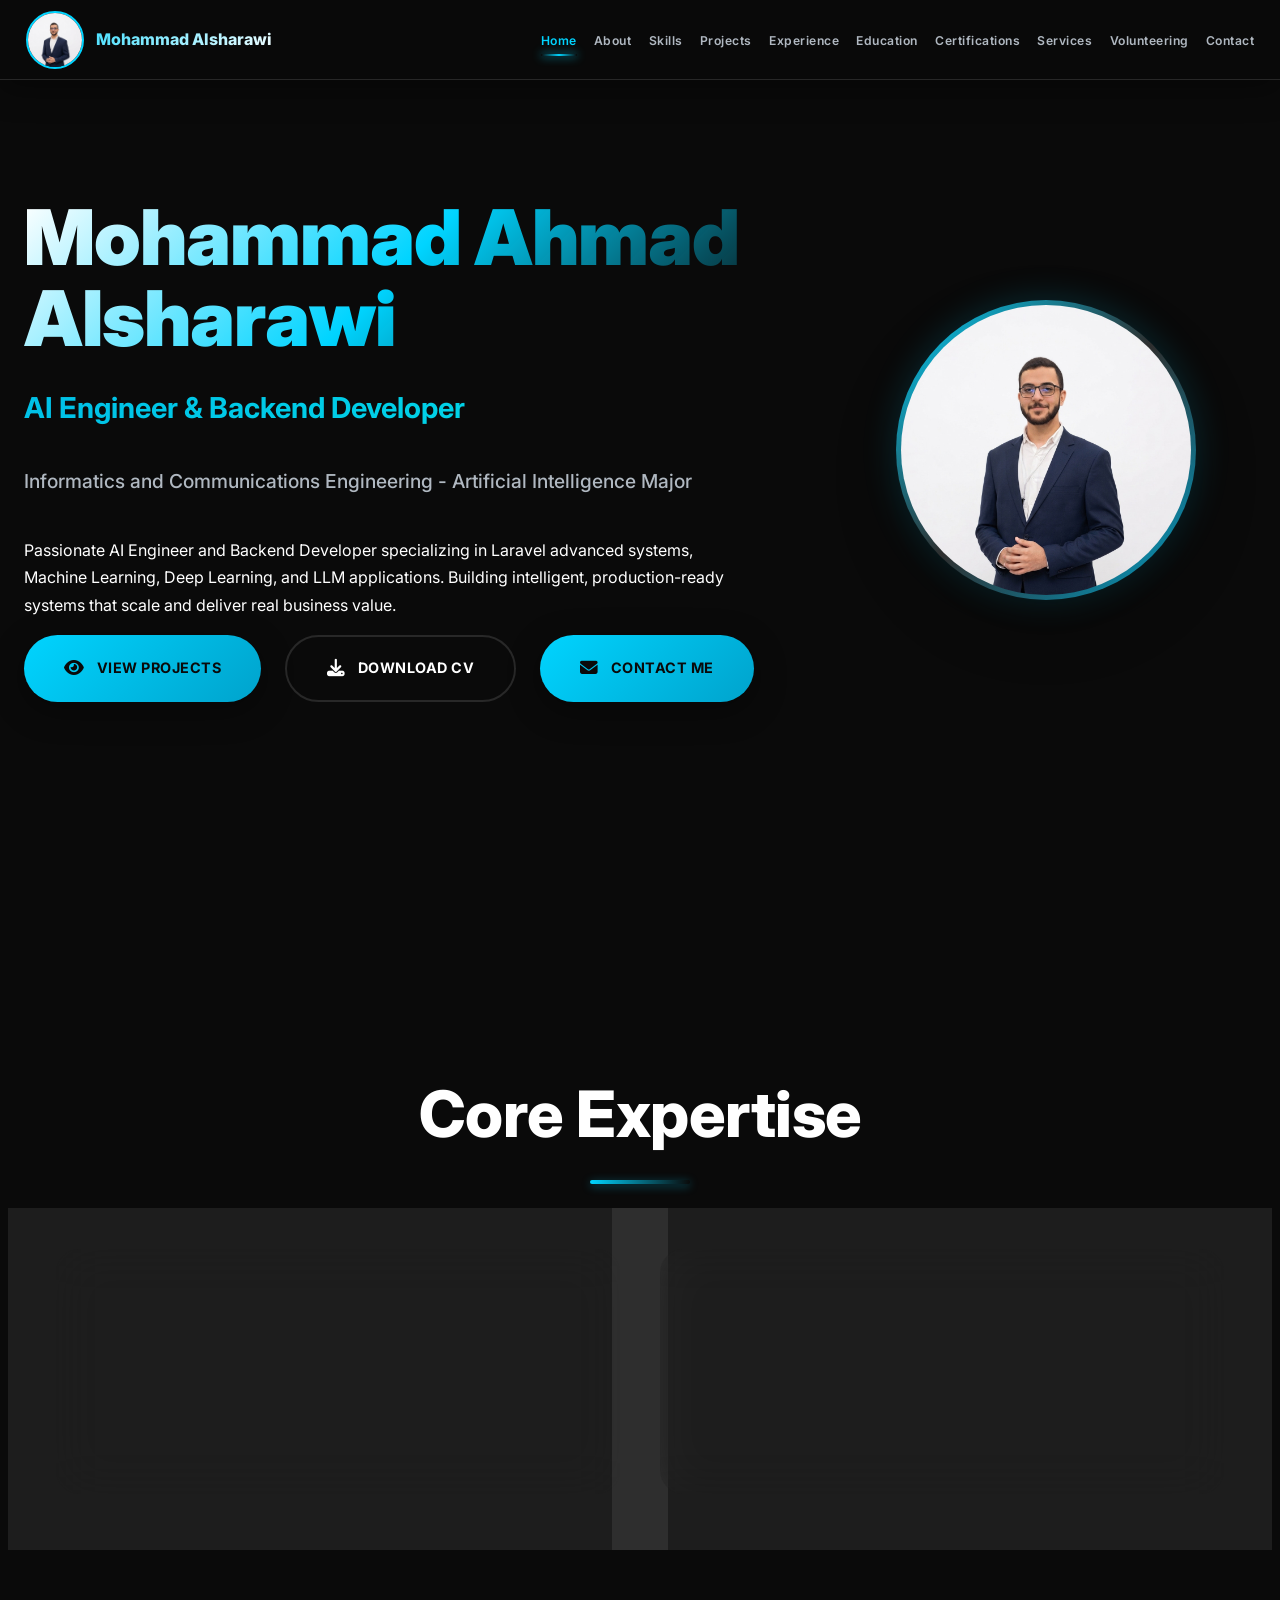
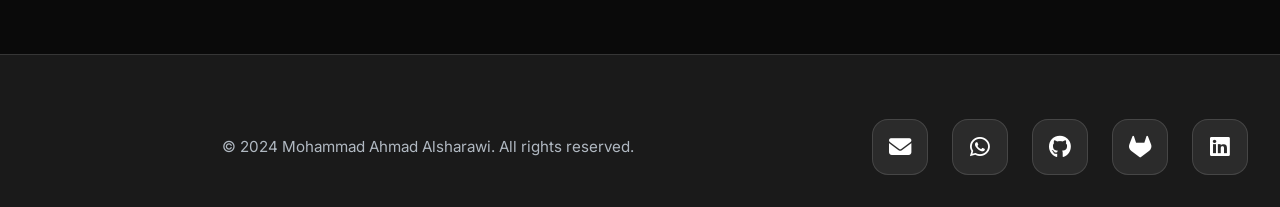
<file: index.html>
<!DOCTYPE html>
<html lang="en">
<head>
<style>
  .profile-img.profile-photo {
  position: relative;
  width: 300px;
  height: 300px;
  border-radius: 50%;
  overflow: hidden;
  animation: float 6s ease-in-out infinite;
  padding: 5px;
  background: linear-gradient(135deg, var(--accent), rgba(255,255,255,0.15), var(--accent-dark));
  box-shadow:
    0 25px 60px rgba(0, 0, 0, 0.3),
    0 0 35px rgba(0, 212, 255, 0.18);
}

.profile-img.profile-photo img {
  width: 100%;
  height: 100%;
  border-radius: 50%;
  object-fit: cover;
  display: block;
  background: #0b1220;
}
</style>
  <meta charset="UTF-8">
  <meta name="viewport" content="width=device-width, initial-scale=1.0">
  <title>Mohammad Alsharawi | AI Engineer & Backend Developer</title>
  <link rel="stylesheet" href="assets/css/style.css">
  <link href="https://fonts.googleapis.com/css2?family=Inter:wght@300;400;500;600;700;800&display=swap" rel="stylesheet">
  <link href="https://fonts.googleapis.com/css2?family=Noto+Sans+Arabic:wght@400;500;600;700&display=swap" rel="stylesheet">
  <link rel="stylesheet" href="https://cdnjs.cloudflare.com/ajax/libs/font-awesome/6.5.2/css/all.min.css" integrity="sha512-SnH5WK+bZxgPHs44uWIX+LLJAJ9/2PkPKZ5QiAj6Ta86w+fsb2TkcmfRyVX3pBnMFcV7oQPJkl9QevSCWr3W6A==" crossorigin="anonymous" referrerpolicy="no-referrer" />
</head>
<body>
  <!-- Navigation -->
  <nav class="navbar">
    <div class="nav-container">
      <a href="index.html" class="logo" aria-label="Home">
          <img src="assets/images/profile.jpg"
              alt="Mohammad Alsharawi"
              class="navbar-profile-img">

          <span>Mohammad Alsharawi</span>
      </a>
      <ul class="navbar-nav">
        <li><a href="index.html" class="nav-link active" data-lang="nav-home" aria-label="Home"></a></li>
        <li><a href="about.html" class="nav-link" data-lang="nav-about" aria-label="About"></a></li>
        <li><a href="skills.html" class="nav-link" data-lang="nav-skills" aria-label="Skills"></a></li>
        <li><a href="projects.html" class="nav-link" data-lang="nav-projects" aria-label="Projects"></a></li>
        <li><a href="experience.html" class="nav-link" data-lang="nav-experience" aria-label="Experience"></a></li>
        <li><a href="education.html" class="nav-link" data-lang="nav-education" aria-label="Education"></a></li>
        <li><a href="certifications.html" class="nav-link" data-lang="nav-certifications" aria-label="Certifications"></a></li>
        <li><a href="services.html" class="nav-link" data-lang="nav-services" aria-label="Services"></a></li>
        <li><a href="volunteers.html" class="nav-link" data-lang="nav-Volunteering">Volunteering</a></li>
        <li><a href="contact.html" class="nav-link" data-lang="nav-contact" aria-label="Contact"></a></li>
      </ul>
      <button class="hamburger" type="button" aria-label="Toggle navigation" aria-expanded="false">
        <span></span>
        <span></span>
        <span></span>
      </button>
    </div>
  </nav>

  <!-- Hero -->
  <section class="hero animate" id="home">
    <div class="hero-content">
      <h1 data-lang="hero-name">Mohammad Ahmad Alsharawi</h1>
      <div class="subtitle" data-lang="hero-subtitle">AI Engineer & Backend Developer</div>
      <div class="academic-subtitle" data-lang="hero-academic">Informatics and Communications Engineering - Artificial Intelligence Major</div>
      <p data-lang="hero-desc">Passionate AI Engineer and Backend Developer specializing in Laravel advanced systems, Machine Learning, Deep Learning, LLM applications. Building intelligent production-ready systems that scale.</p>
      <div class="cta-buttons">
        <a href="projects.html" class="btn btn-primary">
          <i class="fas fa-eye"></i> <span data-lang="view-projects">View Projects</span>
        </a>
        <a href="CV/Mohammad_Ahmed_Alsharawi.pdf" class="btn btn-secondary" download>
          <i class="fas fa-download"></i> <span data-lang="download-cv">Download CV</span>
        </a>
        <a href="contact.html" class="btn btn-primary">
          <i class="fas fa-envelope"></i> <span data-lang="contact-me">Contact Me</span>
        </a>
      </div>
    </div>
    <div class="hero-image">
      <div class="profile-img profile-photo">
        <img src="assets/images/profile.jpg" alt="Mohammad Alsharawi">
      </div>
    </div>
  </section>

  <!-- Highlights -->
  <section class="section animate" id="highlights">
    <h2 class="section-title">Core Expertise</h2>
    <div class="grid">
      <div class="card">
        <i class="fas fa-robot"></i>
        <h3>AI Solutions</h3>
        <p>ML/DL/LLM production systems</p>
      </div>
      <div class="card">
        <i class="fab fa-laravel"></i>
        <h3>Laravel Backend</h3>
        <p>Scalable APIs & dashboards</p>
      </div>
      <!-- More highlights -->
    </div>
  </section>

  <!-- Footer -->
  <footer class="footer">
    <div class="footer-container">
      <div class="footer-text">
        <p data-lang="copyright">&copy; 2024 Mohammad Ahmad Alsharawi. All rights reserved.</p>
      </div>
      <div class="footer-icons">
        <a href="mailto:eng.mohammadalsharawi@gmail.com" class="footer-icon" aria-label="Email Mohammad Alsharawi" title="Send Email" rel="noopener">
          <i class="fas fa-envelope" aria-hidden="true"></i>
        </a>
        <a href="https://wa.me/963939795817" class="footer-icon" aria-label="WhatsApp Mohammad Alsharawi" title="WhatsApp Chat" target="_blank" rel="noopener">
          <i class="fab fa-whatsapp" aria-hidden="true"></i>
        </a>
        <a href="https://github.com/MohammadAlsharawi" class="footer-icon" aria-label="GitHub Mohammad Alsharawi" title="GitHub Profile" target="_blank" rel="noopener">
          <i class="fab fa-github" aria-hidden="true"></i>
        </a>
        <a href="https://gitlab.com/MohammedAlsharawi" class="footer-icon" aria-label="GitLab Mohammad Alsharawi" title="GitLab Profile" target="_blank" rel="noopener">
          <i class="fab fa-gitlab" aria-hidden="true"></i>
        </a>
        <a href="https://www.linkedin.com/in/mohammad-alsharawi?utm_source=share&utm_campaign=share_via&utm_content=profile&utm_medium=ios_app" class="footer-icon" aria-label="LinkedIn Mohammad Alsharawi" title="LinkedIn Profile" target="_blank" rel="noopener">
          <i class="fab fa-linkedin" aria-hidden="true"></i>
        </a>
      </div>
    </div>
  </footer>

  <script src="assets/js/language.js"></script>
  <script src="assets/js/main.js"></script>
  <script src="assets/js/components.js"></script>
</body>
</html>
</file>
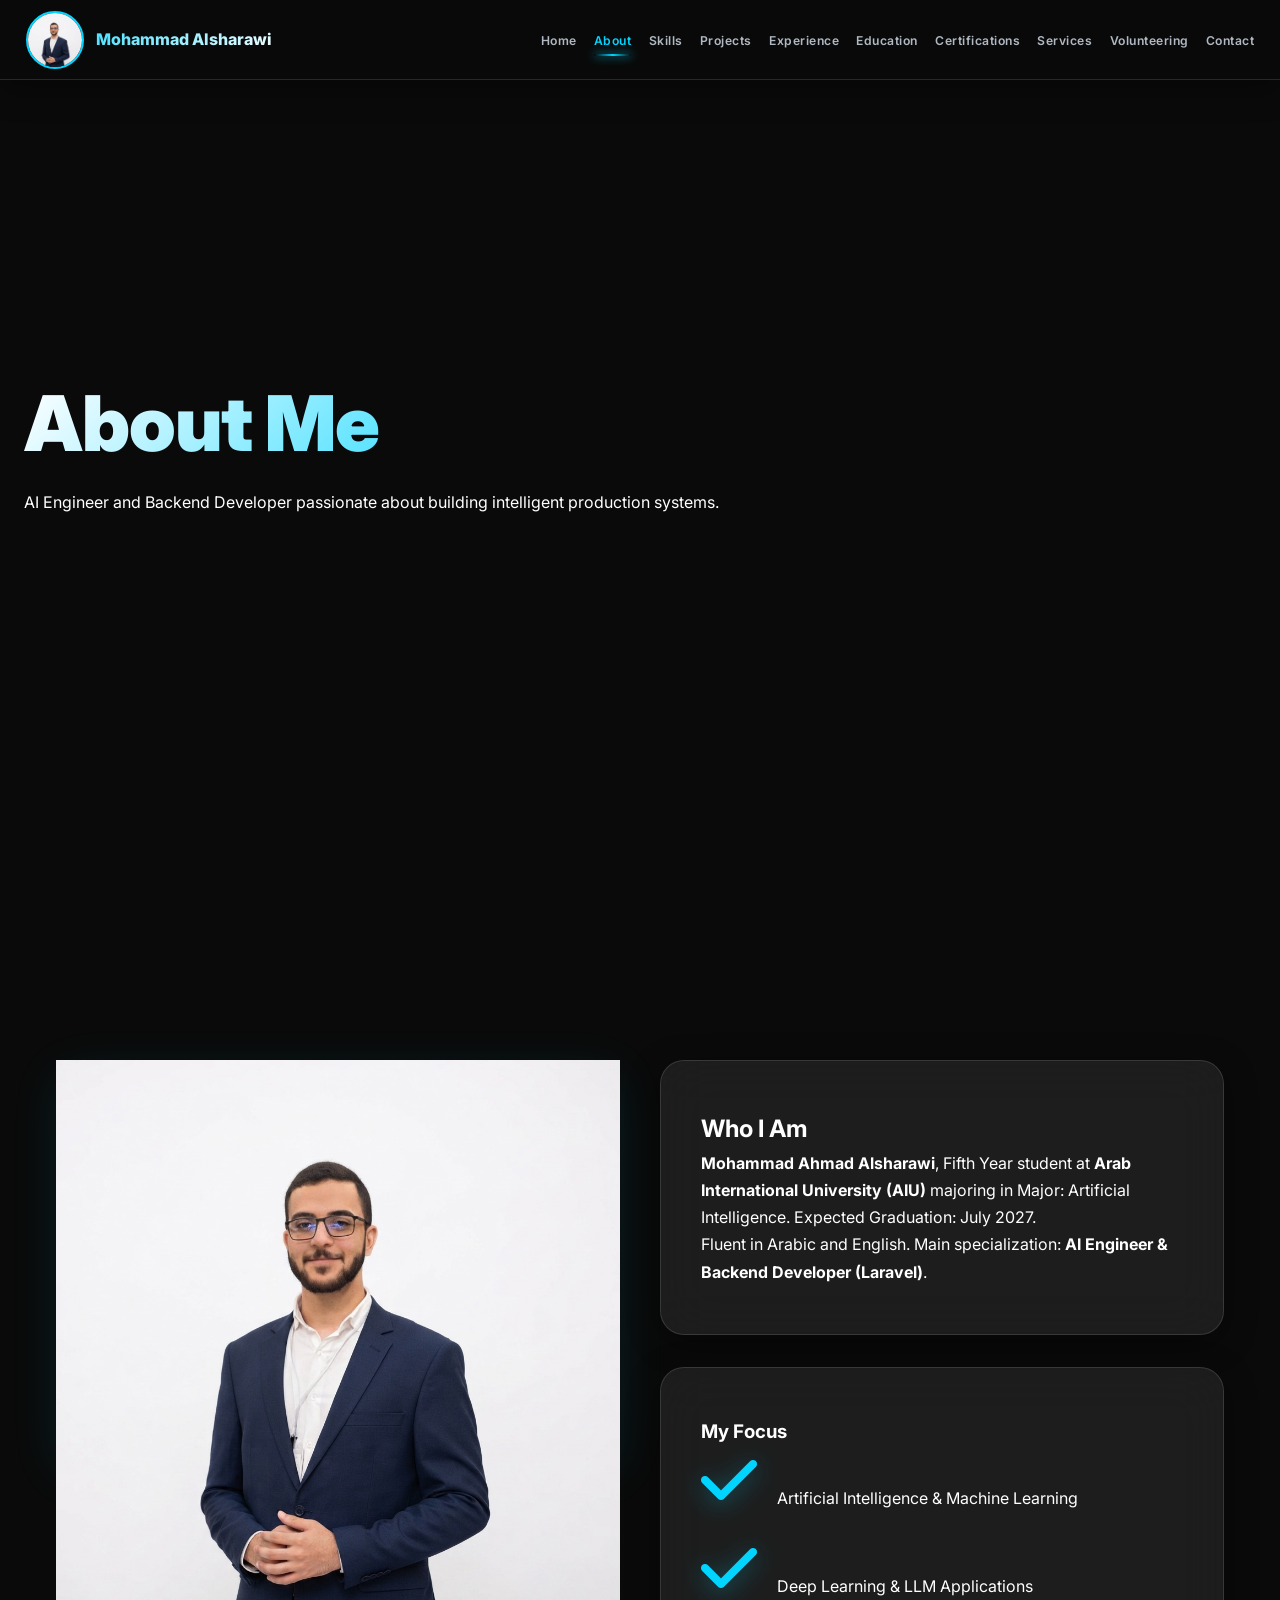
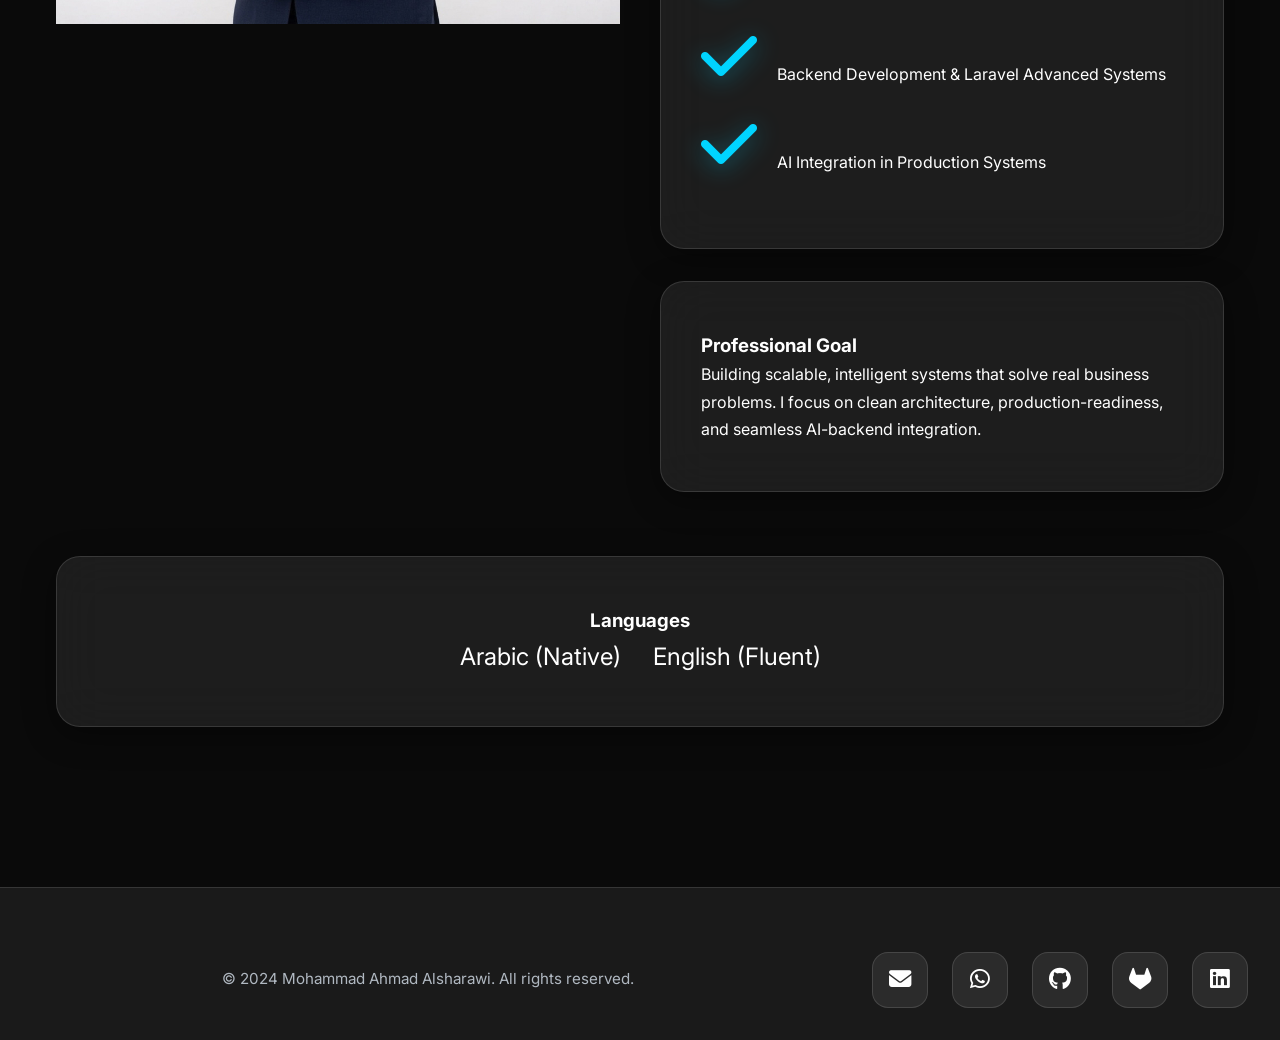
<file: about.html>
<!DOCTYPE html>
<html lang="en">
<head>
  <meta charset="UTF-8">
  <meta name="viewport" content="width=device-width, initial-scale=1.0">
  <title data-lang="nav-about">About | Mohammad Alsharawi</title>
  <link rel="stylesheet" href="assets/css/style.css">
  <link href="https://fonts.googleapis.com/css2?family=Inter:wght@300;400;500;600;700;800&display=swap" rel="stylesheet">
  <link href="https://fonts.googleapis.com/css2?family=Noto+Sans+Arabic:wght@400;500;600;700&display=swap" rel="stylesheet">
  <link rel="stylesheet" href="https://cdnjs.cloudflare.com/ajax/libs/font-awesome/6.5.2/css/all.min.css" integrity="sha512-SnH5WK+bZxgPHs44uWIX+LLJAJ9/2PkPKZ5QiAj6Ta86w+fsb2TkcmfRyVX3pBnMFcV7oQPJkl9QevSCWr3W6A==" crossorigin="anonymous" referrerpolicy="no-referrer" />
</head>
<body>
  <!-- Navigation -->
  <nav class="navbar">
    <div class="nav-container">
      <a href="index.html" class="logo" aria-label="Home">
          <img src="assets/images/profile.jpg"
              alt="Mohammad Alsharawi"
              class="navbar-profile-img">

          <span>Mohammad Alsharawi</span>
      </a>
      <ul class="navbar-nav">
        <li><a href="index.html" class="nav-link" data-lang="nav-home" aria-label="Home"></a></li>
        <li><a href="about.html" class="nav-link active" data-lang="nav-about" aria-label="About"></a></li>
        <li><a href="skills.html" class="nav-link" data-lang="nav-skills" aria-label="Skills"></a></li>
        <li><a href="projects.html" class="nav-link" data-lang="nav-projects" aria-label="Projects"></a></li>
        <li><a href="experience.html" class="nav-link" data-lang="nav-experience" aria-label="Experience"></a></li>
        <li><a href="education.html" class="nav-link" data-lang="nav-education" aria-label="Education"></a></li>
        <li><a href="certifications.html" class="nav-link" data-lang="nav-certifications" aria-label="Certifications"></a></li>
        <li><a href="services.html" class="nav-link" data-lang="nav-services" aria-label="Services"></a></li>
        <li><a href="volunteers.html" class="nav-link" data-lang="nav-Volunteering">Volunteering</a></li>
        <li><a href="contact.html" class="nav-link" data-lang="nav-contact" aria-label="Contact"></a></li>

      </ul>
      <button class="hamburger" type="button" aria-label="Toggle navigation" aria-expanded="false">
        <span></span>
        <span></span>
        <span></span>
      </button>
    </div>
  </nav>

  <!-- About Hero -->
  <section class="hero animate" id="hero">
    <div class="hero-content">
      <h1 data-lang="about-me">About Me</h1>
      <p data-lang="about-hero-desc">AI Engineer and Backend Developer passionate about building intelligent production systems.</p>
    </div>
  </section>

  <!-- About Content -->
  <section class="section animate" id="about-content">
    <div class="grid">
      <!-- Profile Image Column -->
      <div class="animate delay-1">
        <div class="profile-img" style="width: 100%; height: 400px; border-radius: 20px; font-size: 8rem; margin: 0 auto; display: block;">
          <img src="assets/images/profile.jpg" alt="Mohammad Alsharawi">
        </div>
        <!-- Replace with your profile photo: <img src="assets/images/profile.jpg" alt="Mohammad Alsharawi" style="width:100%; height:400px; object-fit:cover; border-radius:20px;" loading="lazy"> -->
      </div>

      <!-- Bio Column -->
      <div class="animate delay-2">
        <div class="card">
          <h2 data-lang="who-i-am">Who I Am</h2>
          <p data-lang="who-i-am-desc"><strong data-lang="hero-name">Mohammad Ahmad Alsharawi</strong>, <span data-lang="fifth-year">Fifth Year</span> student at <strong data-lang="aiu-university">Arab International University (AIU)</strong> majoring in <span data-lang="major-ai">Artificial Intelligence</span>. <span data-lang="grad-2027">Expected graduation: July 2027</span>.</p>
          <p data-lang="about-specialization">Fluent in Arabic and English. Main specialization: <strong>AI Engineer & Backend Developer (Laravel)</strong>.</p>
        </div>

        <div class="card" style="margin-top: 2rem;">
          <h3 data-lang="my-focus">My Focus</h3>
          <ul style="list-style: none; padding: 0;">
            <li data-lang="focus-ai"><i class="fas fa-check" aria-hidden="true" style="color: var(--accent); margin-right: 1rem;"></i> Artificial Intelligence & Machine Learning</li>
            <li data-lang="focus-dl"><i class="fas fa-check" aria-hidden="true" style="color: var(--accent); margin-right: 1rem;"></i> Deep Learning & LLM Applications</li>
            <li data-lang="focus-backend"><i class="fas fa-check" aria-hidden="true" style="color: var(--accent); margin-right: 1rem;"></i> Backend Development & Laravel Advanced Systems</li>
            <li data-lang="focus-integration"><i class="fas fa-check" aria-hidden="true" style="color: var(--accent); margin-right: 1rem;"></i> AI Integration in Production Systems</li>
          </ul>
        </div>

        <div class="card" style="margin-top: 2rem;">
          <h3 data-lang="professional-goal">Professional Goal</h3>
          <p data-lang="goal-desc">Building scalable, intelligent systems that solve real business problems. I focus on clean architecture, production-readiness, and seamless AI-backend integration.</p>
        </div>
      </div>
    </div>

    <!-- Languages -->
    <div class="grid" style="margin-top: 4rem;">
      <div class="card animate delay-3" style="text-align: center;">
        <h3 data-lang="languages">Languages</h3>
        <div style="font-size: 1.5rem; gap: 2rem; display: flex; justify-content: center; flex-wrap: wrap;">
          <span data-lang="arabic-native"><i class="fas fa-flag" aria-hidden="true" style="color: #ff6b35;"></i> Arabic (Native)</span>
          <span data-lang="english-fluent"><i class="fas fa-globe" aria-hidden="true" style="color: #4285f4;"></i> English (Fluent)</span>
        </div>
      </div>
    </div>

  
  </section>

  <!-- Footer -->
  <footer class="footer">
    <div class="footer-container">
      <div class="footer-text">
        <p data-lang="copyright">&copy; 2024 Mohammad Ahmad Alsharawi. All rights reserved.</p>
      </div>
      <div class="footer-icons">
        <a href="mailto:eng.mohammadalsharawi@gmail.com" class="footer-icon" aria-label="Email Mohammad Alsharawi" title="Send Email" rel="noopener">
          <i class="fas fa-envelope" aria-hidden="true"></i>
        </a>
        <a href="https://wa.me/963939795817" class="footer-icon" aria-label="WhatsApp Mohammad Alsharawi" title="WhatsApp Chat" target="_blank" rel="noopener">
          <i class="fab fa-whatsapp" aria-hidden="true"></i>
        </a>
        <a href="https://github.com/MohammadAlsharawi" class="footer-icon" aria-label="GitHub Mohammad Alsharawi" title="GitHub Profile" target="_blank" rel="noopener">
          <i class="fab fa-github" aria-hidden="true"></i>
        </a>
        <a href="https://gitlab.com/MohammedAlsharawi" class="footer-icon" aria-label="GitLab Mohammad Alsharawi" title="GitLab Profile" target="_blank" rel="noopener">
          <i class="fab fa-gitlab" aria-hidden="true"></i>
        </a>
        <a href="https://www.linkedin.com/in/mohammad-alsharawi?utm_source=share&utm_campaign=share_via&utm_content=profile&utm_medium=ios_app" class="footer-icon" aria-label="LinkedIn Mohammad Alsharawi" title="LinkedIn Profile" target="_blank" rel="noopener">
          <i class="fab fa-linkedin" aria-hidden="true"></i>
        </a>
      </div>
    </div>
  </footer>

  <script src="assets/js/language.js"></script>
  <script src="assets/js/main.js"></script>
  <script src="assets/js/components.js"></script>
</body>
</html>
</file>
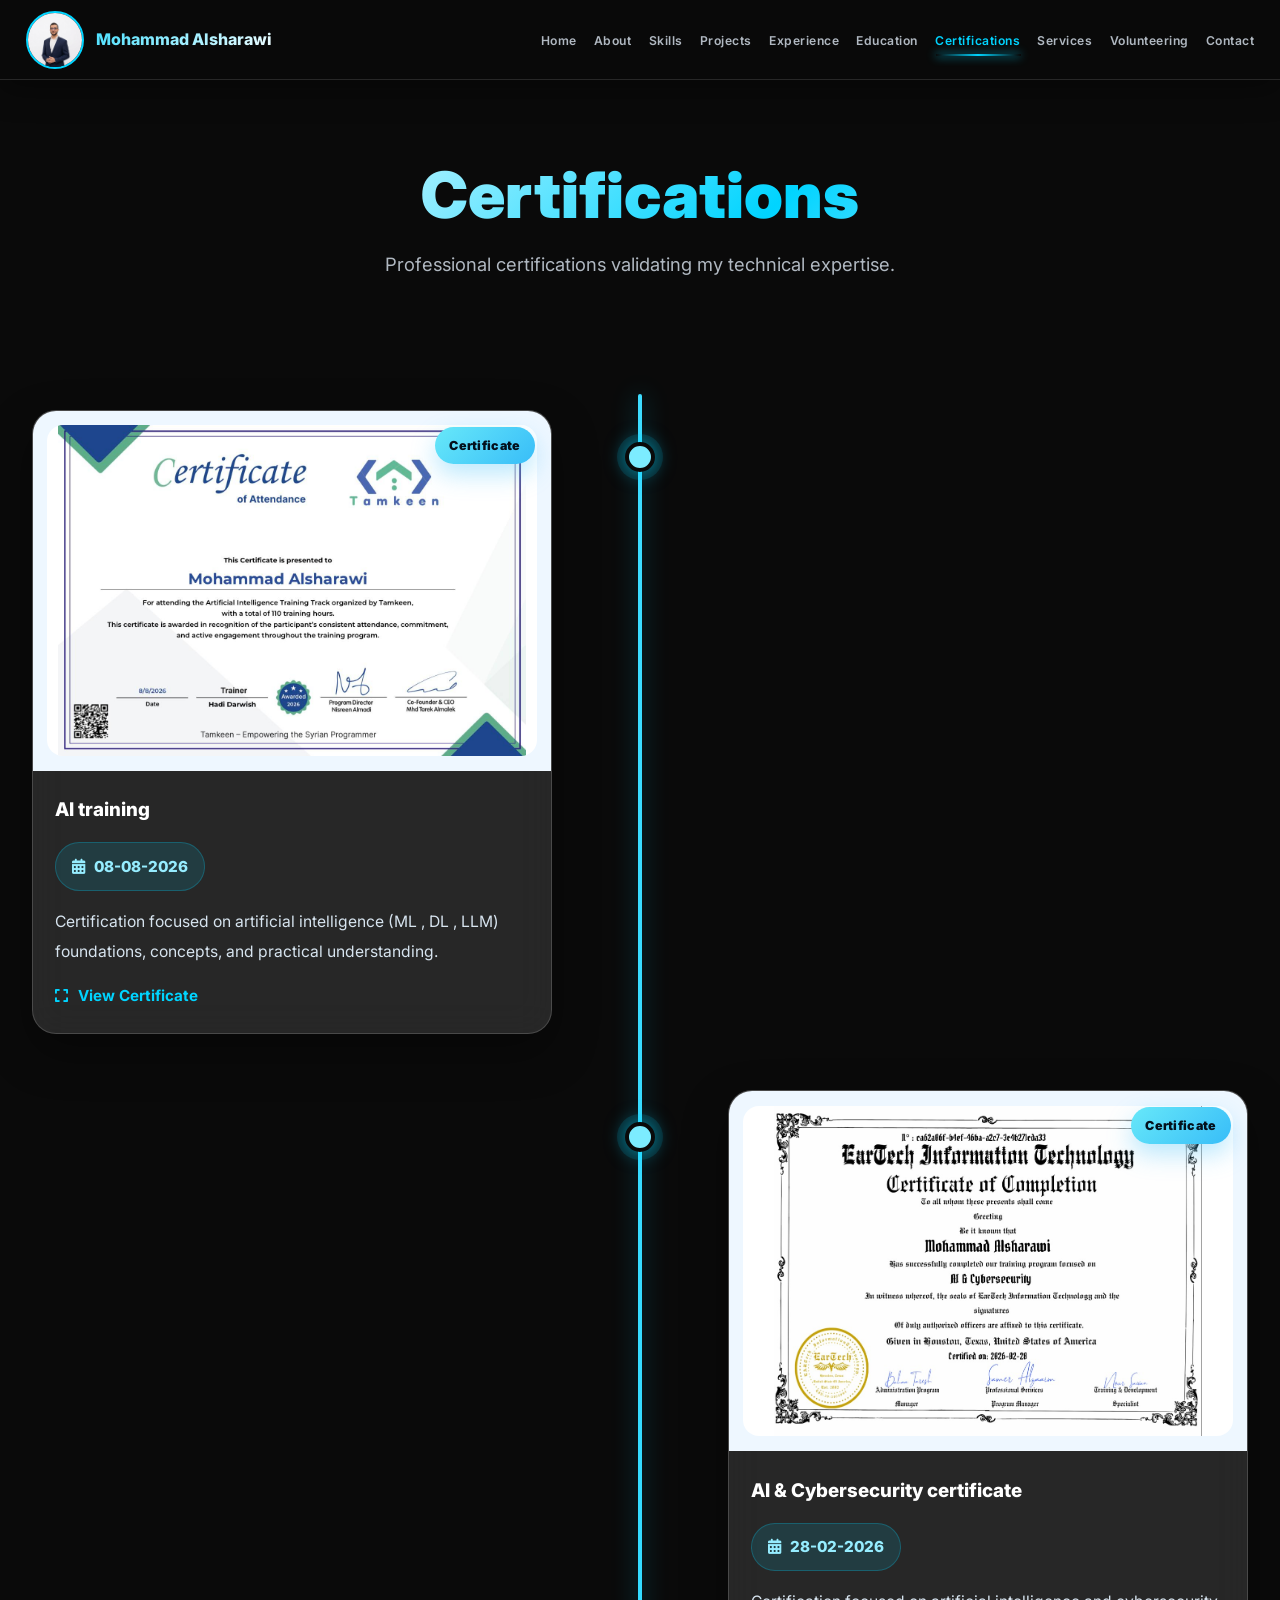
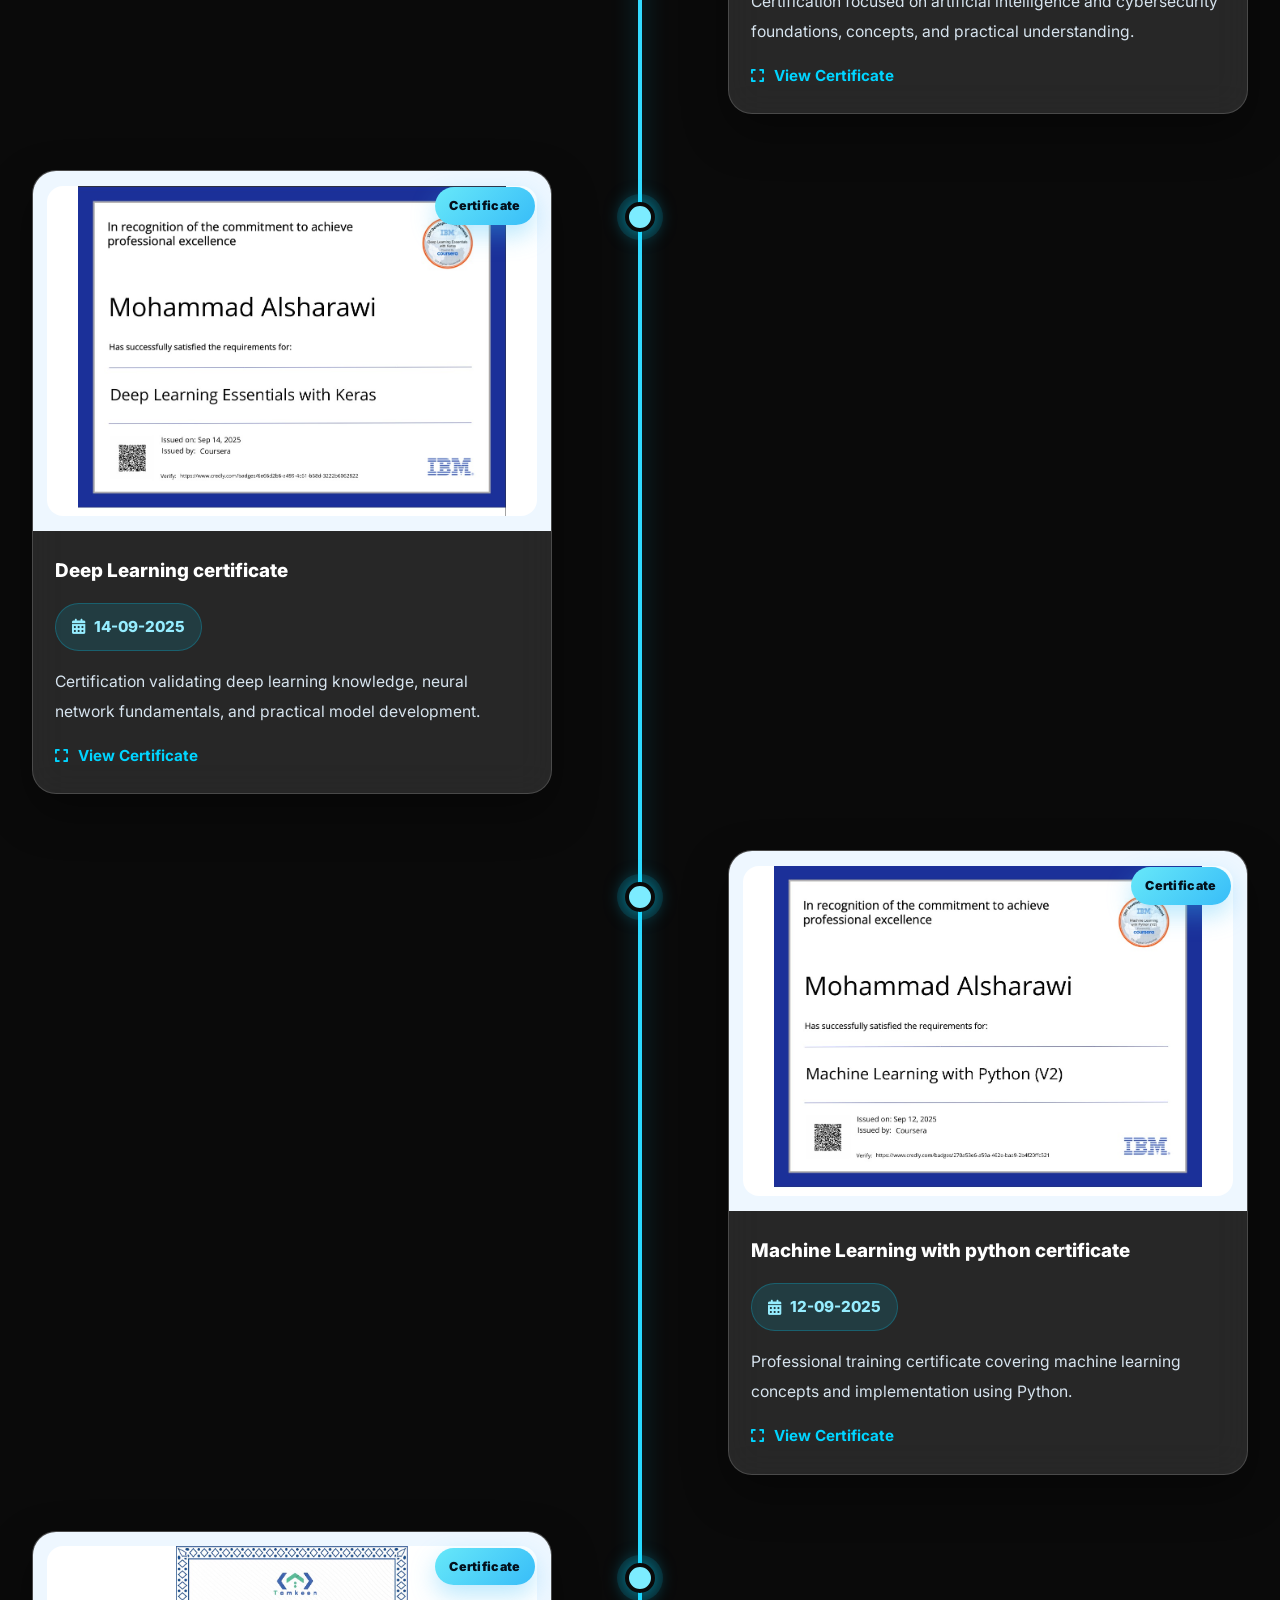
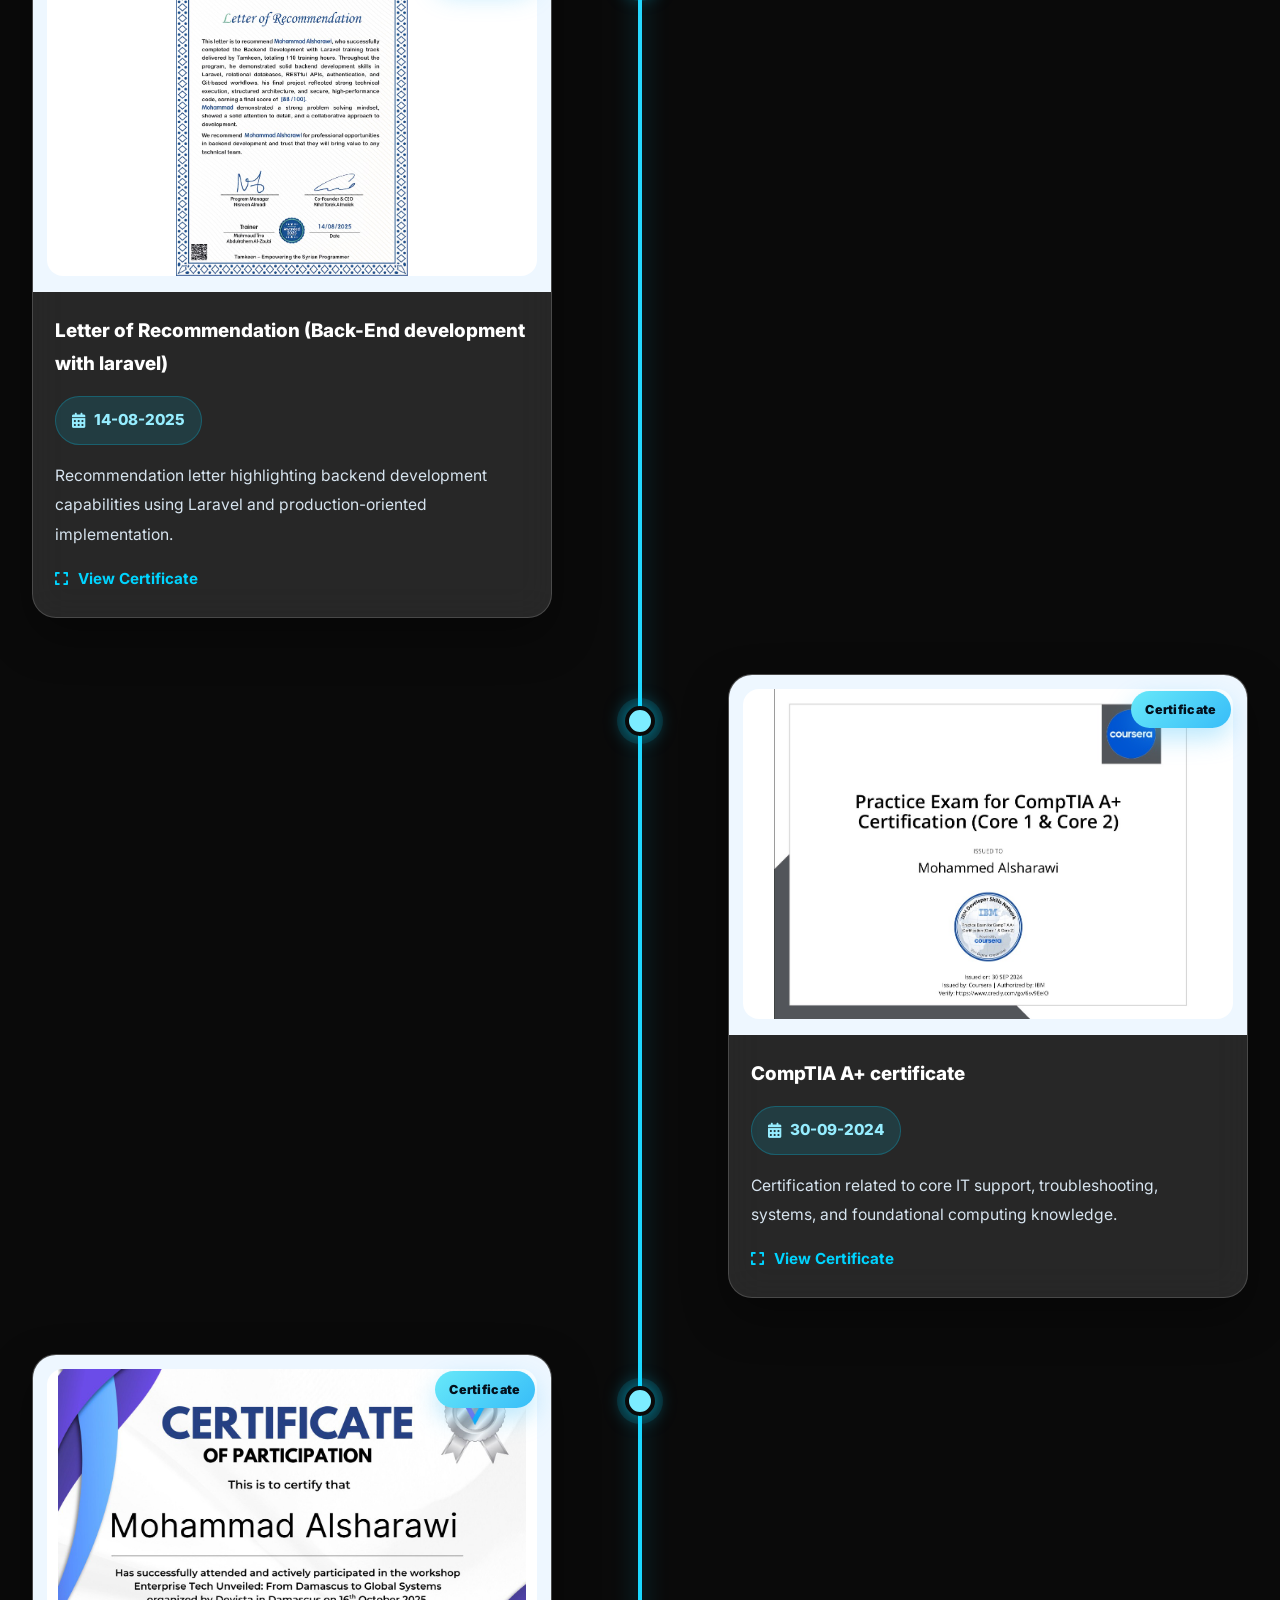
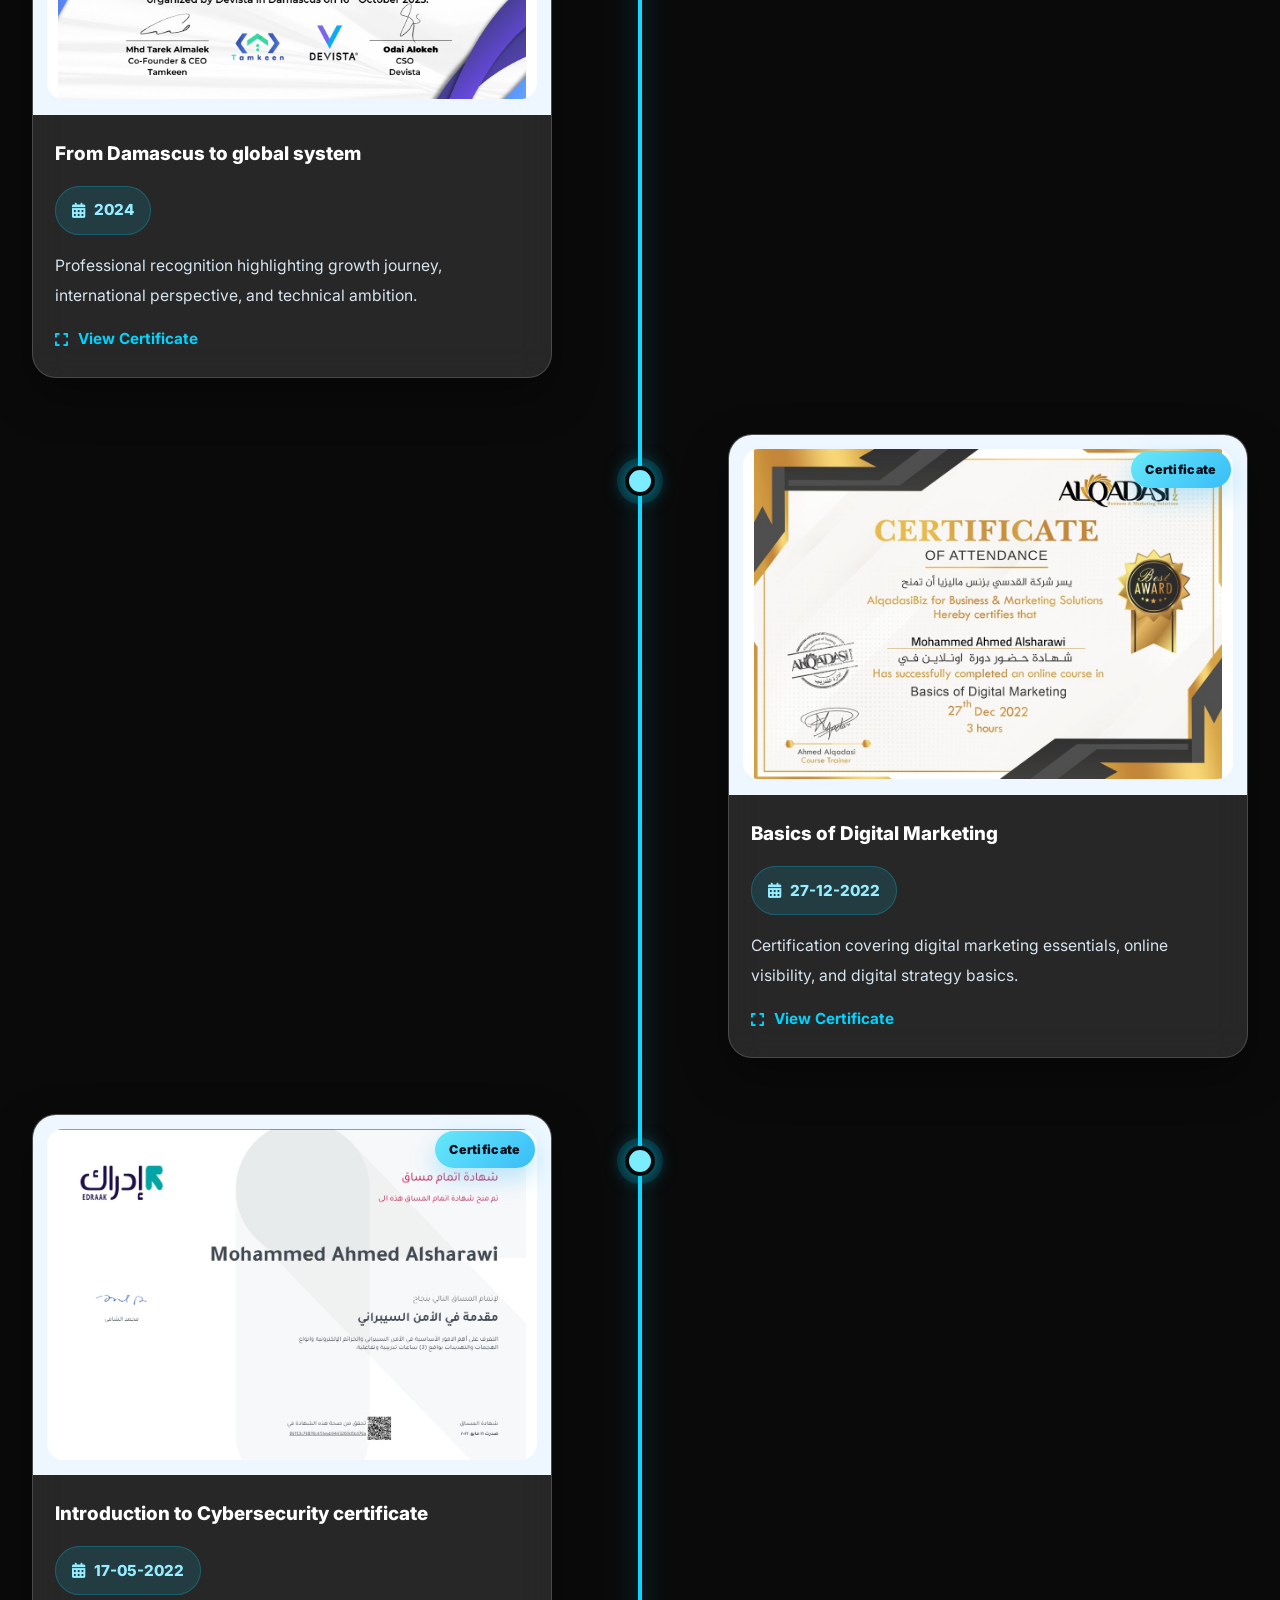
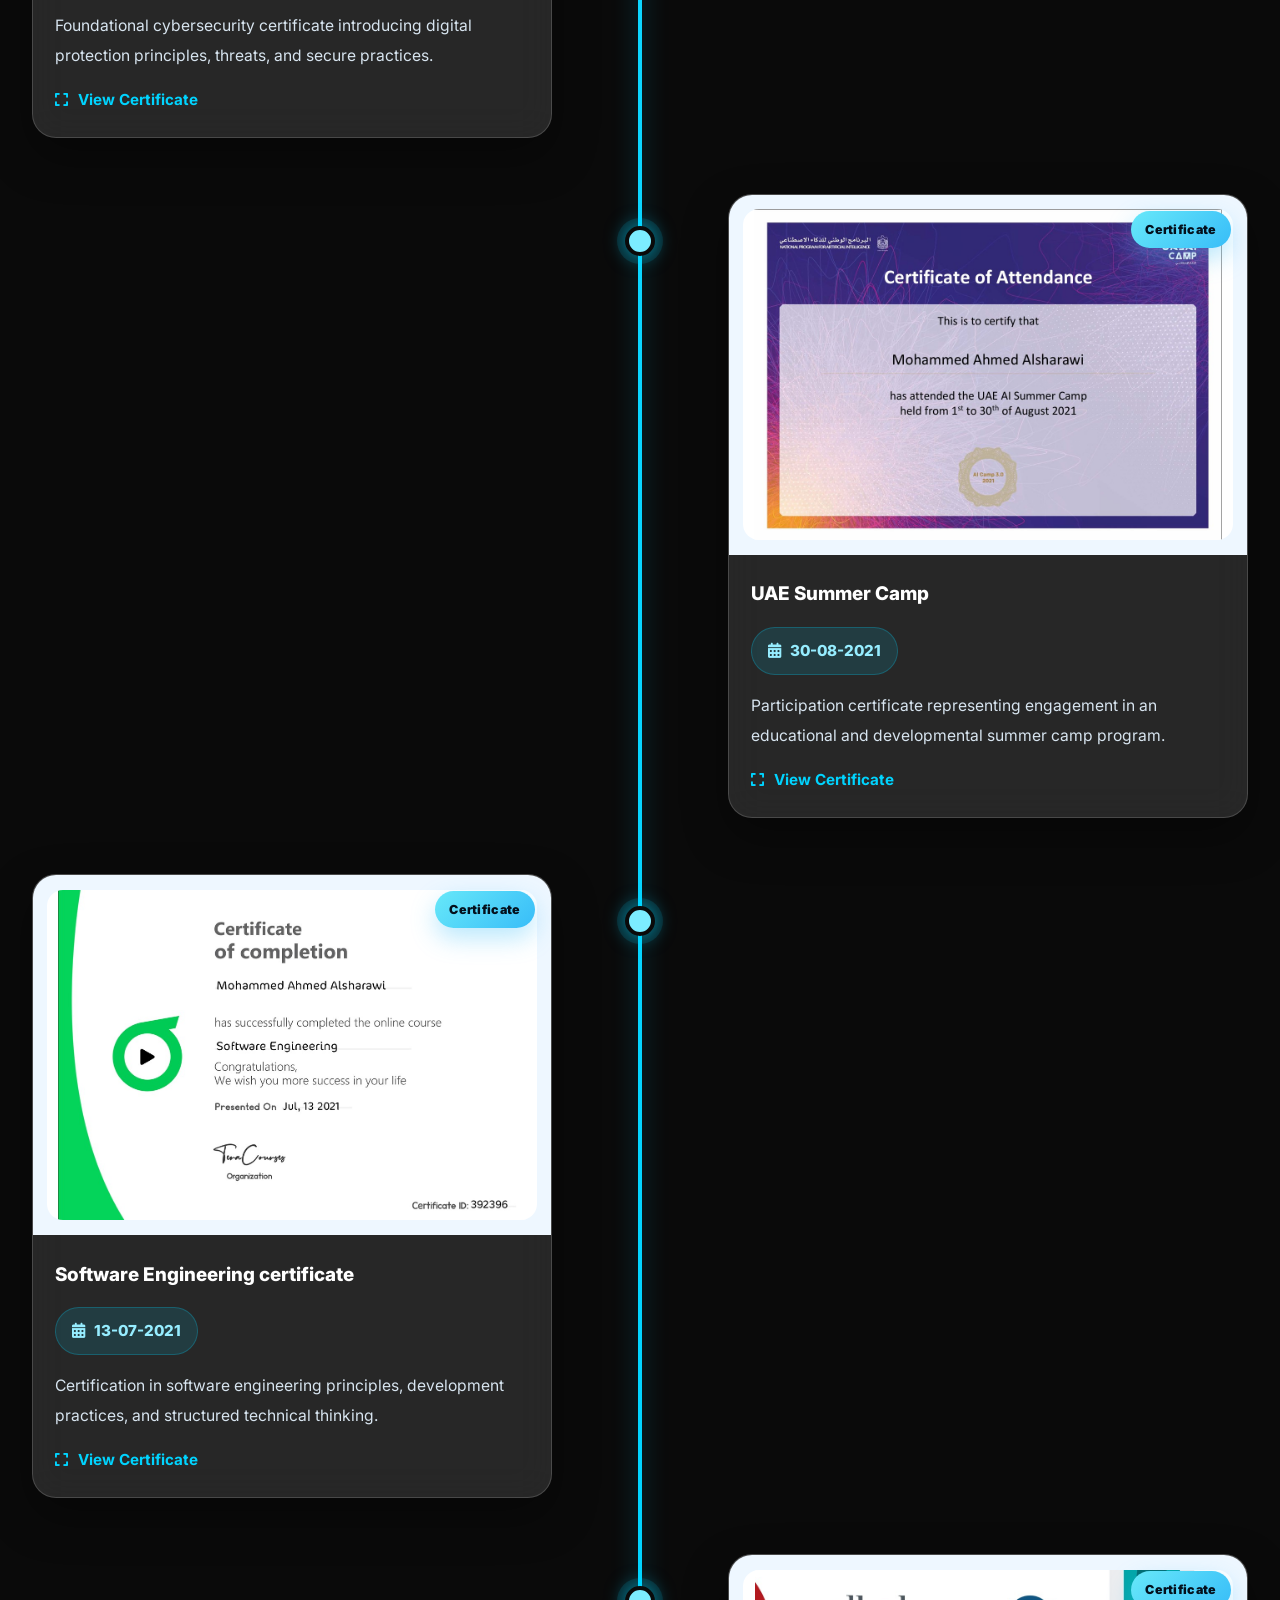
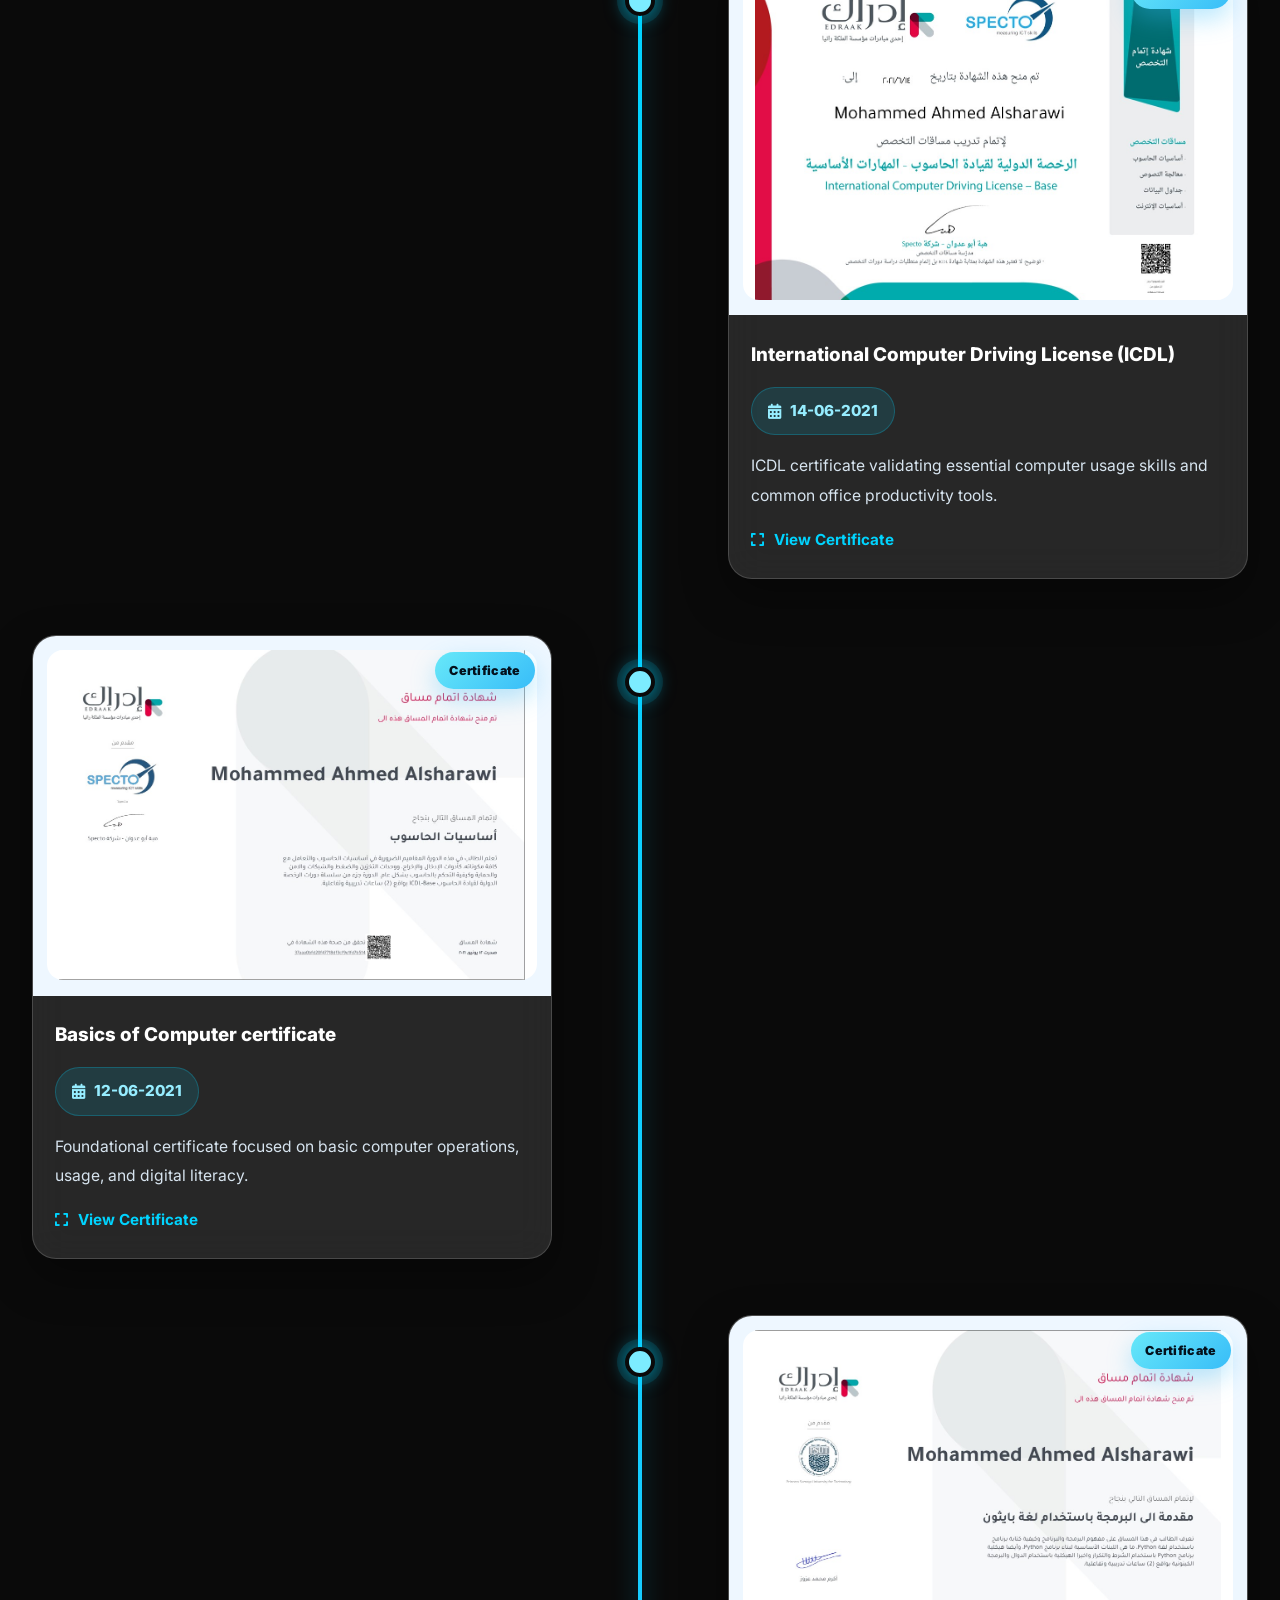
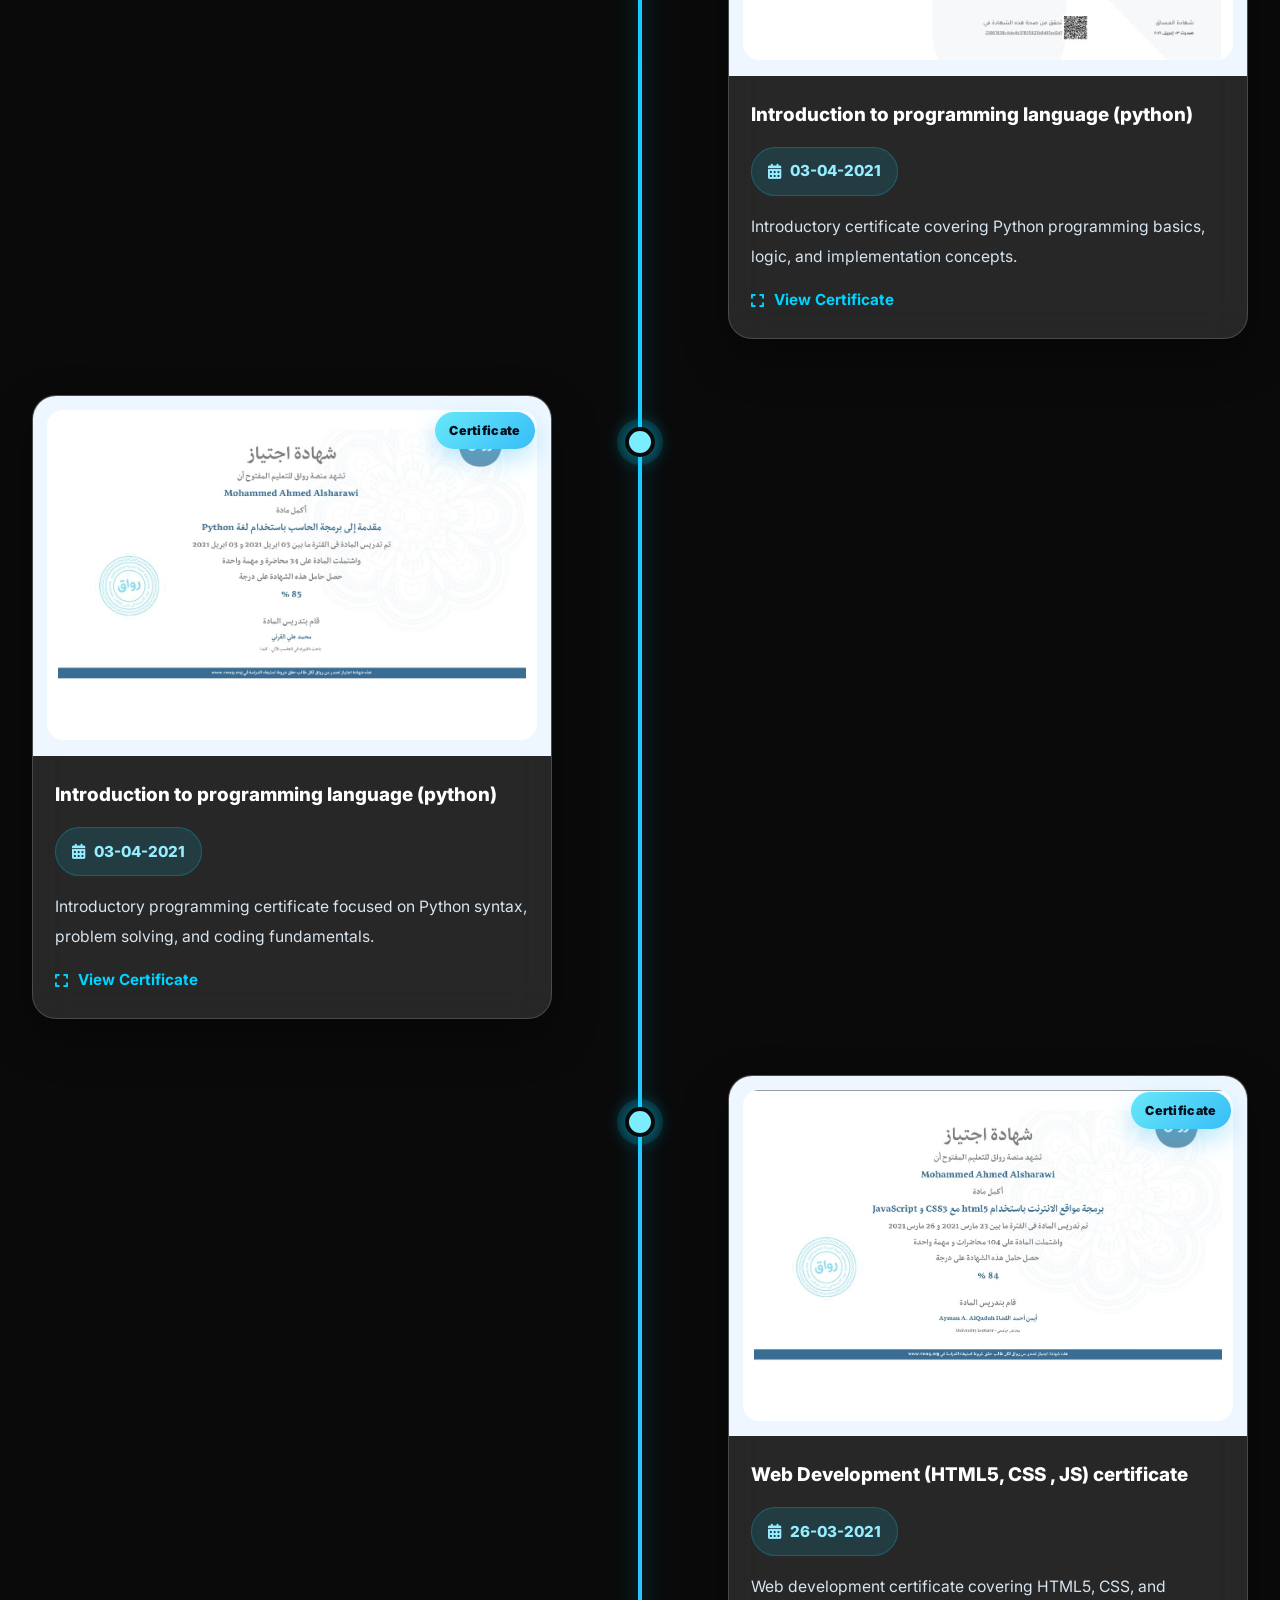
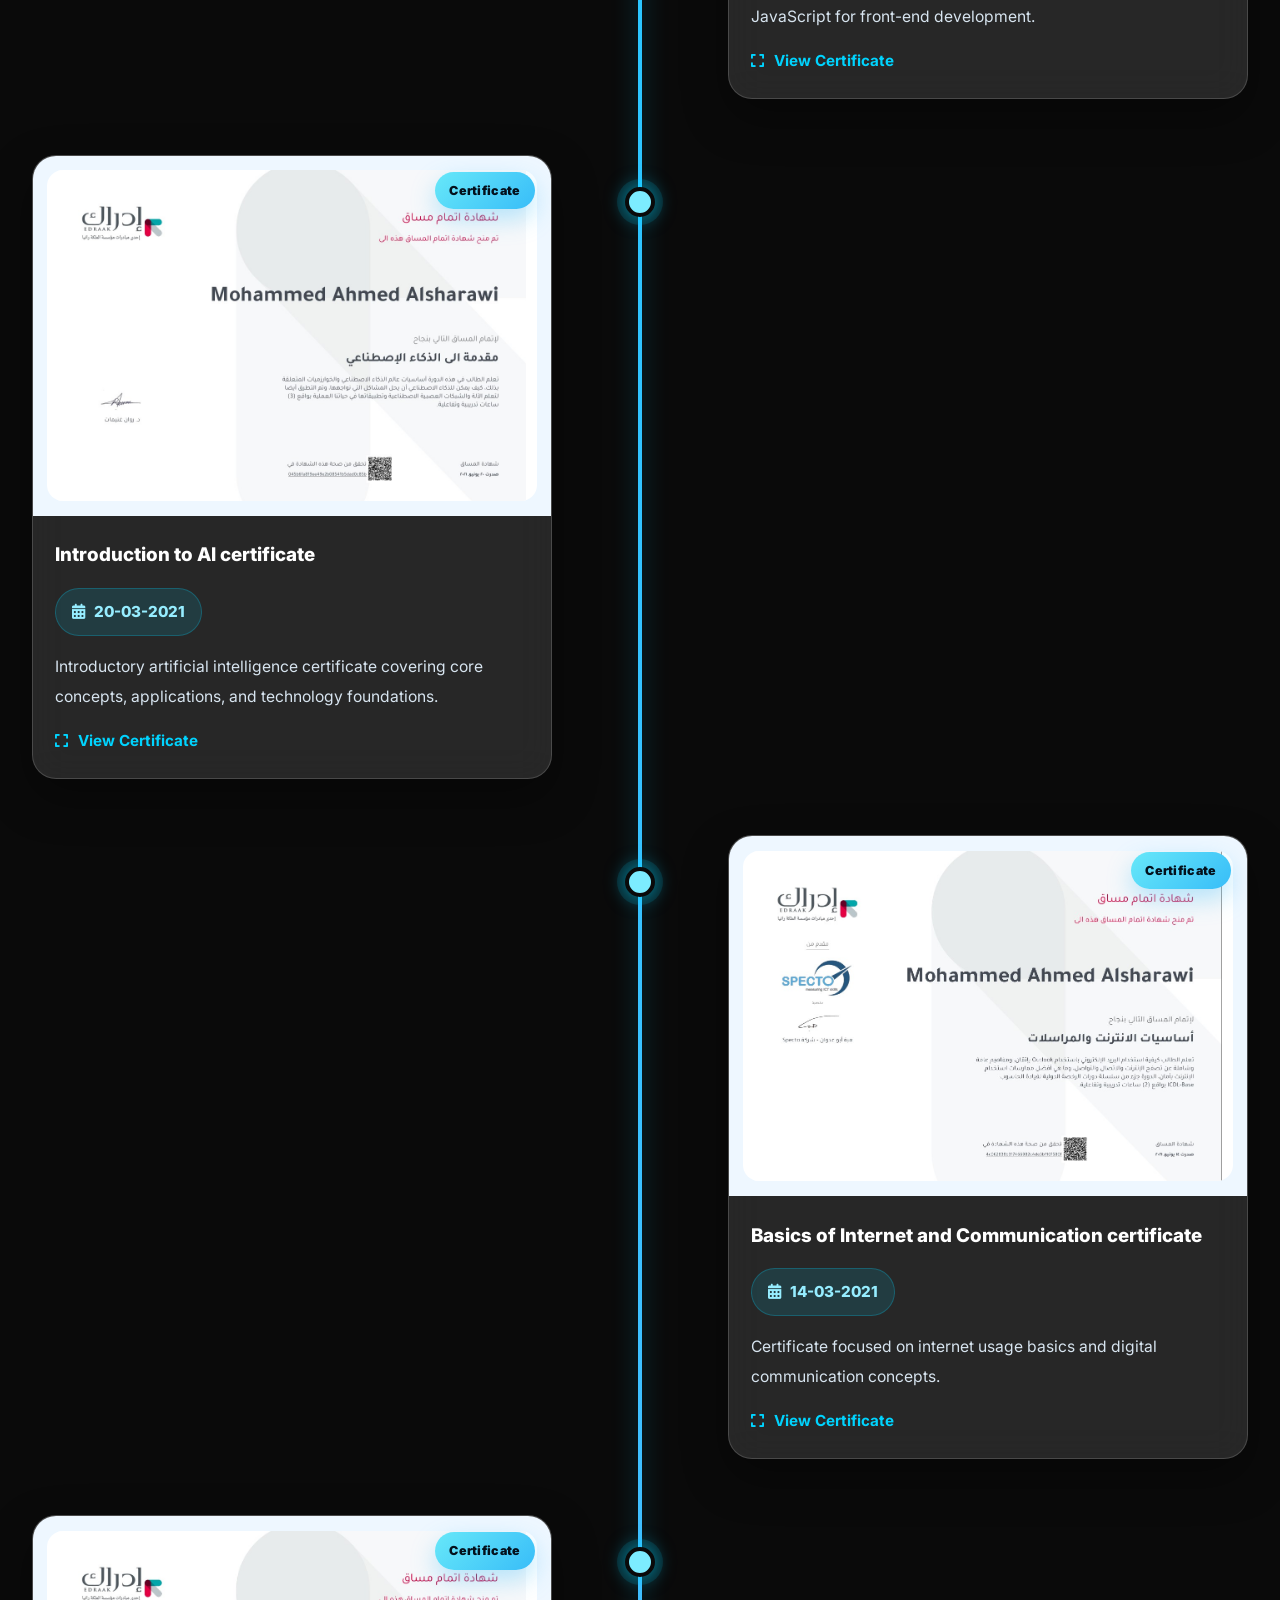
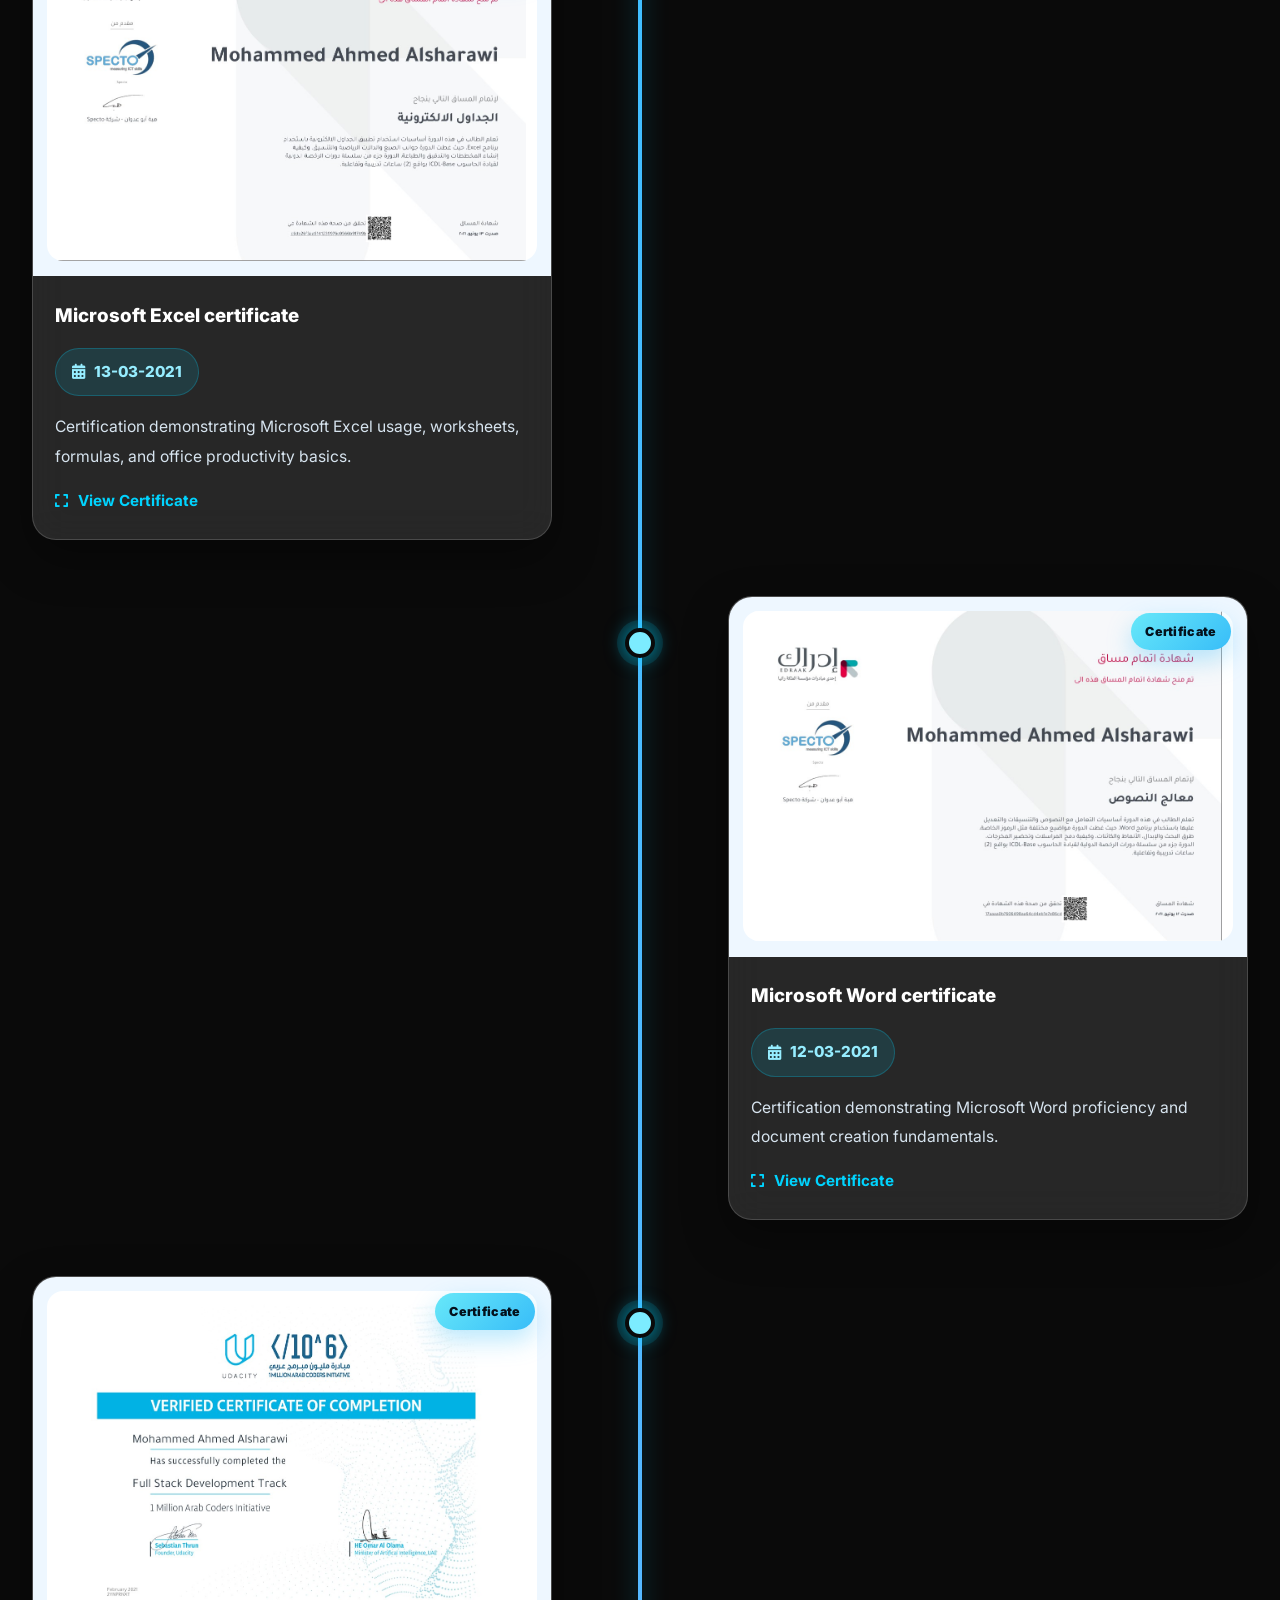
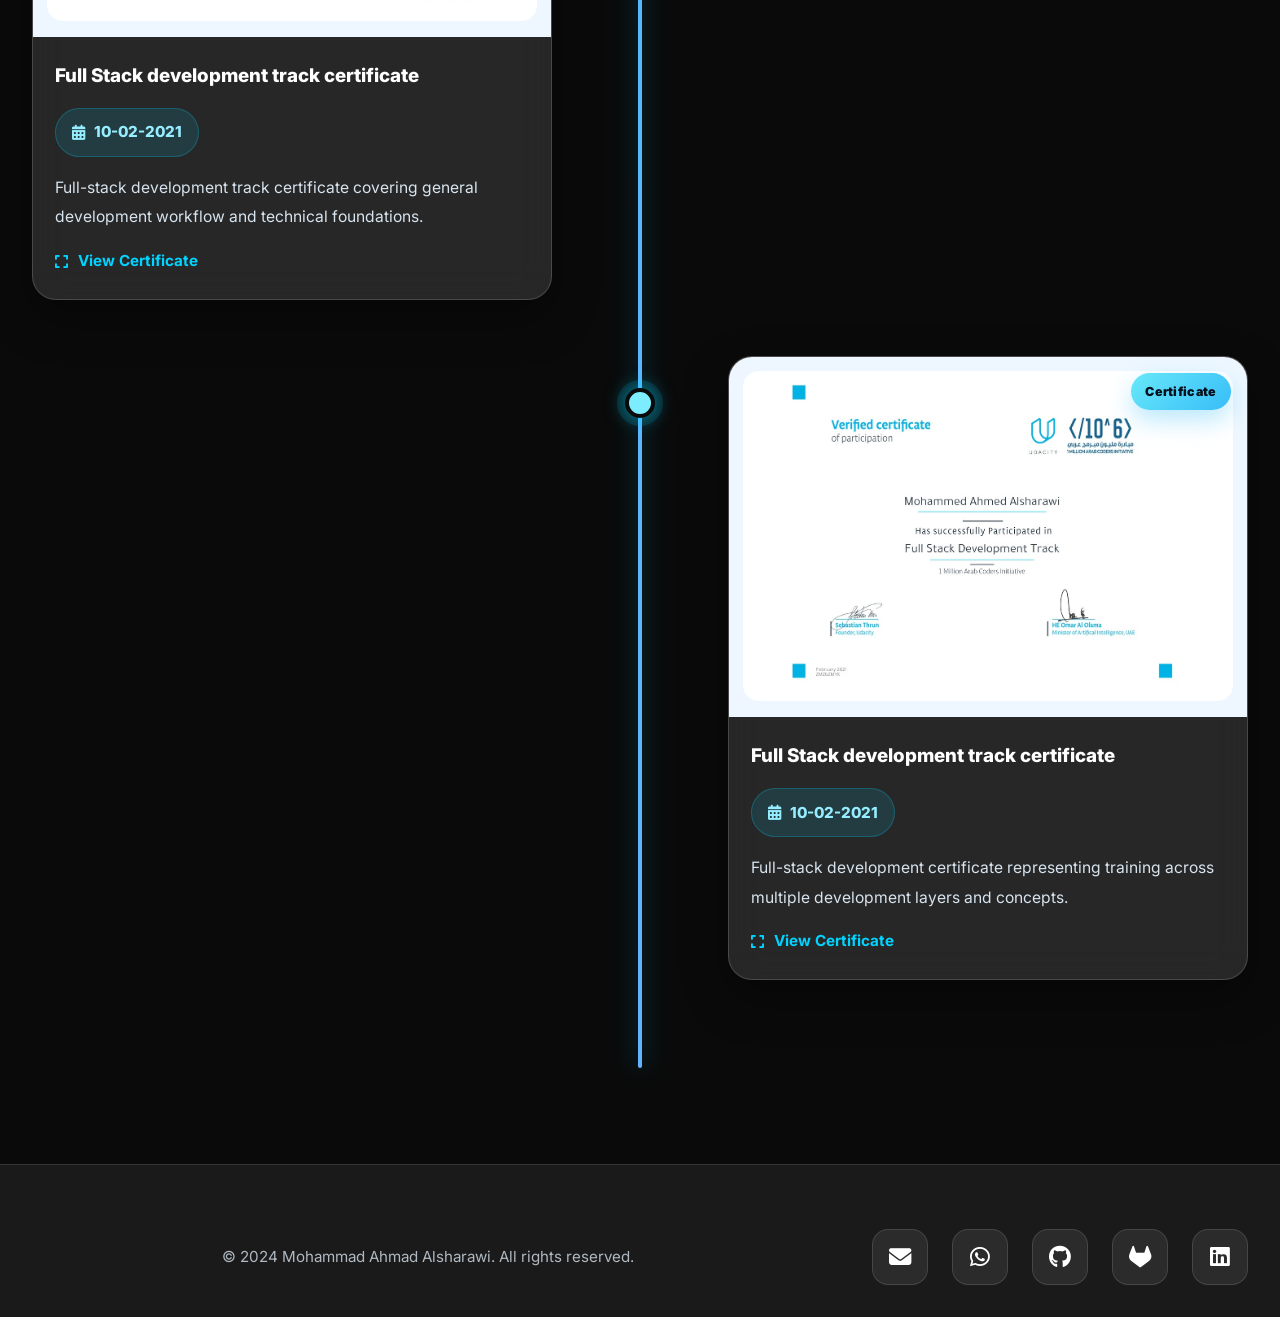
<file: certifications.html>
<!DOCTYPE html>
<html lang="en">
<head>
  <meta charset="UTF-8" />
  <meta name="viewport" content="width=device-width, initial-scale=1.0" />
  <title data-lang="nav-certifications">Certifications | Mohammad Alsharawi</title>

  <link rel="stylesheet" href="assets/css/style.css" />
  <link href="https://fonts.googleapis.com/css2?family=Inter:wght@300;400;500;600;700;800&display=swap" rel="stylesheet" />
  <link href="https://fonts.googleapis.com/css2?family=Noto+Sans+Arabic:wght@400;500;600;700&display=swap" rel="stylesheet" />
  <link rel="stylesheet" href="https://cdnjs.cloudflare.com/ajax/libs/font-awesome/6.5.2/css/all.min.css"
        integrity="sha512-SnH5WK+bZxgPHs44uWIX+LLJAJ9/2PkPKZ5QiAj6Ta86w+fsb2TkcmfRyVX3pBnMFcV7oQPJkl9QevSCWr3W6A=="
        crossorigin="anonymous" referrerpolicy="no-referrer" />

  <style>
    /* =========================================================
       CERTIFICATIONS PAGE ONLY
       أسماء خاصة لمنع أي تضارب مع style.css
    ========================================================= */

    .cert-page-shell-x {
      width: 100%;
      max-width: 1400px;
      margin: 0 auto;
      padding: 0 2rem;
    }

    .cert-hero-x {
      min-height: 42vh;
      display: flex;
      align-items: center;
      justify-content: center;
      text-align: center;
      padding-top: calc(var(--navbar-height) + 3rem);
      padding-bottom: 4rem;
    }

    .cert-hero-box-x {
      max-width: 900px;
      margin: 0 auto;
    }

    .cert-hero-box-x h1 {
      font-size: clamp(2.8rem, 5vw, 4.8rem);
      font-weight: 900;
      line-height: 1.1;
      margin-bottom: 1rem;
      background: linear-gradient(135deg, var(--text-primary) 0%, var(--accent) 65%, #9be7ff 100%);
      -webkit-background-clip: text;
      background-clip: text;
      -webkit-text-fill-color: transparent;
    }

    .cert-hero-box-x p {
      font-size: 1.15rem;
      color: var(--text-secondary);
      line-height: 1.9;
      max-width: 760px;
      margin: 0 auto;
    }

    .cert-section-x {
      padding: 1rem 0 6rem;
    }

    .cert-timeline-wrap-x {
      position: relative;
      width: 100%;
      max-width: 1240px;
      margin: 0 auto;
      padding: 1rem 0 2rem;
    }

    .cert-timeline-wrap-x::before {
      content: "";
      position: absolute;
      top: 0;
      bottom: 0;
      left: 50%;
      transform: translateX(-50%);
      width: 4px;
      border-radius: 999px;
      background: linear-gradient(180deg, #3ddcff 0%, #00d4ff 50%, #63b3ff 100%);
      box-shadow: 0 0 24px rgba(0, 212, 255, 0.45);
      z-index: 1;
    }

    .cert-item-x {
      position: relative;
      width: 100%;
      display: flex;
      margin-bottom: 3.5rem;
      z-index: 2;
    }

    .cert-item-x.left-x {
      justify-content: flex-start;
      padding-right: calc(50% + 2.7rem);
    }

    .cert-item-x.right-x {
      justify-content: flex-end;
      padding-left: calc(50% + 2.7rem);
    }

    .cert-item-x::before {
      content: "";
      position: absolute;
      top: 32px;
      left: 50%;
      transform: translateX(-50%);
      width: 22px;
      height: 22px;
      border-radius: 50%;
      background: #7cecff;
      border: 4px solid #0a0a0a;
      box-shadow:
        0 0 0 8px rgba(0, 212, 255, 0.12),
        0 0 20px rgba(0, 212, 255, 0.6);
      z-index: 3;
    }

    .cert-card-x {
      width: 100%;
      max-width: 520px;
      background: rgba(255, 255, 255, 0.12);
      border: 1px solid rgba(255, 255, 255, 0.16);
      border-radius: 24px;
      overflow: hidden;
      position: relative;
      cursor: pointer;
      backdrop-filter: blur(18px);
      -webkit-backdrop-filter: blur(18px);
      box-shadow: 0 18px 45px rgba(0, 0, 0, 0.35);
      transition: transform 0.35s ease, box-shadow 0.35s ease, border-color 0.35s ease;
    }

    .cert-card-x:hover {
      transform: translateY(-8px);
      border-color: rgba(0, 212, 255, 0.45);
      box-shadow:
        0 28px 70px rgba(0, 0, 0, 0.45),
        0 0 24px rgba(0, 212, 255, 0.18);
    }

    .cert-badge-x {
      position: absolute;
      top: 16px;
      right: 16px;
      z-index: 4;
      padding: 0.5rem 0.9rem;
      border-radius: 999px;
      background: linear-gradient(135deg, #67e8f9, #38bdf8);
      color: #04111d;
      font-size: 0.78rem;
      font-weight: 900;
      letter-spacing: 0.3px;
      box-shadow: 0 10px 24px rgba(56, 189, 248, 0.35);
    }

    .cert-image-box-x {
      width: 100%;
      height: 360px;
      background: #eef7ff;
      display: flex;
      align-items: center;
      justify-content: center;
      padding: 0.9rem;
      border-bottom: 1px solid rgba(255, 255, 255, 0.12);
      overflow: hidden;
    }

    .cert-image-x {
      width: 100%;
      height: 100%;
      object-fit: contain;
      display: block;
      border-radius: 16px;
      background: #ffffff;
    }

    .cert-content-x {
      padding: 1.4rem 1.4rem 1.5rem;
    }

    .cert-title-x {
      font-size: 1.18rem;
      font-weight: 800;
      line-height: 1.75;
      color: #ffffff;
      margin-bottom: 1rem;
    }

    .cert-date-x {
      display: inline-flex;
      align-items: center;
      gap: 0.55rem;
      padding: 0.65rem 1rem;
      border-radius: 999px;
      background: rgba(0, 212, 255, 0.12);
      border: 1px solid rgba(0, 212, 255, 0.24);
      color: #96edff;
      font-size: 0.95rem;
      font-weight: 800;
      margin-bottom: 1rem;
    }

    .cert-desc-x {
      color: #d7e4ef;
      font-size: 0.98rem;
      line-height: 1.9;
    }

    .cert-view-x {
      margin-top: 1rem;
      display: inline-flex;
      align-items: center;
      gap: 0.6rem;
      color: var(--accent);
      font-weight: 700;
      font-size: 0.95rem;
    }

    .cert-modal-x {
      position: fixed;
      inset: 0;
      display: none;
      align-items: center;
      justify-content: center;
      padding: 1.5rem;
      background: rgba(2, 6, 12, 0.88);
      backdrop-filter: blur(12px);
      -webkit-backdrop-filter: blur(12px);
      z-index: 9999;
    }

    .cert-modal-x.active {
      display: flex;
    }

    .cert-modal-box-x {
      width: min(1700px, 120vw);
      max-height: 96vh;
      overflow-y: auto;
      background: #101827;
      border: 1px solid rgba(255,255,255,0.12);
      border-radius: 28px;
      box-shadow: 0 30px 90px rgba(0,0,0,0.5);
      position: relative;
      padding: 1rem;
    }

    .cert-modal-close-x {
      position: absolute;
      top: 16px;
      right: 16px;
      width: 52px;
      height: 52px;
      border: none;
      border-radius: 16px;
      background: rgba(255,255,255,0.10);
      color: #ffffff;
      font-size: 1.2rem;
      cursor: pointer;
      transition: all 0.3s ease;
      z-index: 5;
    }

    .cert-modal-close-x:hover {
      background: #67e8f9;
      color: #04111d;
      transform: rotate(90deg) scale(1.04);
    }

    .cert-modal-grid-x {
      display: grid;
      grid-template-columns: 1.2fr 0.8fr;
      gap: 1.5rem;
      align-items: start;
      margin-top: 1.2rem;
    }

    .cert-modal-image-wrap-x {
      width: 100%;
      min-height: 420px;
      background: #eef7ff;
      border-radius: 22px;
      overflow: hidden;
      display: flex;
      align-items: center;
      justify-content: center;
      padding: 1rem;
    }

    .cert-modal-image-x {
      width: 100%;
      max-height: 90vh;
      object-fit: contain;
      display: block;
      background: #ffffff;
      border-radius: 18px;
    }

    .cert-modal-info-x {
      padding: 0.6rem 0.4rem 0.4rem 0;
    }

    .cert-modal-info-x h2 {
      font-size: 1.8rem;
      line-height: 1.5;
      font-weight: 900;
      color: #ffffff;
      margin-bottom: 1rem;
    }

    .cert-modal-date-x {
      display: inline-flex;
      align-items: center;
      gap: 0.6rem;
      padding: 0.75rem 1rem;
      border-radius: 999px;
      background: rgba(0, 212, 255, 0.12);
      border: 1px solid rgba(0, 212, 255, 0.24);
      color: #96edff;
      font-weight: 800;
      margin-bottom: 1rem;
    }

    .cert-modal-info-x p {
      color: #d9e6f2;
      font-size: 1rem;
      line-height: 1.95;
      margin-bottom: 1rem;
    }

    .cert-modal-note-x {
      padding: 1rem 1.1rem;
      border-radius: 18px;
      background: rgba(255,255,255,0.06);
      border: 1px solid rgba(255,255,255,0.08);
      color: #cfe3f3;
      line-height: 1.8;
    }

    @media (max-width: 992px) {
      .cert-modal-grid-x {
        grid-template-columns: 1fr;
      }
    }

    @media (max-width: 768px) {
      .cert-page-shell-x {
        padding: 0 1rem;
      }

      .cert-timeline-wrap-x::before {
        left: 24px;
        transform: none;
      }

      .cert-item-x.left-x,
      .cert-item-x.right-x {
        justify-content: flex-start;
        padding-left: 4rem;
        padding-right: 0;
      }

      .cert-item-x::before {
        left: 24px;
        transform: translateX(-50%);
      }

      .cert-card-x {
        max-width: 100%;
      }

      .cert-image-box-x {
        height: 300px;
      }

      .cert-modal-box-x {
        padding: 0.8rem;
      }

      .cert-modal-info-x h2 {
        font-size: 1.35rem;
      }
    }
  </style>
</head>

<body>
  <!-- Navigation -->
  <nav class="navbar">
    <div class="nav-container">
      <a href="index.html" class="logo" aria-label="Home">
          <img src="assets/images/profile.jpg"
              alt="Mohammad Alsharawi"
              class="navbar-profile-img">

          <span>Mohammad Alsharawi</span>
      </a>

      <ul class="navbar-nav">
        <li><a href="index.html" class="nav-link" data-lang="nav-home" aria-label="Home"></a></li>
        <li><a href="about.html" class="nav-link" data-lang="nav-about" aria-label="About"></a></li>
        <li><a href="skills.html" class="nav-link" data-lang="nav-skills" aria-label="Skills"></a></li>
        <li><a href="projects.html" class="nav-link" data-lang="nav-projects" aria-label="Projects"></a></li>
        <li><a href="experience.html" class="nav-link" data-lang="nav-experience" aria-label="Experience"></a></li>
        <li><a href="education.html" class="nav-link" data-lang="nav-education" aria-label="Education"></a></li>
        <li><a href="certifications.html" class="nav-link active" data-lang="nav-certifications" aria-label="Certifications"></a></li>
        <li><a href="services.html" class="nav-link" data-lang="nav-services" aria-label="Services"></a></li>
        <li><a href="volunteers.html" class="nav-link" data-lang="nav-Volunteering">Volunteering</a></li>
        <li><a href="contact.html" class="nav-link" data-lang="nav-contact" aria-label="Contact"></a></li>
      </ul>
      <button class="hamburger" type="button" aria-label="Toggle navigation" aria-expanded="false">
        <span></span>
        <span></span>
        <span></span>
      </button>
    </div>
  </nav>

  <!-- Hero -->
  <section class="cert-hero-x">
    <div class="cert-page-shell-x">
      <div class="cert-hero-box-x">
        <h1 data-lang="certifications">Certifications</h1>
        <p data-lang="certs-hero-desc">Professional certifications validating my technical expertise.</p>
      </div>
    </div>
  </section>

  <!-- Timeline Section -->
  <section class="cert-section-x" id="certifications">
    <div class="cert-page-shell-x">
      <div class="cert-timeline-wrap-x" id="certTimelineX"></div>
    </div>
  </section>

  <!-- Modal -->
  <div class="cert-modal-x" id="certModalX" role="dialog" aria-modal="true" aria-hidden="true">
    <div class="cert-modal-box-x">
      <button class="cert-modal-close-x" id="certModalCloseX" aria-label="Close">
        <i class="fas fa-times"></i>
      </button>
      <div id="certModalBodyX"></div>
    </div>
  </div>

  <!-- Footer -->
  <footer class="footer">
    <div class="footer-container">
      <div class="footer-text">
        <p data-lang="copyright">&copy; 2024 Mohammad Ahmad Alsharawi. All rights reserved.</p>
      </div>
      <div class="footer-icons">
        <a href="mailto:eng.mohammadalsharawi@gmail.com" class="footer-icon" aria-label="Email Mohammad Alsharawi" title="Send Email" rel="noopener">
          <i class="fas fa-envelope" aria-hidden="true"></i>
        </a>
        <a href="https://wa.me/963939795817" class="footer-icon" aria-label="WhatsApp Mohammad Alsharawi" title="WhatsApp Chat" target="_blank" rel="noopener">
          <i class="fab fa-whatsapp" aria-hidden="true"></i>
        </a>
        <a href="https://github.com/MohammadAlsharawi" class="footer-icon" aria-label="GitHub Mohammad Alsharawi" title="GitHub Profile" target="_blank" rel="noopener">
          <i class="fab fa-github" aria-hidden="true"></i>
        </a>
        <a href="https://gitlab.com/MohammedAlsharawi" class="footer-icon" aria-label="GitLab Mohammad Alsharawi" title="GitLab Profile" target="_blank" rel="noopener">
          <i class="fab fa-gitlab" aria-hidden="true"></i>
        </a>
        <a href="https://www.linkedin.com/in/mohammad-alsharawi?utm_source=share&utm_campaign=share_via&utm_content=profile&utm_medium=ios_app" class="footer-icon" aria-label="LinkedIn Mohammad Alsharawi" title="LinkedIn Profile" target="_blank" rel="noopener">
          <i class="fab fa-linkedin" aria-hidden="true"></i>
        </a>
      </div>
    </div>
  </footer>

  <script>
    const certsDataX = [
      {
        title: "AI training",
        date: "2026-08-08",
        displayDate: "08-08-2026",
        image: "assets/images/certificates/22.jpg",
        desc: "Certification focused on artificial intelligence (ML , DL , LLM) foundations, concepts, and practical understanding."
      },
      {
        title: "AI & Cybersecurity certificate",  
        date: "2026-02-28",
        displayDate: "28-02-2026",
        image: "assets/images/certificates/20.jpg",
        desc: "Certification focused on artificial intelligence and cybersecurity foundations, concepts, and practical understanding."
      },
      {
        title: "Machine Learning with python certificate",
        date: "2025-09-12",
        displayDate: "12-09-2025",
        image: "assets/images/certificates/9.jpg",
        desc: "Professional training certificate covering machine learning concepts and implementation using Python."
      },
      {
        title: "Deep Learning certificate",
        date: "2025-09-14",
        displayDate: "14-09-2025",
        image: "assets/images/certificates/11.jpg",
        desc: "Certification validating deep learning knowledge, neural network fundamentals, and practical model development."
      },
      {
        title: "Letter of Recommendation (Back-End development with laravel)",
        date: "2025-08-14",
        displayDate: "14-08-2025",
        image: "assets/images/certificates/13.jpg",
        desc: "Recommendation letter highlighting backend development capabilities using Laravel and production-oriented implementation."
      },
      {
        title: "CompTIA A+ certificate",
        date: "2024-09-30",
        displayDate: "30-09-2024",
        image: "assets/images/certificates/5.jpg",
        desc: "Certification related to core IT support, troubleshooting, systems, and foundational computing knowledge."
      },
      {
        title: "From Damascus to global system",
        date: "2024-01-01",
        displayDate: "2024",
        image: "assets/images/certificates/21.jpg",
        desc: "Professional recognition highlighting growth journey, international perspective, and technical ambition."
      },
      {
        title: "Basics of Digital Marketing",
        date: "2022-12-27",
        displayDate: "27-12-2022",
        image: "assets/images/certificates/7.jpg",
        desc: "Certification covering digital marketing essentials, online visibility, and digital strategy basics."
      },
      {
        title: "Introduction to Cybersecurity certificate",
        date: "2022-05-17",
        displayDate: "17-05-2022",
        image: "assets/images/certificates/2.jpg",
        desc: "Foundational cybersecurity certificate introducing digital protection principles, threats, and secure practices."
      },
      {
        title: "UAE Summer Camp",
        date: "2021-08-30",
        displayDate: "30-08-2021",
        image: "assets/images/certificates/6.jpg",
        desc: "Participation certificate representing engagement in an educational and developmental summer camp program."
      },
      {
        title: "Software Engineering certificate",
        date: "2021-07-13",
        displayDate: "13-07-2021",
        image: "assets/images/certificates/4.jpg",
        desc: "Certification in software engineering principles, development practices, and structured technical thinking."
      },
      {
        title: "International Computer Driving License (ICDL)",
        date: "2021-06-14",
        displayDate: "14-06-2021",
        image: "assets/images/certificates/18.jpg",
        desc: "ICDL certificate validating essential computer usage skills and common office productivity tools."
      },
      {
        title: "Basics of Computer certificate",
        date: "2021-06-12",
        displayDate: "12-06-2021",
        image: "assets/images/certificates/17.jpg",
        desc: "Foundational certificate focused on basic computer operations, usage, and digital literacy."
      },
      {
        title: "Introduction to programming language (python)",
        date: "2021-04-03",
        displayDate: "03-04-2021",
        image: "assets/images/certificates/19.jpg",
        desc: "Introductory certificate covering Python programming basics, logic, and implementation concepts."
      },
      {
        title: "Introduction to programming language (python)",
        date: "2021-04-03",
        displayDate: "03-04-2021",
        image: "assets/images/certificates/3.jpg",
        desc: "Introductory programming certificate focused on Python syntax, problem solving, and coding fundamentals."
      },
      {
        title: "Web Development (HTML5, CSS , JS) certificate",
        date: "2021-03-26",
        displayDate: "26-03-2021",
        image: "assets/images/certificates/1.jpg",
        desc: "Web development certificate covering HTML5, CSS, and JavaScript for front-end development."
      },
      {
        title: "Introduction to AI certificate",
        date: "2021-03-20",
        displayDate: "20-03-2021",
        image: "assets/images/certificates/15.jpg",
        desc: "Introductory artificial intelligence certificate covering core concepts, applications, and technology foundations."
      },
      {
        title: "Basics of Internet and Communication certificate",
        date: "2021-03-14",
        displayDate: "14-03-2021",
        image: "assets/images/certificates/16.jpg",
        desc: "Certificate focused on internet usage basics and digital communication concepts."
      },
      {
        title: "Microsoft Excel certificate",
        date: "2021-03-13",
        displayDate: "13-03-2021",
        image: "assets/images/certificates/14.jpg",
        desc: "Certification demonstrating Microsoft Excel usage, worksheets, formulas, and office productivity basics."
      },
      {
        title: "Microsoft Word certificate",
        date: "2021-03-12",
        displayDate: "12-03-2021",
        image: "assets/images/certificates/12.jpg",
        desc: "Certification demonstrating Microsoft Word proficiency and document creation fundamentals."
      },
      {
        title: "Full Stack development track certificate",
        date: "2021-02-10",
        displayDate: "10-02-2021",
        image: "assets/images/certificates/8.jpg",
        desc: "Full-stack development track certificate covering general development workflow and technical foundations."
      },
      {
        title: "Full Stack development track certificate",
        date: "2021-02-10",
        displayDate: "10-02-2021",
        image: "assets/images/certificates/10.jpg",
        desc: "Full-stack development certificate representing training across multiple development layers and concepts."
      }
    ];

    const sortedCertsX = [...certsDataX].sort((a, b) => new Date(b.date) - new Date(a.date));

    const certTimelineX = document.getElementById("certTimelineX");
    const certModalX = document.getElementById("certModalX");
    const certModalBodyX = document.getElementById("certModalBodyX");
    const certModalCloseX = document.getElementById("certModalCloseX");

    function buildCertTimelineX() {
      certTimelineX.innerHTML = sortedCertsX.map((cert, index) => {
        const sideClass = index % 2 === 0 ? "left-x" : "right-x";
        return `
          <div class="cert-item-x ${sideClass}">
            <div class="cert-card-x" onclick="openCertModalX(${index})" tabindex="0" role="button" aria-label="Open certificate ${cert.title}">
              <div class="cert-badge-x">Certificate</div>

              <div class="cert-image-box-x">
                <img
                  src="${cert.image}"
                  alt="${cert.title}"
                  class="cert-image-x"
                  loading="lazy"
                  onerror="this.style.opacity='0.35'; this.alt='Image not found';"
                />
              </div>

              <div class="cert-content-x">
                <div class="cert-title-x">${cert.title}</div>

                <div class="cert-date-x">
                  <i class="fas fa-calendar-alt"></i>
                  <span>${cert.displayDate}</span>
                </div>

                <div class="cert-desc-x">${cert.desc}</div>

                <div class="cert-view-x">
                  <i class="fas fa-expand"></i>
                  <span>View Certificate</span>
                </div>
              </div>
            </div>
          </div>
        `;
      }).join("");
    }

    function openCertModalX(index) {
      const cert = sortedCertsX[index];

      certModalBodyX.innerHTML = `
        <div class="cert-modal-grid-x">
          <div class="cert-modal-image-wrap-x">
            <img src="${cert.image}" alt="${cert.title}" class="cert-modal-image-x" />
          </div>

          <div class="cert-modal-info-x">
            <h2>${cert.title}</h2>

            <div class="cert-modal-date-x">
              <i class="fas fa-calendar-check"></i>
              <span>${cert.displayDate}</span>
            </div>

            <p>${cert.desc}</p>

          </div>
        </div>
      `;

      certModalX.classList.add("active");
      certModalX.setAttribute("aria-hidden", "false");
      document.body.style.overflow = "hidden";
    }

    function closeCertModalX() {
      certModalX.classList.remove("active");
      certModalX.setAttribute("aria-hidden", "true");
      document.body.style.overflow = "";
    }

    certModalCloseX.addEventListener("click", closeCertModalX);

    certModalX.addEventListener("click", function(e) {
      if (e.target === certModalX) {
        closeCertModalX();
      }
    });

    document.addEventListener("keydown", function(e) {
      if (e.key === "Escape") {
        closeCertModalX();
      }
    });

    document.addEventListener("keydown", function(e) {
      const activeCard = document.activeElement;
      if ((e.key === "Enter" || e.key === " ") && activeCard && activeCard.classList.contains("cert-card-x")) {
        activeCard.click();
      }
    });

    buildCertTimelineX();
  </script>

  <script src="assets/js/language.js"></script>
  <script src="assets/js/main.js"></script>
  <script src="assets/js/components.js"></script>
</body>
</html>
</file>
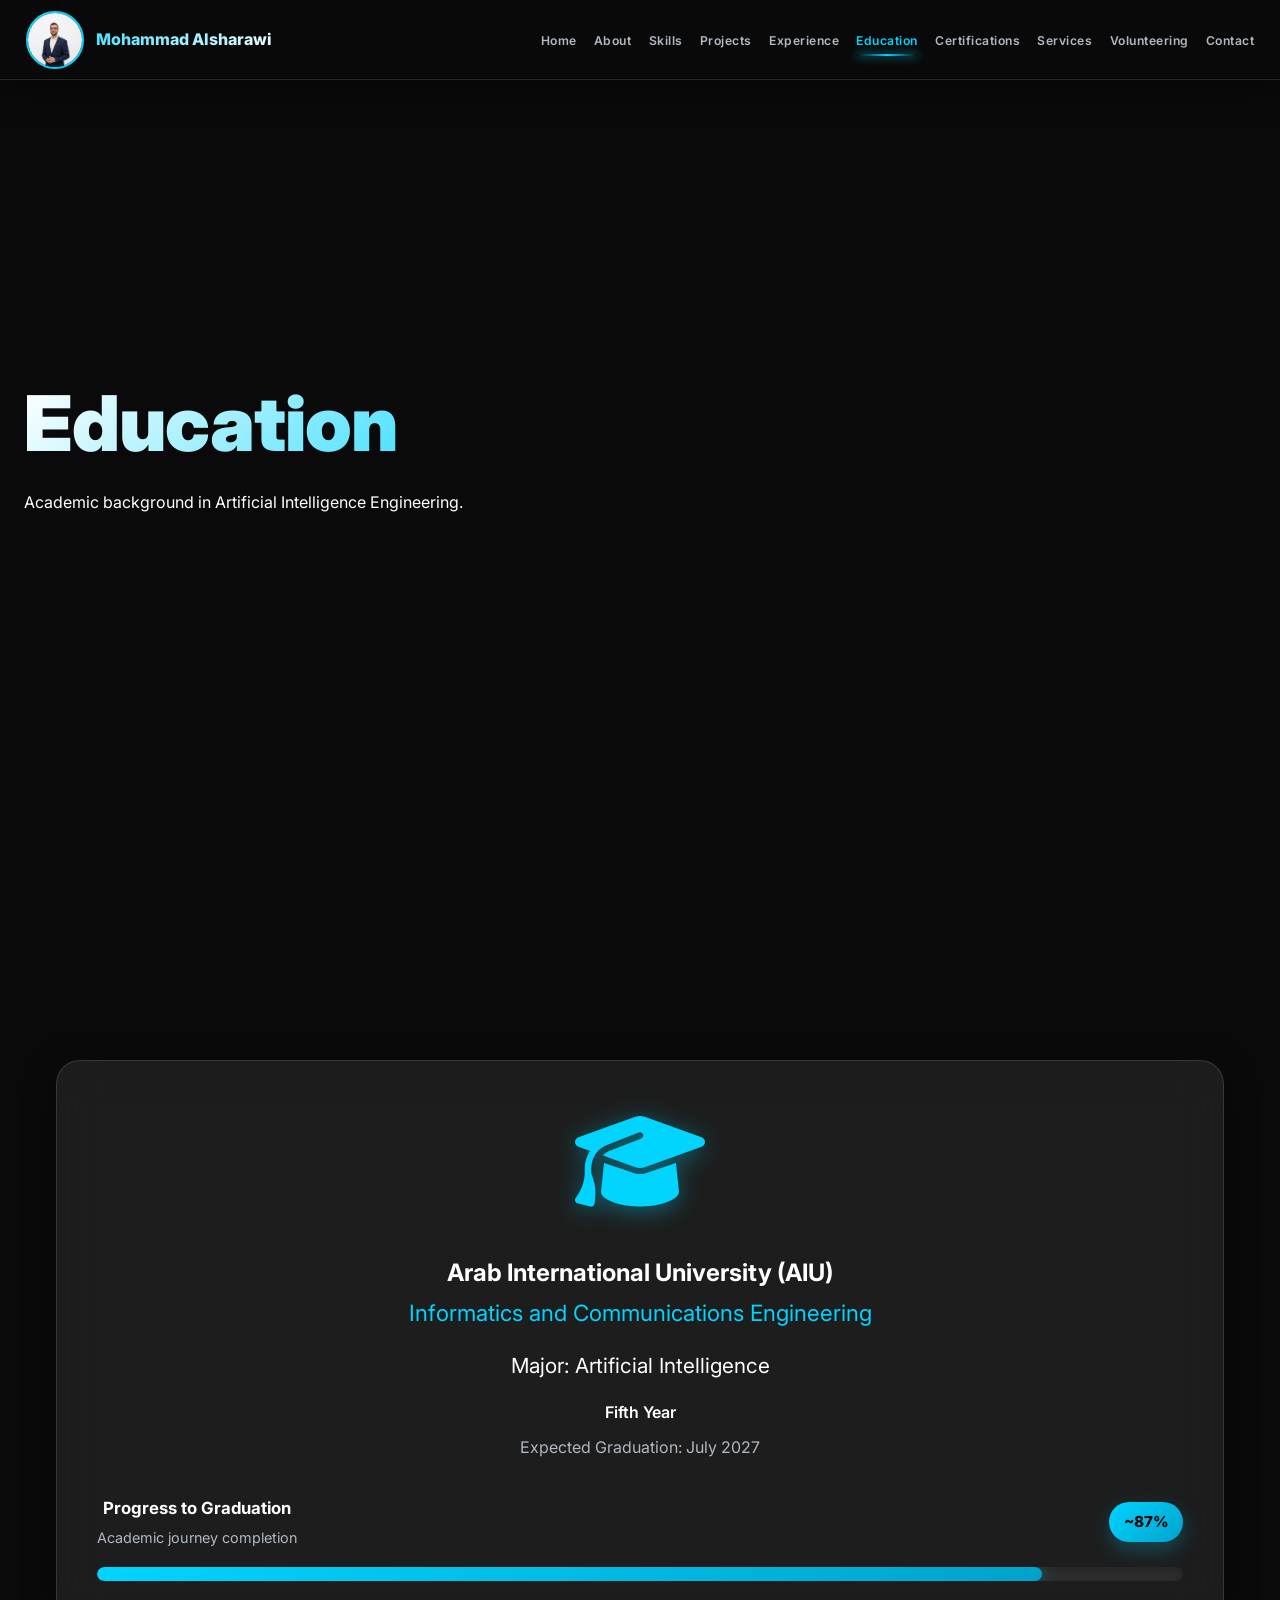
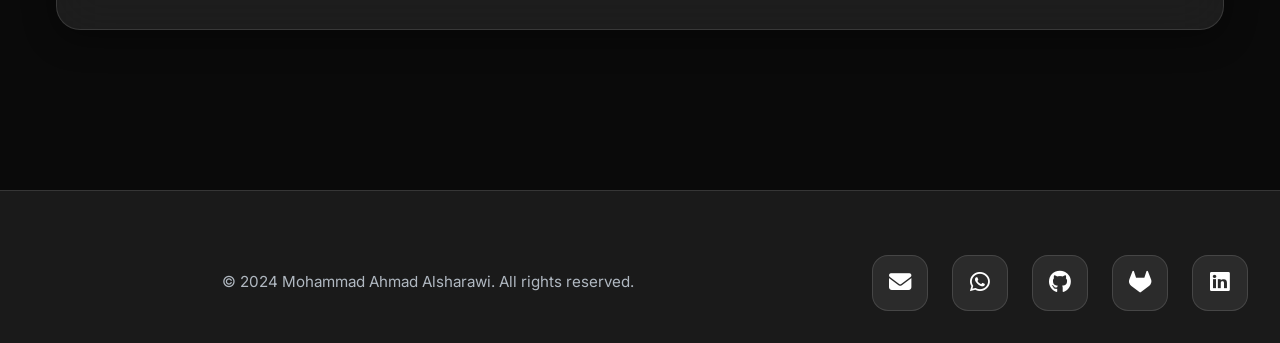
<file: education.html>
<!DOCTYPE html>
<html lang="en">
<head>
  <meta charset="UTF-8">
  <meta name="viewport" content="width=device-width, initial-scale=1.0">
  <title data-lang="nav-education">Education | Mohammad Alsharawi</title>
  <link rel="stylesheet" href="assets/css/style.css">
  <link href="https://fonts.googleapis.com/css2?family=Inter:wght@300;400;500;600;700;800&display=swap" rel="stylesheet">
  <link href="https://fonts.googleapis.com/css2?family=Noto+Sans+Arabic:wght@400;500;600;700&display=swap" rel="stylesheet">
  <link rel="stylesheet" href="https://cdnjs.cloudflare.com/ajax/libs/font-awesome/6.5.2/css/all.min.css" integrity="sha512-SnH5WK+bZxgPHs44uWIX+LLJAJ9/2PkPKZ5QiAj6Ta86w+fsb2TkcmfRyVX3pBnMFcV7oQPJkl9QevSCWr3W6A==" crossorigin="anonymous" referrerpolicy="no-referrer" />
</head>
<style>

.education-progress-header {
  display: flex;
  align-items: center;
  justify-content: space-between;
  gap: 1rem;
  margin-bottom: 1rem;
}

.education-progress-text {
  display: flex;
  flex-direction: column;
  gap: 0.25rem;
}

.education-progress-label {
  font-size: 1.05rem;
  font-weight: 700;
  color: var(--text-primary);
}

.education-progress-subtitle {
  font-size: 0.9rem;
  color: var(--text-secondary);
}

.education-progress-value {
  min-width: 74px;
  text-align: center;
  padding: 0.45rem 0.9rem;
  border-radius: 999px;
  background: linear-gradient(135deg, var(--accent), var(--accent-dark));
  color: var(--bg-primary);
  font-size: 0.95rem;
  font-weight: 800;
  box-shadow: 0 8px 20px rgba(0, 212, 255, 0.25);
}

.education-progress-bar-wrap {
  position: relative;
  width: 100%;
  height: 14px;
  background: rgba(255, 255, 255, 0.08);
  border-radius: 999px;
  overflow: hidden;
  box-shadow: inset 0 2px 8px rgba(0, 0, 0, 0.25);
}

.education-progress-bar {
  height: 100%;
  border-radius: 999px;
  background: linear-gradient(90deg, var(--accent), var(--accent-dark));
  box-shadow: 0 0 18px rgba(0, 212, 255, 0.45);
  position: relative;
}



@keyframes educationProgressShine {
  0% {
    transform: translateX(100%);
  }
  100% {
    transform: translateX(-120%);
  }
}

@media (max-width: 768px) {
  .education-progress-card {
    padding: 1.2rem;
  }

  .education-progress-header {
    flex-direction: column;
    align-items: flex-start;
  }

  .education-progress-value {
    align-self: flex-start;
  }
}
</style>
<body>
  <!-- Navigation -->
  <nav class="navbar">
    <div class="nav-container">
      <a href="index.html" class="logo" aria-label="Home">
          <img src="assets/images/profile.jpg"
              alt="Mohammad Alsharawi"
              class="navbar-profile-img">

          <span>Mohammad Alsharawi</span>
      </a>
      <ul class="navbar-nav">
        <li><a href="index.html" class="nav-link" data-lang="nav-home" aria-label="Home"></a></li>
        <li><a href="about.html" class="nav-link" data-lang="nav-about" aria-label="About"></a></li>
        <li><a href="skills.html" class="nav-link" data-lang="nav-skills" aria-label="Skills"></a></li>
        <li><a href="projects.html" class="nav-link" data-lang="nav-projects" aria-label="Projects"></a></li>
        <li><a href="experience.html" class="nav-link" data-lang="nav-experience" aria-label="Experience"></a></li>
        <li><a href="education.html" class="nav-link active" data-lang="nav-education" aria-label="Education"></a></li>
        <li><a href="certifications.html" class="nav-link" data-lang="nav-certifications" aria-label="Certifications"></a></li>
        <li><a href="services.html" class="nav-link" data-lang="nav-services" aria-label="Services"></a></li>
        <li><a href="volunteers.html" class="nav-link" data-lang="nav-Volunteering">Volunteering</a></li>
        <li><a href="contact.html" class="nav-link" data-lang="nav-contact" aria-label="Contact"></a></li>
      </ul>
      <button class="hamburger" type="button" aria-label="Toggle navigation" aria-expanded="false">
        <span></span>
        <span></span>
        <span></span>
      </button>
    </div>
  </nav>

  <!-- Education Hero -->
  <section class="hero animate" id="hero">
    <div class="hero-content">
      <h1 data-lang="my-education">Education</h1>
      <p data-lang="education-hero-desc">Academic background in Artificial Intelligence Engineering.</p>
    </div>
  </section>

  <!-- Education Details -->
  <section class="section animate" id="education">
    <div class="grid">
      <div class="card animate delay-1" style="text-align: center;">
        <i class="fas fa-graduation-cap" aria-hidden="true" style="font-size: 6.5rem; color: var(--accent); margin-bottom: 2.5rem;"></i>
        <h2 data-lang="aiu-university">Arab International University (AIU)</h2>
        <p style="font-size: 1.4rem; color: var(--accent); margin-bottom: 1rem;">Informatics and Communications Engineering</p>
        <div data-lang="major-ai" style="font-size: 1.3rem; margin-bottom: 1rem;"><strong>Major: Artificial Intelligence</strong></div>
        <div data-lang="fifth-year" style="font-weight: 600; margin-bottom: 0.5rem;"><strong>Fifth Year</strong></div>
        <div data-lang="grad-2027" style="margin-bottom: 2rem; color: var(--text-secondary);"><strong>Expected Graduation: July 2027</strong></div>
        
        <div class="education-progress-card">
          <div class="education-progress-header">
            <div class="education-progress-text">
              <span class="education-progress-label" data-lang="progress-grad">Progress to Graduation</span>
              <span class="education-progress-subtitle">Academic journey completion</span>
            </div>
            <div class="education-progress-value">~87%</div>
          </div>

        <div class="education-progress-bar-wrap">
          <div class="education-progress-bar" style="width: 87%;"></div>
        </div>
      </div>
      </div>
    </div>
  </section>

  <!-- Footer -->
  <footer class="footer">
    <div class="footer-container">
      <div class="footer-text">
        <p data-lang="copyright">&copy; 2024 Mohammad Ahmad Alsharawi. All rights reserved.</p>
      </div>
      <div class="footer-icons">
        <a href="mailto:eng.mohammadalsharawi@gmail.com" class="footer-icon" aria-label="Email Mohammad Alsharawi" title="Send Email" rel="noopener">
          <i class="fas fa-envelope" aria-hidden="true"></i>
        </a>
        <a href="https://wa.me/963939795817" class="footer-icon" aria-label="WhatsApp Mohammad Alsharawi" title="WhatsApp Chat" target="_blank" rel="noopener">
          <i class="fab fa-whatsapp" aria-hidden="true"></i>
        </a>
        <a href="https://github.com/MohammadAlsharawi" class="footer-icon" aria-label="GitHub Mohammad Alsharawi" title="GitHub Profile" target="_blank" rel="noopener">
          <i class="fab fa-github" aria-hidden="true"></i>
        </a>
        <a href="https://gitlab.com/MohammedAlsharawi" class="footer-icon" aria-label="GitLab Mohammad Alsharawi" title="GitLab Profile" target="_blank" rel="noopener">
          <i class="fab fa-gitlab" aria-hidden="true"></i>
        </a>
        <a href="https://www.linkedin.com/in/mohammad-alsharawi?utm_source=share&utm_campaign=share_via&utm_content=profile&utm_medium=ios_app" class="footer-icon" aria-label="LinkedIn Mohammad Alsharawi" title="LinkedIn Profile" target="_blank" rel="noopener">
          <i class="fab fa-linkedin" aria-hidden="true"></i>
        </a>
      </div>
    </div>
  </footer>

  <script src="assets/js/language.js"></script>
  <script src="assets/js/main.js"></script>
  <script src="assets/js/components.js"></script>
</body>
</html>
</file>
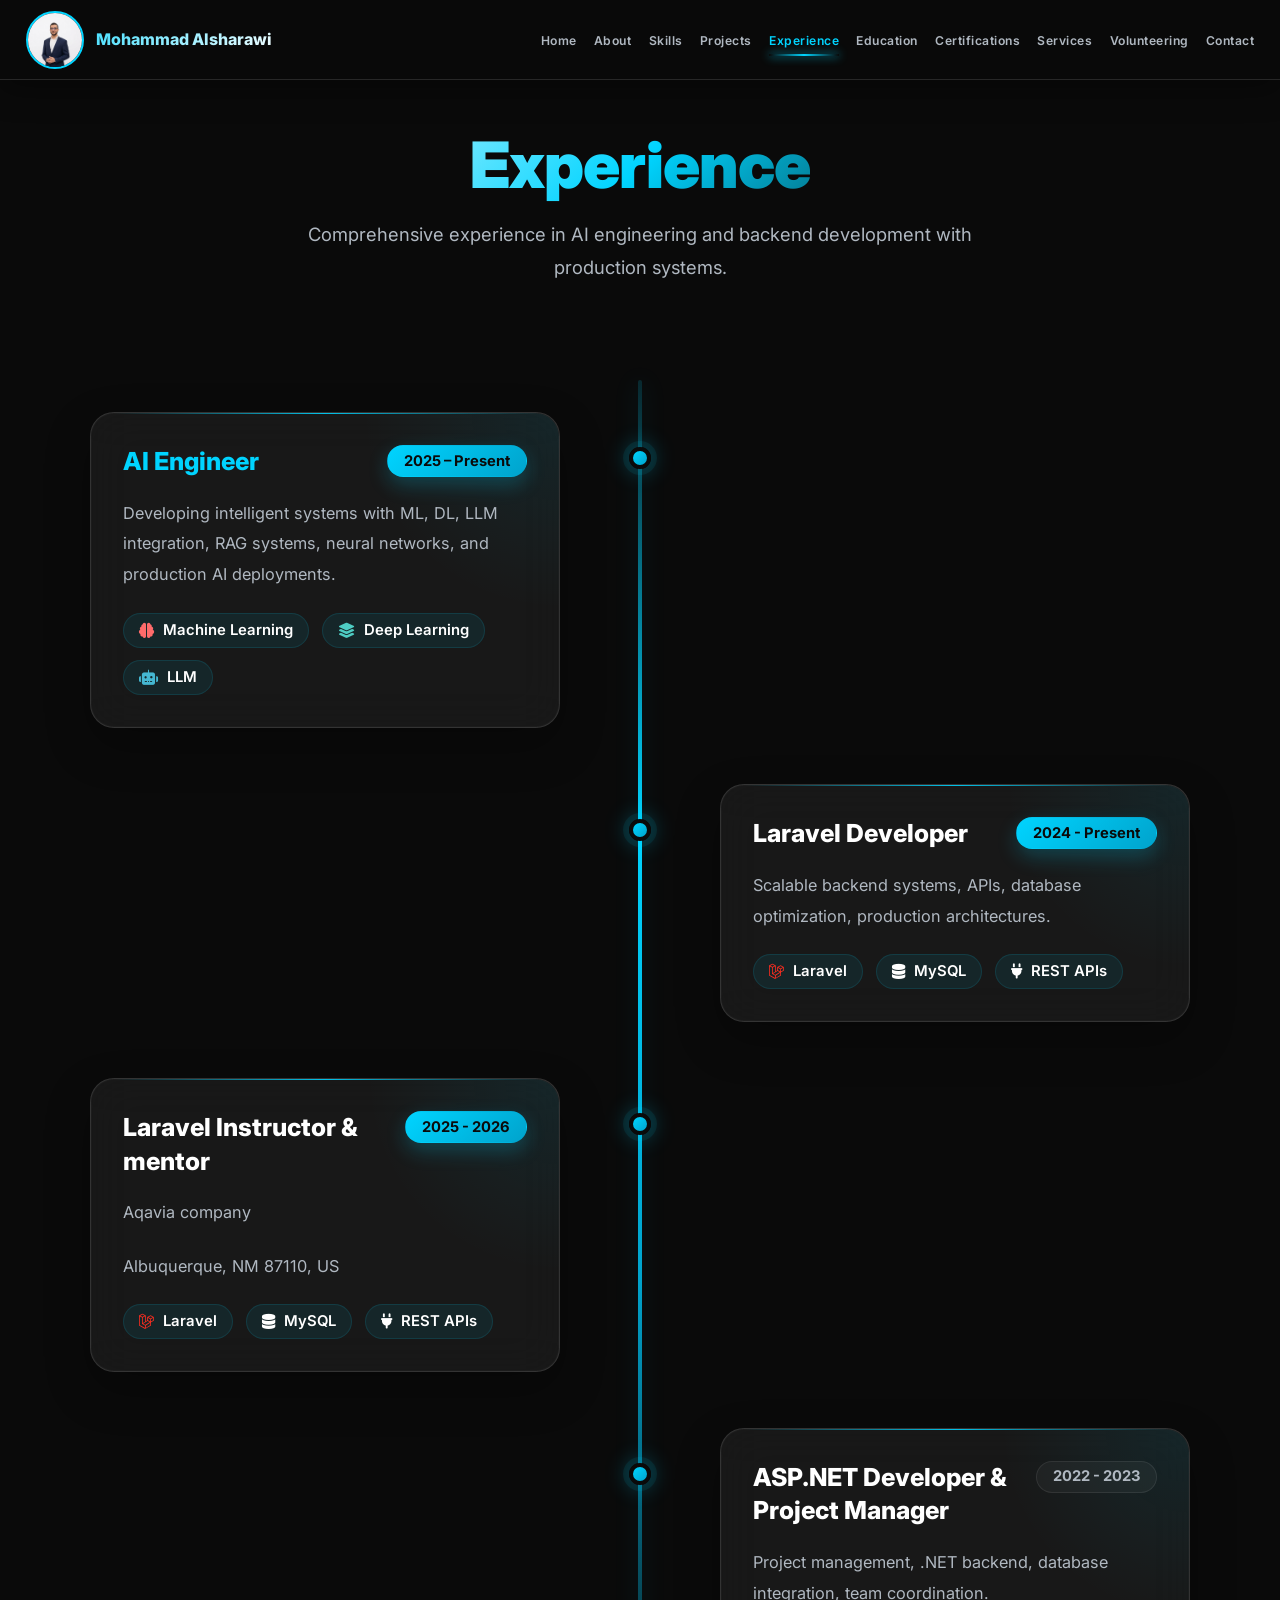
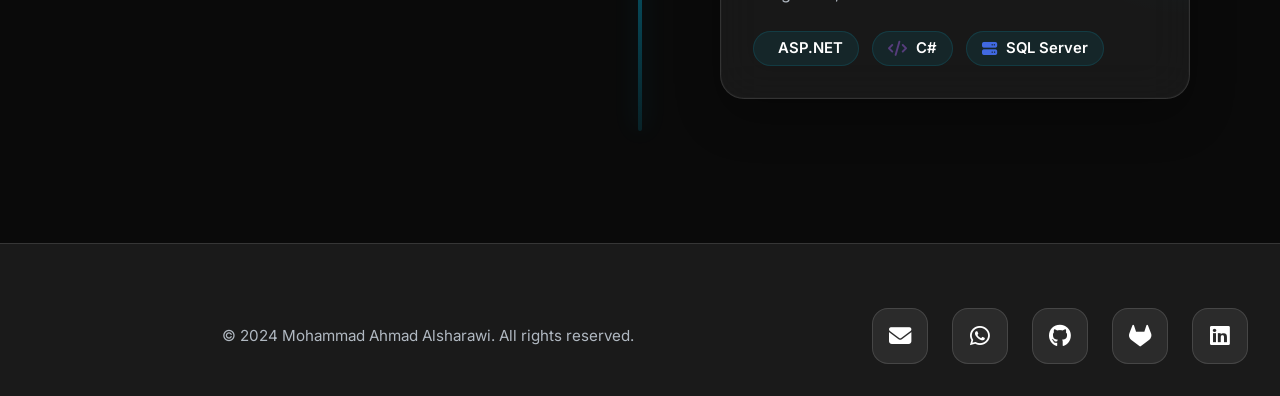
<file: experience.html>
<!DOCTYPE html>
<html lang="en">
<head>
  <meta charset="UTF-8">
  <meta name="viewport" content="width=device-width, initial-scale=1.0">
  <title data-lang="nav-experience">Experience | Mohammad Alsharawi</title>
  <link rel="stylesheet" href="assets/css/style.css">
  <link href="https://fonts.googleapis.com/css2?family=Inter:wght@300;400;500;600;700;800&display=swap" rel="stylesheet">
  <link href="https://fonts.googleapis.com/css2?family=Noto+Sans+Arabic:wght@400;500;600;700&display=swap" rel="stylesheet">
  <link rel="stylesheet" href="https://cdnjs.cloudflare.com/ajax/libs/font-awesome/6.5.2/css/all.min.css" integrity="sha512-SnH5WK+bZxgPHs44uWIX+LLJAJ9/2PkPKZ5QiAj6Ta86w+fsb2TkcmfRyVX3pBnMFcV7oQPJkl9QevSCWr3W6A==" crossorigin="anonymous" referrerpolicy="no-referrer" />

  <style>
    /* =========================
       EXPERIENCE PAGE ONLY
       أسماء خاصة حتى ما يصير تضارب
    ========================= */

    .experience-hero-fix {
      min-height: auto !important;
      display: flex;
      align-items: center;
      justify-content: center;
      text-align: center;
      padding: calc(var(--navbar-height) + 3rem) 2rem 4rem;
      max-width: 1400px;
      margin: 0 auto;
    }

    .experience-hero-fix .hero-content {
      max-width: 900px;
      margin: 0 auto;
    }

    .experience-hero-fix h1 {
      font-size: clamp(2.8rem, 5vw, 4.5rem);
      margin-bottom: 1rem;
      line-height: 1.15;
    }

    .experience-hero-fix p {
      color: var(--text-secondary);
      font-size: 1.15rem;
      line-height: 1.8;
      max-width: 760px;
      margin: 0 auto;
    }

    .experience-timeline-section {
      padding-top: 2rem !important;
      padding-bottom: 7rem !important;
    }

    .experience-timeline-wrapper {
      position: relative;
      max-width: 1100px;
      margin: 0 auto;
      padding: 2rem 0;
    }

    .experience-timeline-wrapper::before {
      content: "";
      position: absolute;
      top: 0;
      bottom: 0;
      left: 50%;
      transform: translateX(-50%);
      width: 4px;
      border-radius: 999px;
      background: linear-gradient(
        to bottom,
        rgba(0, 212, 255, 0.15),
        var(--accent),
        var(--accent-dark),
        rgba(0, 212, 255, 0.12)
      );
      box-shadow: 0 0 25px rgba(0, 212, 255, 0.18);
      z-index: 1;
    }

    .experience-timeline-item {
      position: relative;
      display: flex;
      width: 100%;
      margin-bottom: 3.5rem;
      z-index: 2;
    }

    .experience-timeline-item:last-child {
      margin-bottom: 0;
    }

    .experience-timeline-item.left-side {
      justify-content: flex-start;
      padding-right: calc(50% + 3rem);
    }

    .experience-timeline-item.right-side {
      justify-content: flex-end;
      padding-left: calc(50% + 3rem);
    }

    .experience-timeline-dot {
      position: absolute;
      top: 2.2rem;
      left: 50%;
      transform: translateX(-50%);
      width: 22px;
      height: 22px;
      border-radius: 50%;
      background: linear-gradient(135deg, var(--accent), var(--accent-dark));
      border: 4px solid var(--bg-primary);
      box-shadow:
        0 0 0 6px rgba(0, 212, 255, 0.08),
        0 0 25px rgba(0, 212, 255, 0.45);
      z-index: 3;
    }

    .experience-timeline-card {
      position: relative;
      width: 100%;
      max-width: 470px;
      background: rgba(255, 255, 255, 0.06);
      backdrop-filter: blur(22px);
      -webkit-backdrop-filter: blur(22px);
      border: 1px solid rgba(255, 255, 255, 0.12);
      border-radius: 24px;
      padding: 2rem;
      box-shadow:
        0 18px 45px rgba(0, 0, 0, 0.28),
        0 0 0 1px rgba(255, 255, 255, 0.02) inset;
      transition: var(--transition);
      overflow: hidden;
    }

    .experience-timeline-card::before {
      content: "";
      position: absolute;
      top: 0;
      left: 24px;
      right: 24px;
      height: 1px;
      background: linear-gradient(90deg, transparent, var(--accent), transparent);
      opacity: 0.9;
    }

    .experience-timeline-card::after {
      content: "";
      position: absolute;
      inset: 0;
      border-radius: inherit;
      pointer-events: none;
      background: radial-gradient(circle at top right, rgba(0, 212, 255, 0.08), transparent 35%);
    }

    .experience-timeline-card:hover {
      transform: translateY(-8px);
      border-color: rgba(0, 212, 255, 0.25);
      box-shadow:
        0 28px 60px rgba(0, 0, 0, 0.36),
        0 0 30px rgba(0, 212, 255, 0.12);
    }

    .experience-timeline-card-header {
      display: flex;
      justify-content: space-between;
      align-items: flex-start;
      gap: 1rem;
      margin-bottom: 1.2rem;
      position: relative;
      z-index: 1;
    }

    .experience-timeline-card-header h2,
    .experience-timeline-card-header h3 {
      margin: 0;
      font-size: 1.55rem;
      font-weight: 800;
      line-height: 1.35;
      color: var(--text-primary);
    }

    .experience-timeline-card-header h2 {
      color: var(--accent);
    }

    .experience-timeline-date {
      flex-shrink: 0;
      padding: 0.48rem 1rem;
      border-radius: 999px;
      font-size: 0.92rem;
      font-weight: 700;
      line-height: 1;
      white-space: nowrap;
      border: 1px solid rgba(255, 255, 255, 0.08);
    }

    .experience-timeline-date.highlighted {
      background: linear-gradient(135deg, var(--accent), var(--accent-dark));
      color: var(--bg-primary);
      border-color: transparent;
      box-shadow: 0 8px 20px rgba(0, 212, 255, 0.22);
    }

    .experience-timeline-date.muted {
      background: rgba(255, 255, 255, 0.04);
      color: var(--text-secondary);
    }

    .experience-timeline-card p {
      position: relative;
      z-index: 1;
      margin: 0 0 1.4rem;
      font-size: 1.02rem;
      line-height: 1.9;
      color: var(--text-secondary);
    }

    .experience-timeline-tags {
      position: relative;
      z-index: 1;
      display: flex;
      flex-wrap: wrap;
      gap: 0.8rem;
      margin-top: 0.5rem;
    }

    .experience-skill-tag {
      display: inline-flex;
      align-items: center;
      gap: 0.55rem;
      padding: 0.55rem 0.95rem;
      border-radius: 999px;
      background: rgba(0, 212, 255, 0.08);
      border: 1px solid rgba(0, 212, 255, 0.12);
      color: var(--text-primary);
      font-size: 0.93rem;
      font-weight: 600;
      line-height: 1;
      transition: var(--transition);
    }

    .experience-skill-tag:hover {
      transform: translateY(-2px);
      background: rgba(0, 212, 255, 0.14);
      border-color: rgba(0, 212, 255, 0.22);
    }

    .experience-skill-tag i {
      font-size: 0.95rem !important;
      margin: 0 !important;
      filter: none !important;
    }

    @media (max-width: 992px) {
      .experience-timeline-wrapper::before {
        left: 24px;
        transform: none;
      }

      .experience-timeline-item,
      .experience-timeline-item.left-side,
      .experience-timeline-item.right-side {
        justify-content: flex-start;
        padding-left: 4.2rem;
        padding-right: 0;
      }

      .experience-timeline-dot {
        left: 24px;
        transform: translateX(-50%);
      }

      .experience-timeline-card {
        max-width: 100%;
      }
    }

    @media (max-width: 768px) {
      .experience-hero-fix {
        padding: calc(var(--navbar-height) + 2.5rem) 1.2rem 3rem;
      }

      .experience-timeline-section {
        padding-left: 1rem !important;
        padding-right: 1rem !important;
        padding-bottom: 5rem !important;
      }

      .experience-timeline-wrapper {
        padding: 1rem 0;
      }

      .experience-timeline-item,
      .experience-timeline-item.left-side,
      .experience-timeline-item.right-side {
        padding-left: 3.4rem;
      }

      .experience-timeline-wrapper::before {
        left: 18px;
        width: 3px;
      }

      .experience-timeline-dot {
        left: 18px;
        width: 18px;
        height: 18px;
        border-width: 3px;
        top: 2rem;
      }

      .experience-timeline-card {
        padding: 1.4rem;
        border-radius: 20px;
      }

      .experience-timeline-card-header {
        flex-direction: column;
        align-items: flex-start;
      }

      .experience-timeline-card-header h2,
      .experience-timeline-card-header h3 {
        font-size: 1.28rem;
      }

      .experience-timeline-date {
        font-size: 0.84rem;
      }

      .experience-skill-tag {
        font-size: 0.86rem;
      }
    }
  </style>
</head>
<body>
  <!-- Navigation -->
  <nav class="navbar">
    <div class="nav-container">
      <a href="index.html" class="logo" aria-label="Home">
          <img src="assets/images/profile.jpg"
              alt="Mohammad Alsharawi"
              class="navbar-profile-img">

          <span>Mohammad Alsharawi</span>
      </a>
      <ul class="navbar-nav">
        <li><a href="index.html" class="nav-link" data-lang="nav-home" aria-label="Home"></a></li>
        <li><a href="about.html" class="nav-link" data-lang="nav-about" aria-label="About"></a></li>
        <li><a href="skills.html" class="nav-link" data-lang="nav-skills" aria-label="Skills"></a></li>
        <li><a href="projects.html" class="nav-link" data-lang="nav-projects" aria-label="Projects"></a></li>
        <li><a href="experience.html" class="nav-link active" data-lang="nav-experience" aria-label="Experience"></a></li>
        <li><a href="education.html" class="nav-link" data-lang="nav-education" aria-label="Education"></a></li>
        <li><a href="certifications.html" class="nav-link" data-lang="nav-certifications" aria-label="Certifications"></a></li>
        <li><a href="services.html" class="nav-link" data-lang="nav-services" aria-label="Services"></a></li>
        <li><a href="volunteers.html" class="nav-link" data-lang="nav-Volunteering">Volunteering</a></li>
        <li><a href="contact.html" class="nav-link" data-lang="nav-contact" aria-label="Contact"></a></li>
      </ul>
      <button class="hamburger" type="button" aria-label="Toggle navigation" aria-expanded="false">
        <span></span>
        <span></span>
        <span></span>
      </button>
    </div>
  </nav>

  <!-- Experience Hero -->
  <section class="hero animate experience-hero-fix" id="hero">
    <div class="hero-content">
      <h1 data-lang="my-experience">Professional Experience</h1>
      <p data-lang="experience-hero-desc">Comprehensive experience in AI engineering and backend development with production systems.</p>
    </div>
  </section>

  <!-- Enhanced Timeline -->
  <section class="section animate timeline-section experience-timeline-section" id="experience">
    <div class="experience-timeline-wrapper">

      <!-- AI Engineer -->
      <div class="experience-timeline-item left-side animate delay-1">
        <span class="experience-timeline-dot"></span>
        <div class="experience-timeline-card">
          <div class="experience-timeline-card-header">
            <h2 data-lang="ai-engineer">AI Engineer</h2>
            <span class="experience-timeline-date highlighted" data-lang="experience-present">2025 – Present</span>
          </div>
          <p>Developing intelligent systems with ML, DL, LLM integration, RAG systems, neural networks, and production AI deployments.</p>
          <div class="experience-timeline-tags">
            <span class="experience-skill-tag"><i class="fas fa-brain" style="color: #ff6b6b;"></i> Machine Learning</span>
            <span class="experience-skill-tag"><i class="fas fa-layer-group" style="color: #4ecdc4;"></i> Deep Learning</span>
            <span class="experience-skill-tag"><i class="fas fa-robot" style="color: #45b7d1;"></i> LLM</span>
          </div>
        </div>
      </div>

      <!-- Laravel Dev -->
      <div class="experience-timeline-item right-side animate delay-3">
        <span class="experience-timeline-dot"></span>
        <div class="experience-timeline-card">
          <div class="experience-timeline-card-header">
            <h3 data-lang="laravel-dev">Laravel Developer</h3>
            <span class="experience-timeline-date highlighted">2024 - Present</span>
          </div>
          <p>Scalable backend systems, APIs, database optimization, production architectures.</p>
          <div class="experience-timeline-tags">
            <span class="experience-skill-tag"><i class="fab fa-laravel" style="color: #ff2d20;"></i> Laravel</span>
            <span class="experience-skill-tag"><i class="fas fa-database"></i> MySQL</span>
            <span class="experience-skill-tag"><i class="fas fa-plug"></i> REST APIs</span>
          </div>
        </div>
      </div>

      <!-- Laravel Teaching -->
      <div class="experience-timeline-item left-side animate delay-3">
        <span class="experience-timeline-dot"></span>
        <div class="experience-timeline-card">
          <div class="experience-timeline-card-header">
            <h3>Laravel Instructor & mentor</h3>
            <span class="experience-timeline-date highlighted">2025 - 2026</span>
          </div>
          <p>Aqavia company</p>
          <p>Albuquerque, NM 87110, US</p>
          <div class="experience-timeline-tags">
            <span class="experience-skill-tag"><i class="fab fa-laravel" style="color: #ff2d20;"></i> Laravel</span>
            <span class="experience-skill-tag"><i class="fas fa-database"></i> MySQL</span>
            <span class="experience-skill-tag"><i class="fas fa-plug"></i> REST APIs</span>
          </div>
        </div>
      </div>

      <!-- ASP.NET -->
      <div class="experience-timeline-item right-side animate delay-4">
        <span class="experience-timeline-dot"></span>
        <div class="experience-timeline-card">
          <div class="experience-timeline-card-header">
            <h3 data-lang="aspdotnet-dev">ASP.NET Developer & Project Manager</h3>
            <span class="experience-timeline-date muted">2022 - 2023</span>
          </div>
          <p>Project management, .NET backend, database integration, team coordination.</p>
          <div class="experience-timeline-tags">
            <span class="experience-skill-tag"><i class="fab fa-dotnet" style="color: #512bd4;"></i> ASP.NET</span>
            <span class="experience-skill-tag"><i class="fas fa-code" style="color: #563d7c;"></i> C#</span>
            <span class="experience-skill-tag"><i class="fas fa-server" style="color: #4169e1;"></i> SQL Server</span>
          </div>
        </div>
      </div>

    </div>
  </section>

  <!-- Footer -->
  <footer class="footer">
    <div class="footer-container">
      <div class="footer-text">
        <p data-lang="copyright">&copy; 2024 Mohammad Ahmad Alsharawi. All rights reserved.</p>
      </div>
      <div class="footer-icons">
        <a href="mailto:eng.mohammadalsharawi@gmail.com" class="footer-icon" aria-label="Email Mohammad Alsharawi" title="Send Email" rel="noopener">
          <i class="fas fa-envelope" aria-hidden="true"></i>
        </a>
        <a href="https://wa.me/963939795817" class="footer-icon" aria-label="WhatsApp Mohammad Alsharawi" title="WhatsApp Chat" target="_blank" rel="noopener">
          <i class="fab fa-whatsapp" aria-hidden="true"></i>
        </a>
        <a href="https://github.com/MohammadAlsharawi" class="footer-icon" aria-label="GitHub Mohammad Alsharawi" title="GitHub Profile" target="_blank" rel="noopener">
          <i class="fab fa-github" aria-hidden="true"></i>
        </a>
        <a href="https://gitlab.com/MohammedAlsharawi" class="footer-icon" aria-label="GitLab Mohammad Alsharawi" title="GitLab Profile" target="_blank" rel="noopener">
          <i class="fab fa-gitlab" aria-hidden="true"></i>
        </a>
        <a href="https://www.linkedin.com/in/mohammad-alsharawi?utm_source=share&utm_campaign=share_via&utm_content=profile&utm_medium=ios_app" class="footer-icon" aria-label="LinkedIn Mohammad Alsharawi" title="LinkedIn Profile" target="_blank" rel="noopener">
          <i class="fab fa-linkedin" aria-hidden="true"></i>
        </a>
      </div>
    </div>
  </footer>

  <script src="assets/js/language.js"></script>
  <script src="assets/js/main.js"></script>
  <script src="assets/js/components.js"></script>
</body>
</html>
</file>
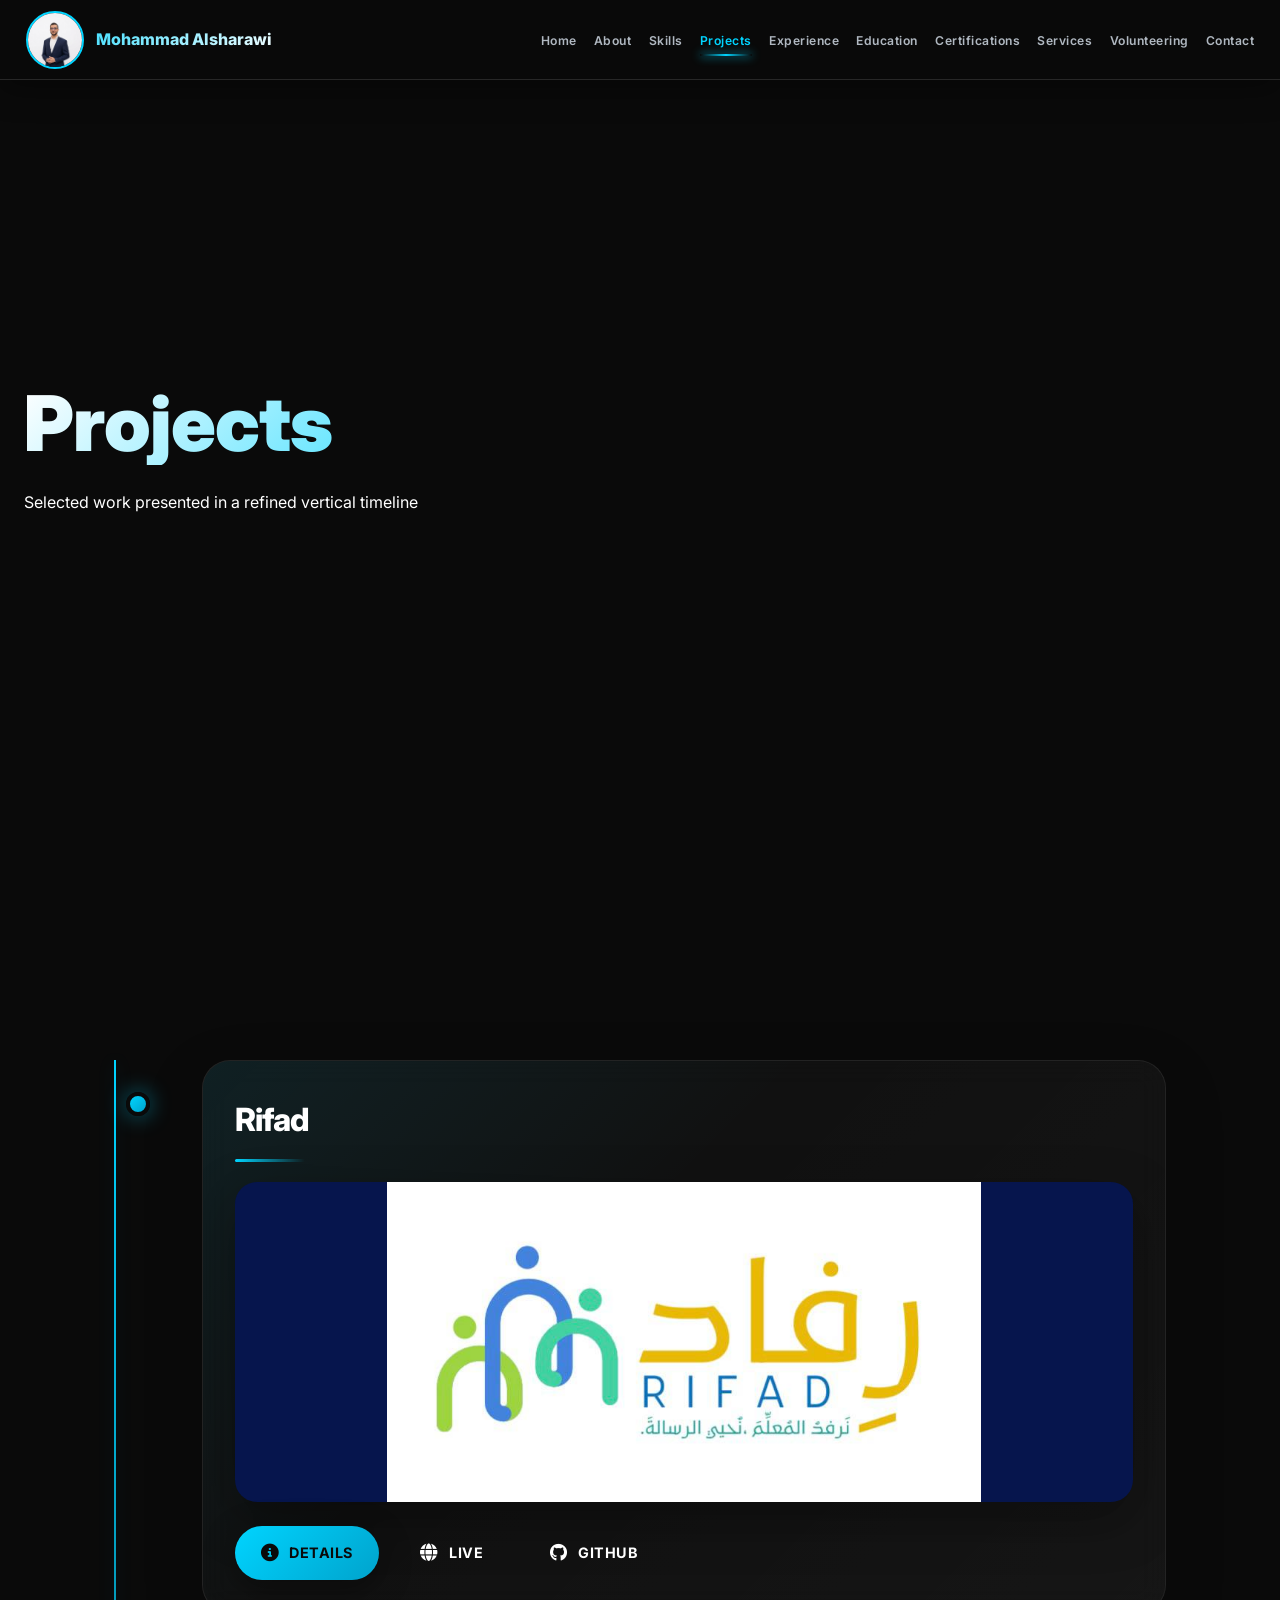
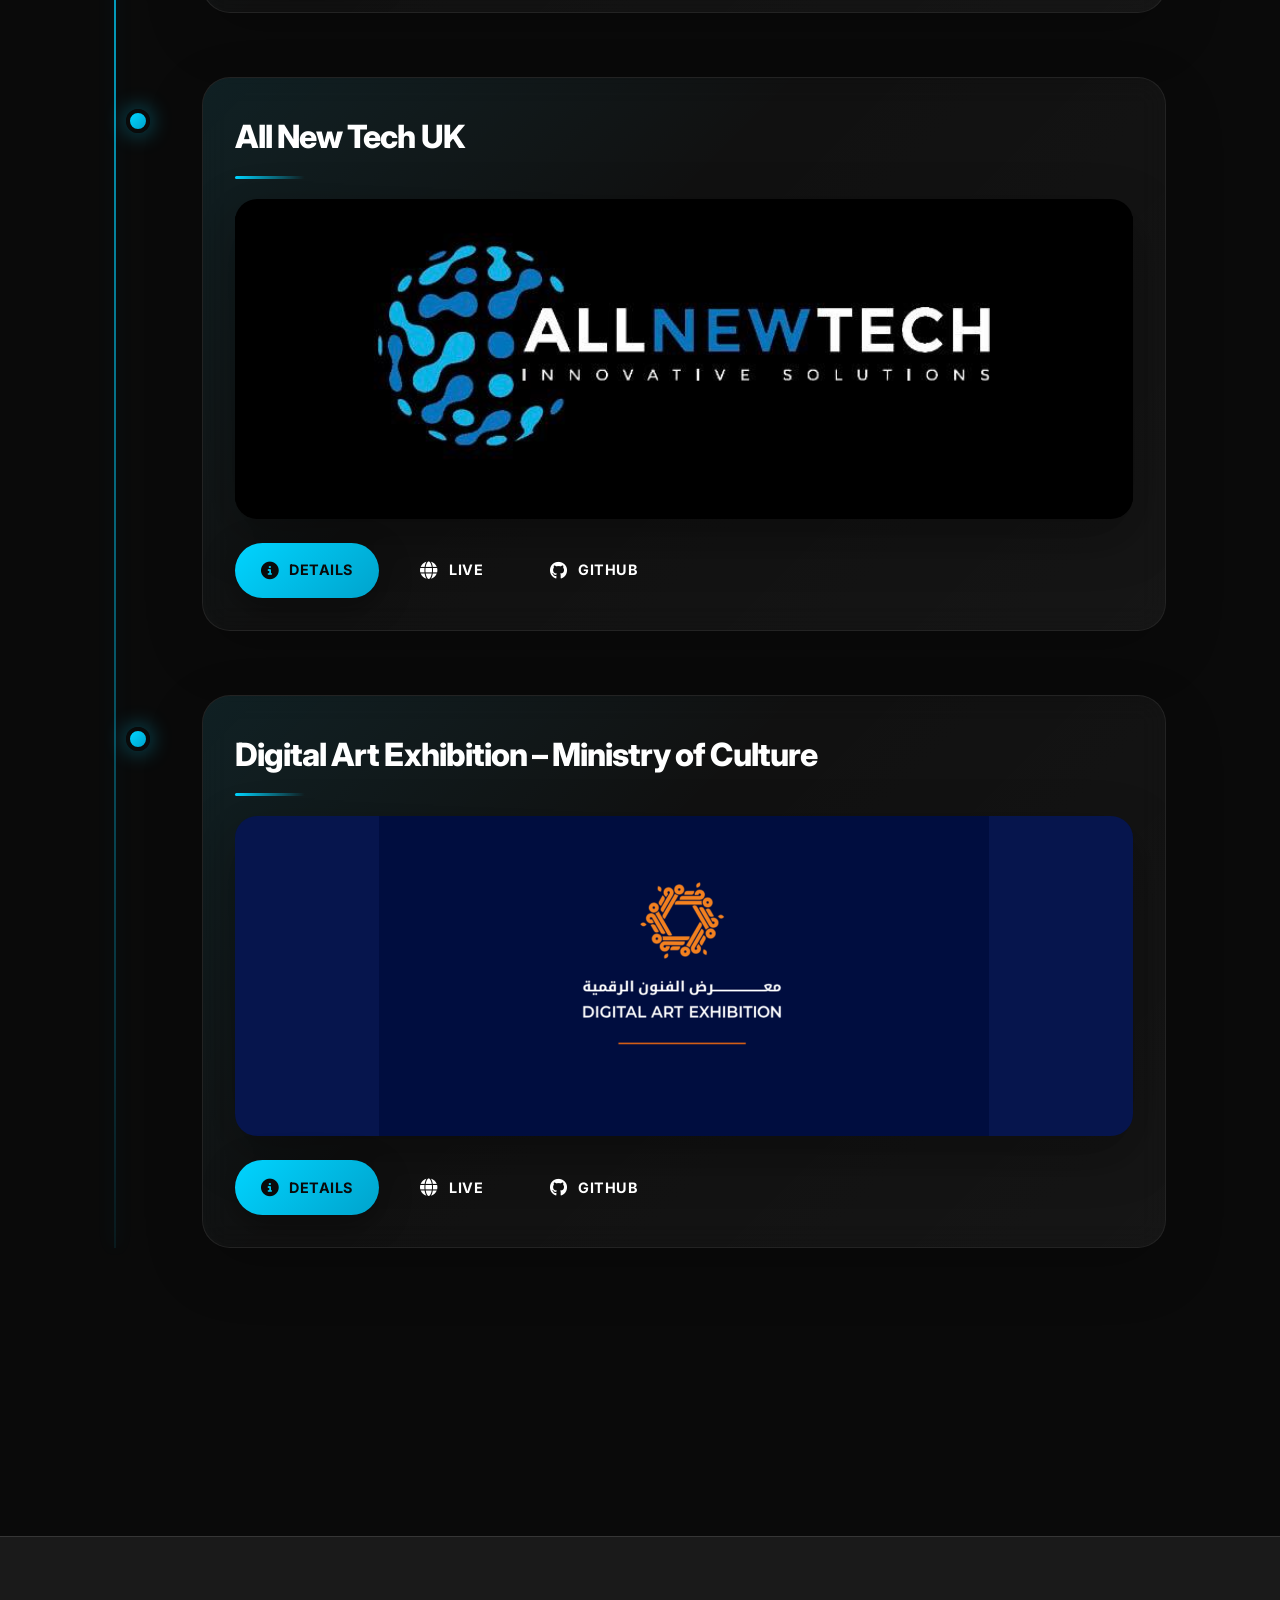
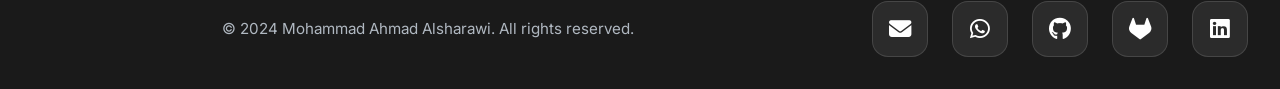
<file: projects.html>
<!DOCTYPE html>
<html lang="en">
<head>
  <meta charset="UTF-8" />
  <meta name="viewport" content="width=device-width, initial-scale=1.0" />
  <title>Projects | Mohammad Alsharawi</title>

  <link rel="stylesheet" href="assets/css/style.css" />
  <link href="https://fonts.googleapis.com/css2?family=Inter:wght@300;400;500;600;700;800&display=swap" rel="stylesheet" />
  <link href="https://fonts.googleapis.com/css2?family=Noto+Sans+Arabic:wght@400;500;600;700&display=swap" rel="stylesheet" />
  <link rel="stylesheet" href="https://cdnjs.cloudflare.com/ajax/libs/font-awesome/6.5.2/css/all.min.css" />

  <style>
    .project-img {
      width: 100%;
      height: auto;
      aspect-ratio: 16 / 6;
      border-radius: 22px;
      overflow: hidden;
      position: relative;
      margin-bottom: 1.5rem;

      display: flex;
      align-items: center;
      justify-content: center;

      background: #06154d;

      box-shadow: 0 18px 50px rgba(0, 0, 0, 0.35);
      transition: transform 0.45s ease, box-shadow 0.45s ease;
  }

  .project-img img {
      width: 100%;
      height: 100%;
      object-fit: contain;
      display: block;
  }
    .projects-timeline {
      position: relative;
      max-width: 1100px;
      margin: 0 auto 8rem;
      padding: 0 1.5rem;
    }

    .projects-timeline::before {
      content: '';
      position: absolute;
      left: 24px;
      top: 0;
      bottom: 0;
      width: 2px;
      background: linear-gradient(to bottom, var(--accent), rgba(0, 212, 255, 0.08));
      box-shadow: 0 0 18px rgba(0, 212, 255, 0.18);
      z-index: 0;
    }

    .project-timeline-item {
      position: relative;
      margin-bottom: 4rem;
      padding-left: 5.5rem;
      opacity: 0;
      transform: translateY(50px);
      transition: all 0.9s cubic-bezier(0.25, 0.46, 0.45, 0.94);
    }

    .project-timeline-item.reveal {
      opacity: 1;
      transform: translateY(0);
    }

    .timeline-dot {
      position: absolute;
      left: 12px;
      top: 2rem;
      width: 24px;
      height: 24px;
      background: linear-gradient(135deg, var(--accent), var(--accent-dark));
      border: 4px solid var(--bg-primary);
      border-radius: 50%;
      z-index: 2;
      box-shadow: 0 0 22px rgba(0, 212, 255, 0.45);
      transition: transform 0.3s ease, box-shadow 0.3s ease;
    }

    .project-timeline-item:hover .timeline-dot {
      transform: scale(1.18);
      box-shadow: 0 0 30px rgba(0, 212, 255, 0.7);
    }

    .project-content {
      position: relative;
      background: rgba(255, 255, 255, 0.03);
      border: 1px solid rgba(255, 255, 255, 0.08);
      border-radius: 28px;
      padding: 2rem;
      backdrop-filter: blur(14px);
      box-shadow: 0 20px 60px rgba(0, 0, 0, 0.2);
      overflow: hidden;
    }

    .project-content::before {
      content: '';
      position: absolute;
      inset: 0;
      background: linear-gradient(135deg, rgba(0, 212, 255, 0.08), transparent 40%, rgba(255, 255, 255, 0.02));
      pointer-events: none;
    }

    .project-name {
      font-size: 2rem;
      font-weight: 800;
      color: var(--text-primary);
      margin-bottom: 1.25rem;
      letter-spacing: -0.03em;
      position: relative;
      z-index: 1;
    }

    .project-name::after {
      content: '';
      display: block;
      width: 70px;
      height: 3px;
      margin-top: 0.7rem;
      background: linear-gradient(90deg, var(--accent), transparent);
      border-radius: 99px;
    }

    .project-img {
      height: 320px;
      width: 100%;
      border-radius: 22px;
      background-size: cover;
      background-position: center;
      margin-bottom: 1.5rem;
      overflow: hidden;
      box-shadow: 0 18px 50px rgba(0, 0, 0, 0.35);
      transition: transform 0.45s ease, box-shadow 0.45s ease;
      position: relative;
    }

    .project-img::after {
      content: '';
      position: absolute;
      inset: 0;
      background: linear-gradient(to bottom, transparent 60%, rgba(0, 0, 0, 0.45));
      opacity: 0;
      transition: opacity 0.35s ease;
    }

    .project-timeline-item:hover .project-img {
      transform: translateY(-6px);
      box-shadow: 0 24px 70px rgba(0, 0, 0, 0.45);
    }

    .project-timeline-item:hover .project-img::after {
      opacity: 1;
    }

    .buttons-row {
      display: flex;
      flex-wrap: wrap;
      gap: 1rem;
      margin-top: 0.5rem;
      position: relative;
      z-index: 1;
    }

    .buttons-row .btn {
      display: inline-flex;
      align-items: center;
      gap: 0.65rem;
      padding: 0.95rem 1.6rem;
      border-radius: 999px;
      font-weight: 700;
      transition: transform 0.25s ease, box-shadow 0.25s ease;
      text-decoration: none;
      border: none;
      cursor: pointer;
    }

    .buttons-row .btn:hover {
      transform: translateY(-3px);
      box-shadow: 0 10px 24px rgba(0, 0, 0, 0.18);
    }

    .modal {
      position: fixed;
      inset: 0;
      display: none;
      align-items: center;
      justify-content: center;
      padding: 1.5rem;
      background: rgba(5, 10, 20, 0.72);
      backdrop-filter: blur(10px);
      z-index: 9999;
    }

    .modal-content {
      position: relative;
      width: min(760px, 100%);
      max-height: 90vh;
      overflow-y: auto;
      padding: 2rem;
      border-radius: 28px;
      background: linear-gradient(180deg, rgba(16, 20, 31, 0.96), rgba(10, 14, 24, 0.96));
      border: 1px solid rgba(255, 255, 255, 0.08);
      box-shadow: 0 30px 80px rgba(0, 0, 0, 0.45);
    }

    .modal-close {
      position: absolute;
      top: 1rem;
      right: 1rem;
      width: 46px;
      height: 46px;
      border: 1px solid rgba(255, 255, 255, 0.12);
      border-radius: 50%;
      background: rgba(255, 255, 255, 0.04);
      color: var(--text-primary);
      display: inline-flex;
      align-items: center;
      justify-content: center;
      cursor: pointer;
      transition: all 0.25s ease;
      backdrop-filter: blur(10px);
    }

    .modal-close i {
      font-size: 1rem;
    }

    .modal-close:hover {
      transform: rotate(90deg) scale(1.05);
      background: rgba(0, 212, 255, 0.12);
      border-color: rgba(0, 212, 255, 0.35);
      box-shadow: 0 10px 24px rgba(0, 212, 255, 0.18);
    }

    .modal-close:focus-visible {
      outline: 2px solid var(--accent);
      outline-offset: 3px;
    }

    .project-detail-content h3 {
      margin: 0 0 1rem;
      font-size: 2rem;
      font-weight: 800;
      color: var(--text-primary);
    }

    .project-modal-grid {
      display: grid;
      gap: 1.25rem;
      margin-top: 1rem;
    }

    .project-modal-block {
      background: rgba(255, 255, 255, 0.03);
      border: 1px solid rgba(255, 255, 255, 0.08);
      border-radius: 18px;
      padding: 1.25rem 1.4rem;
    }

    .project-modal-block h4 {
      margin: 0 0 0.7rem;
      font-size: 0.95rem;
      color: var(--accent);
      text-transform: uppercase;
      letter-spacing: 0.06em;
    }

    .project-modal-block p,
    .project-modal-block ul {
      margin: 0;
      line-height: 1.9;
      color: var(--text-secondary);
    }

    .project-role-list {
      padding-left: 1.2rem;
    }

    .project-role-list li {
      margin-bottom: 0.55rem;
    }

    @media (max-width: 768px) {
      .projects-timeline {
        padding: 0 1rem;
      }

      .projects-timeline::before {
        left: 18px;
      }

      .project-timeline-item {
        padding-left: 3.8rem;
        margin-bottom: 3rem;
      }

      .timeline-dot {
        left: 6px;
        width: 22px;
        height: 22px;
      }

      .project-content {
        padding: 1.25rem;
        border-radius: 22px;
      }

      .project-name {
        font-size: 1.55rem;
      }

      .project-img {
        height: 240px;
      }

      .buttons-row {
        flex-direction: column;
      }

      .buttons-row .btn {
        justify-content: center;
        width: 100%;
      }

      .modal-content {
        padding: 1.4rem;
        border-radius: 22px;
      }
    }
  </style>
</head>
<body>
  <!-- Navigation -->
  <nav class="navbar">
    <div class="nav-container">
      <a href="index.html" class="logo" aria-label="Home">
          <img src="assets/images/profile.jpg"
              alt="Mohammad Alsharawi"
              class="navbar-profile-img">

          <span>Mohammad Alsharawi</span>
      </a>
      <ul class="navbar-nav">
        <li><a href="index.html" class="nav-link" data-lang="nav-home" aria-label="Home"></a></li>
        <li><a href="about.html" class="nav-link" data-lang="nav-about" aria-label="About"></a></li>
        <li><a href="skills.html" class="nav-link" data-lang="nav-skills" aria-label="Skills"></a></li>
        <li><a href="projects.html" class="nav-link active" data-lang="nav-projects" aria-label="Projects"></a></li>
        <li><a href="experience.html" class="nav-link " data-lang="nav-experience" aria-label="Experience"></a></li>
        <li><a href="education.html" class="nav-link" data-lang="nav-education" aria-label="Education"></a></li>
        <li><a href="certifications.html" class="nav-link" data-lang="nav-certifications" aria-label="Certifications"></a></li>
        <li><a href="services.html" class="nav-link" data-lang="nav-services" aria-label="Services"></a></li>
        <li><a href="volunteers.html" class="nav-link" data-lang="nav-Volunteering">Volunteering</a></li>
        <li><a href="contact.html" class="nav-link" data-lang="nav-contact" aria-label="Contact"></a></li>
      </ul>
      <button class="hamburger" type="button" aria-label="Toggle navigation" aria-expanded="false">
        <span></span>
        <span></span>
        <span></span>
      </button>
    </div>
  </nav>

  <section class="hero">
    <div class="hero-content">
      <h1>Projects</h1>
      <p>Selected work presented in a refined vertical timeline</p>
    </div>
  </section>

  <section class="section">
    <div class="projects-timeline">
      <div class="project-timeline-item" data-scroll-reveal>
        <div class="timeline-dot"></div>
        <div class="project-content">
          <h2 class="project-name">Rifad</h2>
          <div class="project-img" >
            <img src="assets/images/rifad.jpg" alt="Rifad">
          </div>
          <div class="buttons-row">
            <button class="btn btn-primary" onclick="openModal('projectModal', 'rifad-details')">
              <i class="fas fa-info-circle"></i>
              <span>Details</span>
            </button>
            <a href="https://www.rifad.org/" class="btn btn-secondary" target="_blank" rel="noopener noreferrer">
              <i class="fas fa-globe"></i>
              <span>Live</span>
            </a>
            <a href="https://github.com/MohammadAlsharawi/Rifad_organization.git" class="btn btn-secondary" target="_blank" rel="noopener noreferrer">
              <i class="fab fa-github"></i>
              <span>GitHub</span>
            </a>
          </div>
        </div>
      </div>

      <div class="project-timeline-item" data-scroll-reveal>
        <div class="timeline-dot"></div>
        <div class="project-content">
          <h2 class="project-name">All New Tech UK</h2>
          <div class="project-img" style="background: linear-gradient(135deg, #000000 0%, #000000 100%);">
            <img src="assets/images/allnewtech.jpg" alt="All New Tech">
          </div>
          <div class="buttons-row">
            <button class="btn btn-primary" onclick="openModal('projectModal', 'allnewtech-details')">
              <i class="fas fa-info-circle"></i>
              <span>Details</span>
            </button>
            <a href="https://www.allnewtech.co.uk/" class="btn btn-secondary" target="_blank" rel="noopener noreferrer">
              <i class="fas fa-globe"></i>
              <span>Live</span>
            </a>
            <a href="https://github.com/MohammadAlsharawi/All-New-Tech-UK.git" class="btn btn-secondary" target="_blank" rel="noopener noreferrer">
              <i class="fab fa-github"></i>
              <span>GitHub</span>
            </a>
          </div>
        </div>
      </div>

      <div class="project-timeline-item" data-scroll-reveal>
        <div class="timeline-dot"></div>
        <div class="project-content">
          <h2 class="project-name">Digital Art Exhibition – Ministry of Culture</h2>
          <div class="project-img" >
            <img src="assets/images/DAE.png" alt="DAE">
          </div>
          <div class="buttons-row">
            <button class="btn btn-primary" onclick="openModal('projectModal', 'DAE-details')">
              <i class="fas fa-info-circle"></i>
              <span>Details</span>
            </button>
            <a href="https://art-expo.moc.gov.sy/" class="btn btn-secondary" target="_blank" rel="noopener noreferrer">
              <i class="fas fa-globe"></i>
              <span>Live</span>
            </a>
            <a href="https://github.com/MohammadAlsharawi/art-expo" class="btn btn-secondary" target="_blank" rel="noopener noreferrer">
              <i class="fab fa-github"></i>
              <span>GitHub</span>
            </a>
          </div>
        </div>
      </div>
    </div>
  </section>

  
  <div id="projectModal" class="modal" aria-hidden="true">
    <div class="modal-content">
      <button class="modal-close" onclick="closeModal('projectModal')" aria-label="Close modal">
        <i class="fas fa-xmark"></i>
      </button>

      <div id="rifad-details" class="project-detail-content" style="display: none;">
        <h3>Rifad</h3>
        <div class="project-modal-grid">
          <div class="project-modal-block">
            <h4>Project Description</h4>
            <p>
              Rifad is a non-governmental, nonprofit educational foundation dedicated to empowering teachers,
              developing students, and rebuilding the future of education in Syria through innovative programs,
              expert training, and community-driven initiatives.
            </p>
          </div>
          <div class="project-modal-block">
            <h4>My Role</h4>
            <ul class="project-role-list">
              <li>Project Management</li>
              <li>Laravel API Development</li>
              <li>Admin Dashboard Development using Filament</li>
            </ul>
          </div>
        </div>
      </div>

      <div id="allnewtech-details" class="project-detail-content" style="display: none;">
        <h3>All New Tech UK</h3>
        <div class="project-modal-grid">
          <div class="project-modal-block">
            <h4>Project Description</h4>
            <p>
              All New Tech is a UK-based security and technology solutions provider specialising in CCTV systems,
              alarm systems, access control, and smart automation for residential and commercial properties,
              with a strong focus on reliability, performance, and peace of mind.
            </p>
          </div>
          <div class="project-modal-block">
            <h4>My Role</h4>
            <ul class="project-role-list">
              <li>Project Management</li>
              <li>Laravel API Development</li>
              <li>Admin Dashboard Development using Filament</li>
            </ul>
          </div>
        </div>
      </div>

      <div id="DAE-details" class="project-detail-content" style="display: none;">
        <h3>Digital Art Exhibition – Ministry of Culture</h3>
        <div class="project-modal-grid">
          <div class="project-modal-block">
            <h4>Project Description</h4>
            <p>
              to promote contemporary digital and interactive arts as a natural extension of traditional visual arts. 
              The platform aims to strengthen the presence of digital arts within the cultural ecosystem, 
              creating a supportive hub for creative freelancers and artists across domains such as Graphic Design, 
              Digital Painting, Calligraphy, Photography, Motion Graphics, and Video Editing.
              Beyond functioning as a virtual gallery, the website serves as an educational and interactive portal where visitors can discover, 
              explore, and directly register for specialized workshops and lectures hosted through the platform.
            </p>
          </div>
          <div class="project-modal-block">
            <h4>My Role</h4>
            <ul class="project-role-list">
              <li>Project Manager</li>
            </ul>
          </div>
        </div>
      </div>
    </div>
  </div>

  <!-- Footer -->
  <footer class="footer">
    <div class="footer-container">
      <div class="footer-text">
        <p data-lang="copyright">&copy; 2024 Mohammad Ahmad Alsharawi. All rights reserved.</p>
      </div>
      <div class="footer-icons">
        <a href="mailto:eng.mohammadalsharawi@gmail.com" class="footer-icon" aria-label="Email Mohammad Alsharawi" title="Send Email" rel="noopener">
          <i class="fas fa-envelope" aria-hidden="true"></i>
        </a>
        <a href="https://wa.me/963939795817" class="footer-icon" aria-label="WhatsApp Mohammad Alsharawi" title="WhatsApp Chat" target="_blank" rel="noopener">
          <i class="fab fa-whatsapp" aria-hidden="true"></i>
        </a>
        <a href="https://github.com/MohammadAlsharawi" class="footer-icon" aria-label="GitHub Mohammad Alsharawi" title="GitHub Profile" target="_blank" rel="noopener">
          <i class="fab fa-github" aria-hidden="true"></i>
        </a>
        <a href="https://gitlab.com/MohammedAlsharawi" class="footer-icon" aria-label="GitLab Mohammad Alsharawi" title="GitLab Profile" target="_blank" rel="noopener">
          <i class="fab fa-gitlab" aria-hidden="true"></i>
        </a>
        <a href="https://www.linkedin.com/in/mohammad-alsharawi?utm_source=share&utm_campaign=share_via&utm_content=profile&utm_medium=ios_app" class="footer-icon" aria-label="LinkedIn Mohammad Alsharawi" title="LinkedIn Profile" target="_blank" rel="noopener">
          <i class="fab fa-linkedin" aria-hidden="true"></i>
        </a>
      </div>
    </div>
  </footer>
  
  <script>
    const observerOptions = {
      threshold: 0.15,
      rootMargin: '0px 0px -100px 0px'
    };

    const observer = new IntersectionObserver((entries) => {
      entries.forEach(entry => {
        if (entry.isIntersecting) {
          entry.target.classList.add('reveal');
        }
      });
    }, observerOptions);

    document.querySelectorAll('[data-scroll-reveal]').forEach((el) => observer.observe(el));

    function openModal(modalId, detailId) {
      const modal = document.getElementById(modalId);
      if (!modal) return;

      document.querySelectorAll('.project-detail-content').forEach((section) => {
        section.style.display = 'none';
      });

      const detail = document.getElementById(detailId);
      if (detail) {
        detail.style.display = 'block';
      }

      modal.style.display = 'flex';
      modal.setAttribute('aria-hidden', 'false');
      document.body.style.overflow = 'hidden';
    }

    function closeModal(modalId) {
      const modal = document.getElementById(modalId);
      if (!modal) return;

      modal.style.display = 'none';
      modal.setAttribute('aria-hidden', 'true');
      document.body.style.overflow = '';
    }

    window.addEventListener('click', function (event) {
      const modal = document.getElementById('projectModal');
      if (event.target === modal) {
        closeModal('projectModal');
      }
    });

    window.addEventListener('keydown', function (event) {
      if (event.key === 'Escape') {
        closeModal('projectModal');
      }
    });
  </script>

  <script src="assets/js/language.js"></script>
  <script src="assets/js/main.js"></script>
</body>
</html>
</file>
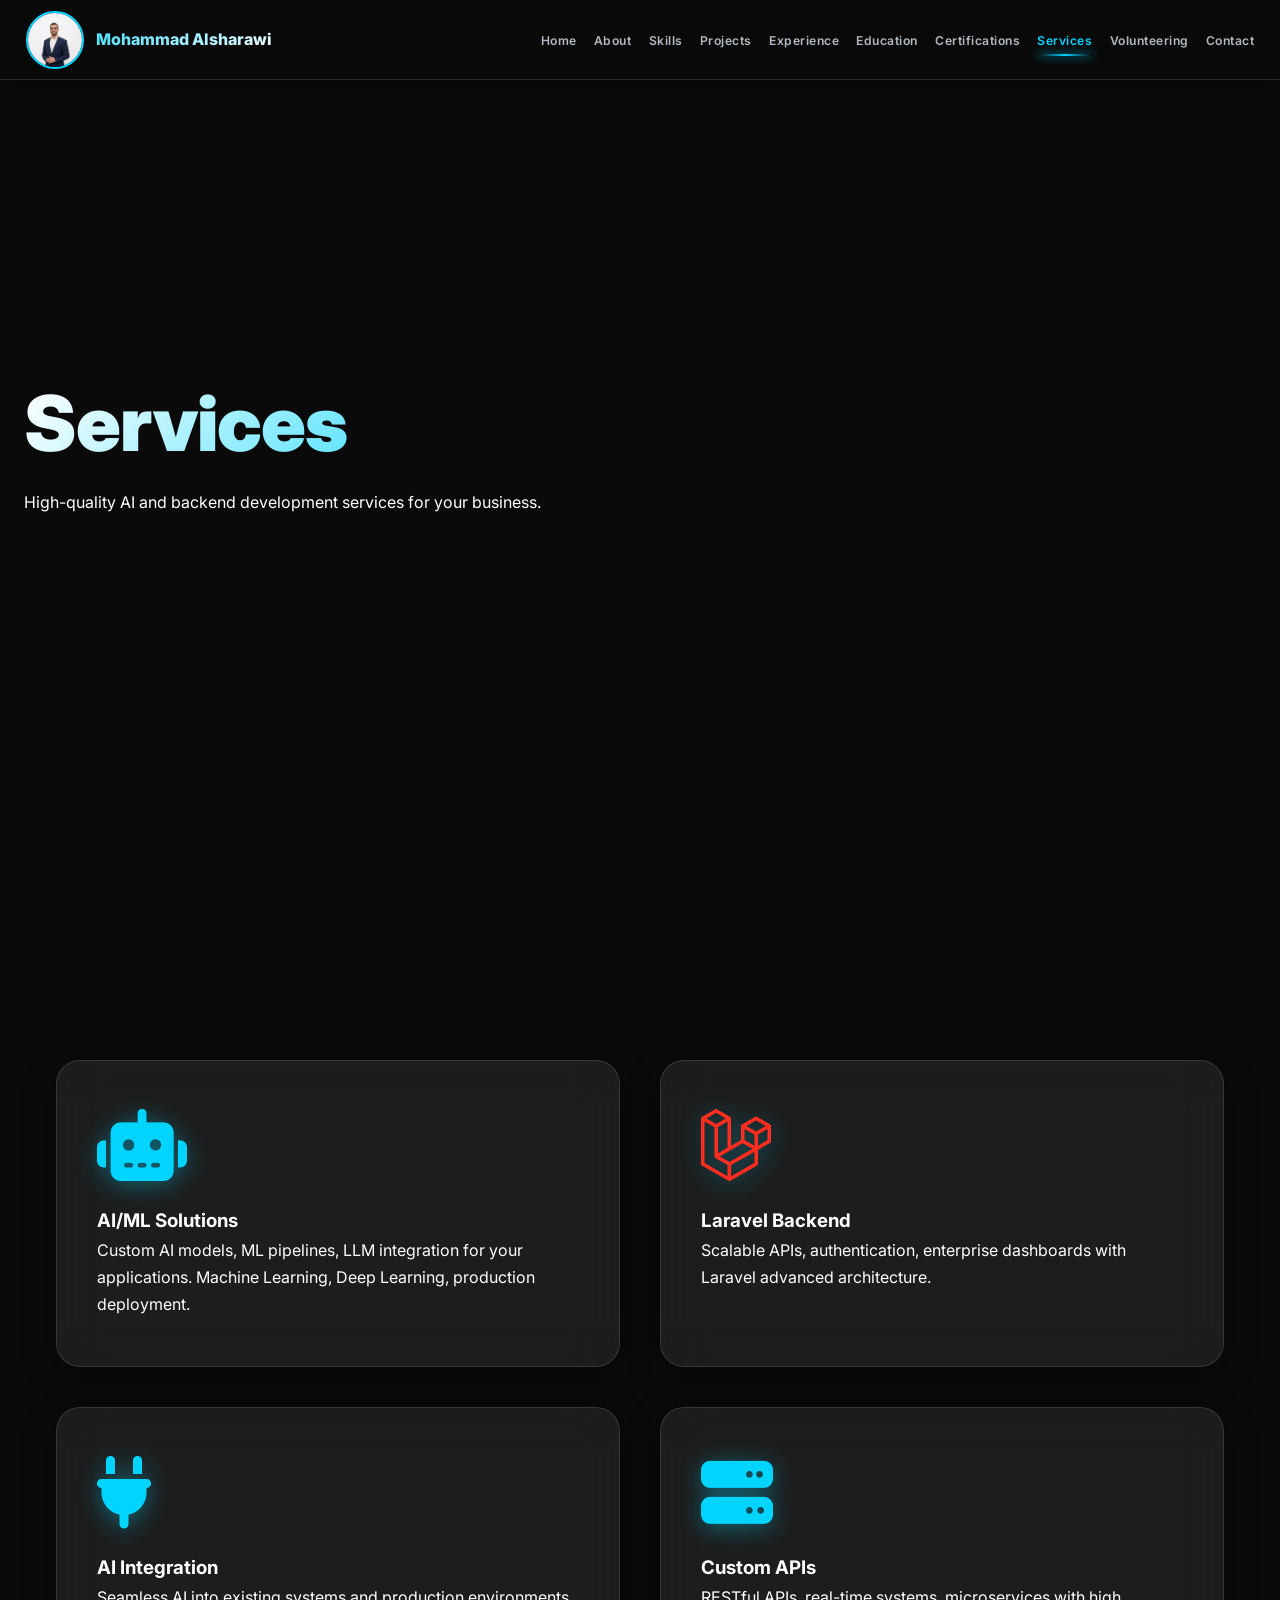
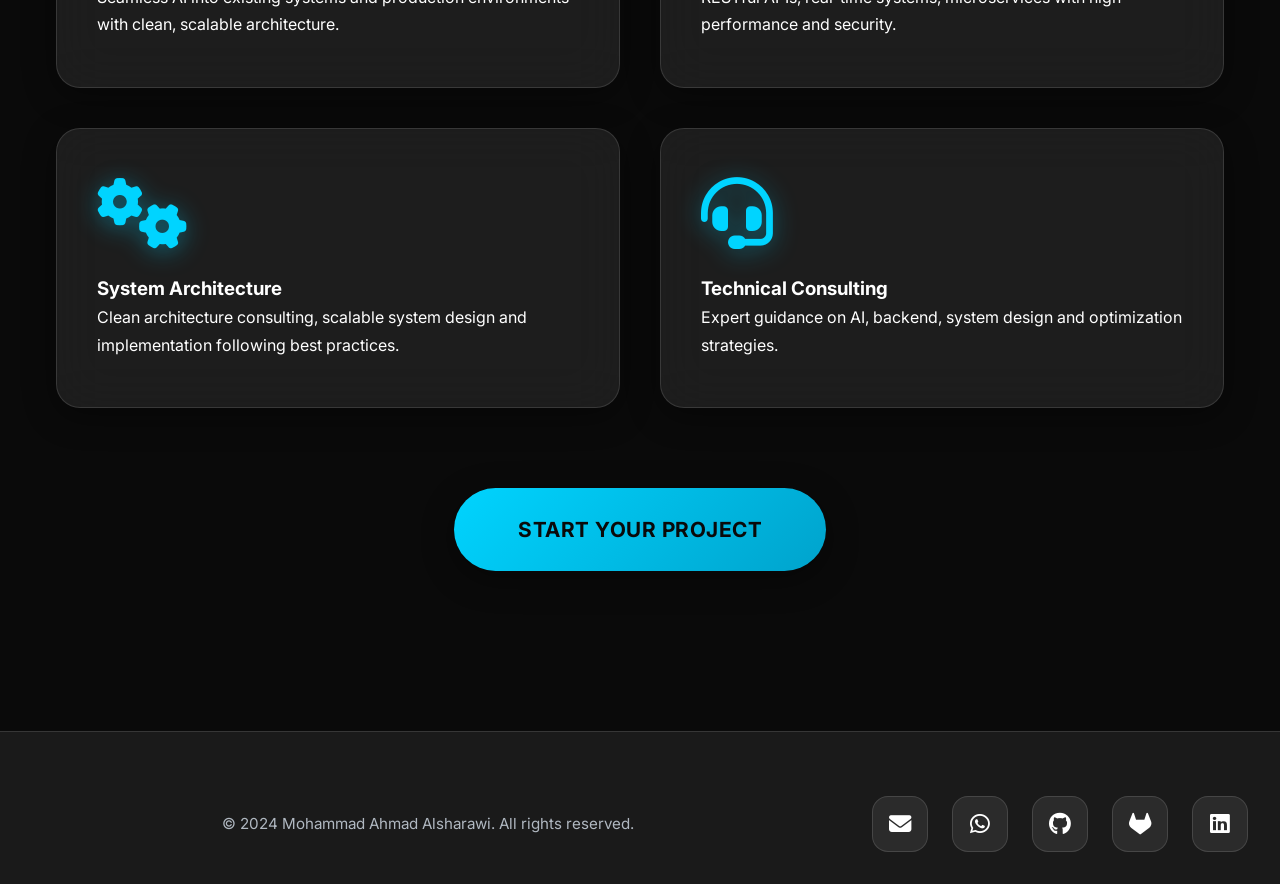
<file: services.html>
<!DOCTYPE html>
<html lang="en">
<head>
  <meta charset="UTF-8">
  <meta name="viewport" content="width=device-width, initial-scale=1.0">
  <title data-lang="nav-services">Services | Mohammad Alsharawi</title>
  <link rel="stylesheet" href="assets/css/style.css">
  <link href="https://fonts.googleapis.com/css2?family=Inter:wght@300;400;500;600;700;800&display=swap" rel="stylesheet">
  <link href="https://fonts.googleapis.com/css2?family=Noto+Sans+Arabic:wght@400;500;600;700&display=swap" rel="stylesheet">
  <link rel="stylesheet" href="https://cdnjs.cloudflare.com/ajax/libs/font-awesome/6.5.2/css/all.min.css" integrity="sha512-SnH5WK+bZxgPHs44uWIX+LLJAJ9/2PkPKZ5QiAj6Ta86w+fsb2TkcmfRyVX3pBnMFcV7oQPJkl9QevSCWr3W6A==" crossorigin="anonymous" referrerpolicy="no-referrer" />
</head>
<body>
  <!-- Navigation -->
  <nav class="navbar">
    <div class="nav-container">
      <a href="index.html" class="logo" aria-label="Home">
          <img src="assets/images/profile.jpg"
              alt="Mohammad Alsharawi"
              class="navbar-profile-img">

          <span>Mohammad Alsharawi</span>
      </a>
      <ul class="navbar-nav">
        <li><a href="index.html" class="nav-link" data-lang="nav-home" aria-label="Home"></a></li>
        <li><a href="about.html" class="nav-link" data-lang="nav-about" aria-label="About"></a></li>
        <li><a href="skills.html" class="nav-link" data-lang="nav-skills" aria-label="Skills"></a></li>
        <li><a href="projects.html" class="nav-link" data-lang="nav-projects" aria-label="Projects"></a></li>
        <li><a href="experience.html" class="nav-link" data-lang="nav-experience" aria-label="Experience"></a></li>
        <li><a href="education.html" class="nav-link" data-lang="nav-education" aria-label="Education"></a></li>
        <li><a href="certifications.html" class="nav-link" data-lang="nav-certifications" aria-label="Certifications"></a></li>
        <li><a href="services.html" class="nav-link active" data-lang="nav-services" aria-label="Services"></a></li>
        <li><a href="volunteers.html" class="nav-link" data-lang="nav-Volunteering">Volunteering</a></li>
        <li><a href="contact.html" class="nav-link" data-lang="nav-contact" aria-label="Contact"></a></li>
      </ul>
      <button class="hamburger" type="button" aria-label="Toggle navigation" aria-expanded="false">
        <span></span>
        <span></span>
        <span></span>
      </button>
    </div>
  </nav>

  <!-- Services Hero -->
  <section class="hero animate" id="hero">
    <div class="hero-content">
      <h1 data-lang="services">Professional Services</h1>
      <p data-lang="services-hero-desc">High-quality AI and backend development services for your business.</p>
    </div>
  </section>

  <!-- Services Grid -->
  <section class="section animate" id="services">
    <div class="grid">
      <div class="card animate delay-1">
        <i class="fas fa-robot" aria-hidden="true" style="font-size: 4.5rem; color: var(--accent); margin-bottom: 1.5rem;"></i>
        <h3 data-lang="ai-ml-sol">AI/ML Solutions</h3>
        <p data-lang="ai-ml-sol-desc">Custom AI models, ML pipelines, LLM integration for your applications. Machine Learning, Deep Learning, production deployment.</p>
      </div>
      <div class="card animate delay-2">
        <i class="fab fa-laravel" aria-hidden="true" style="font-size: 4.5rem; color: #ff2d20; margin-bottom: 1.5rem;"></i>
        <h3 data-lang="laravel-backend">Laravel Backend</h3>
        <p data-lang="laravel-backend-desc">Scalable APIs, authentication, enterprise dashboards with Laravel advanced architecture.</p>
      </div>
      <div class="card animate delay-3">
        <i class="fas fa-plug" aria-hidden="true" style="font-size: 4.5rem; color: var(--accent); margin-bottom: 1.5rem;"></i>
        <h3 data-lang="ai-integration">AI Integration</h3>
        <p data-lang="ai-integration-desc">Seamless AI into existing systems and production environments with clean, scalable architecture.</p>
      </div>
      <div class="card animate delay-1">
        <i class="fas fa-server" aria-hidden="true" style="font-size: 4.5rem; color: var(--accent); margin-bottom: 1.5rem;"></i>
        <h3 data-lang="custom-apis">Custom APIs</h3>
        <p data-lang="custom-apis-desc">RESTful APIs, real-time systems, microservices with high performance and security.</p>
      </div>
      <div class="card animate delay-2">
        <i class="fas fa-cogs" aria-hidden="true" style="font-size: 4.5rem; color: var(--accent); margin-bottom: 1.5rem;"></i>
        <h3 data-lang="system-arch">System Architecture</h3>
        <p data-lang="system-arch-desc">Clean architecture consulting, scalable system design and implementation following best practices.</p>
      </div>
      <div class="card animate delay-3">
        <i class="fas fa-headset" aria-hidden="true" style="font-size: 4.5rem; color: var(--accent); margin-bottom: 1.5rem;"></i>
        <h3 data-lang="tech-consult">Technical Consulting</h3>
        <p data-lang="tech-consult-desc">Expert guidance on AI, backend, system design and optimization strategies.</p>
      </div>
    </div>
    <div style="text-align: center; margin-top: 5rem;">
      <a href="contact.html" class="btn btn-primary" style="font-size: 1.3rem; padding: 1.5rem 4rem;" data-lang="start-project">
        <i class="fas fa-rocket" aria-hidden="true"></i> Start Your Project
      </a>
    </div>
  </section>

  <!-- Footer -->
  <footer class="footer">
    <div class="footer-container">
      <div class="footer-text">
        <p data-lang="copyright">&copy; 2024 Mohammad Ahmad Alsharawi. All rights reserved.</p>
      </div>
      <div class="footer-icons">
        <a href="mailto:eng.mohammadalsharawi@gmail.com" class="footer-icon" aria-label="Email Mohammad Alsharawi" title="Send Email" rel="noopener">
          <i class="fas fa-envelope" aria-hidden="true"></i>
        </a>
        <a href="https://wa.me/963939795817" class="footer-icon" aria-label="WhatsApp Mohammad Alsharawi" title="WhatsApp Chat" target="_blank" rel="noopener">
          <i class="fab fa-whatsapp" aria-hidden="true"></i>
        </a>
        <a href="https://github.com/MohammadAlsharawi" class="footer-icon" aria-label="GitHub Mohammad Alsharawi" title="GitHub Profile" target="_blank" rel="noopener">
          <i class="fab fa-github" aria-hidden="true"></i>
        </a>
        <a href="https://gitlab.com/MohammedAlsharawi" class="footer-icon" aria-label="GitLab Mohammad Alsharawi" title="GitLab Profile" target="_blank" rel="noopener">
          <i class="fab fa-gitlab" aria-hidden="true"></i>
        </a>
        <a href="https://www.linkedin.com/in/mohammad-alsharawi?utm_source=share&utm_campaign=share_via&utm_content=profile&utm_medium=ios_app" class="footer-icon" aria-label="LinkedIn Mohammad Alsharawi" title="LinkedIn Profile" target="_blank" rel="noopener">
          <i class="fab fa-linkedin" aria-hidden="true"></i>
        </a>
      </div>
    </div>
  </footer>

  <script src="assets/js/language.js"></script>
  <script src="assets/js/main.js"></script>
  <script src="assets/js/components.js"></script>
</body>
</html>
</file>
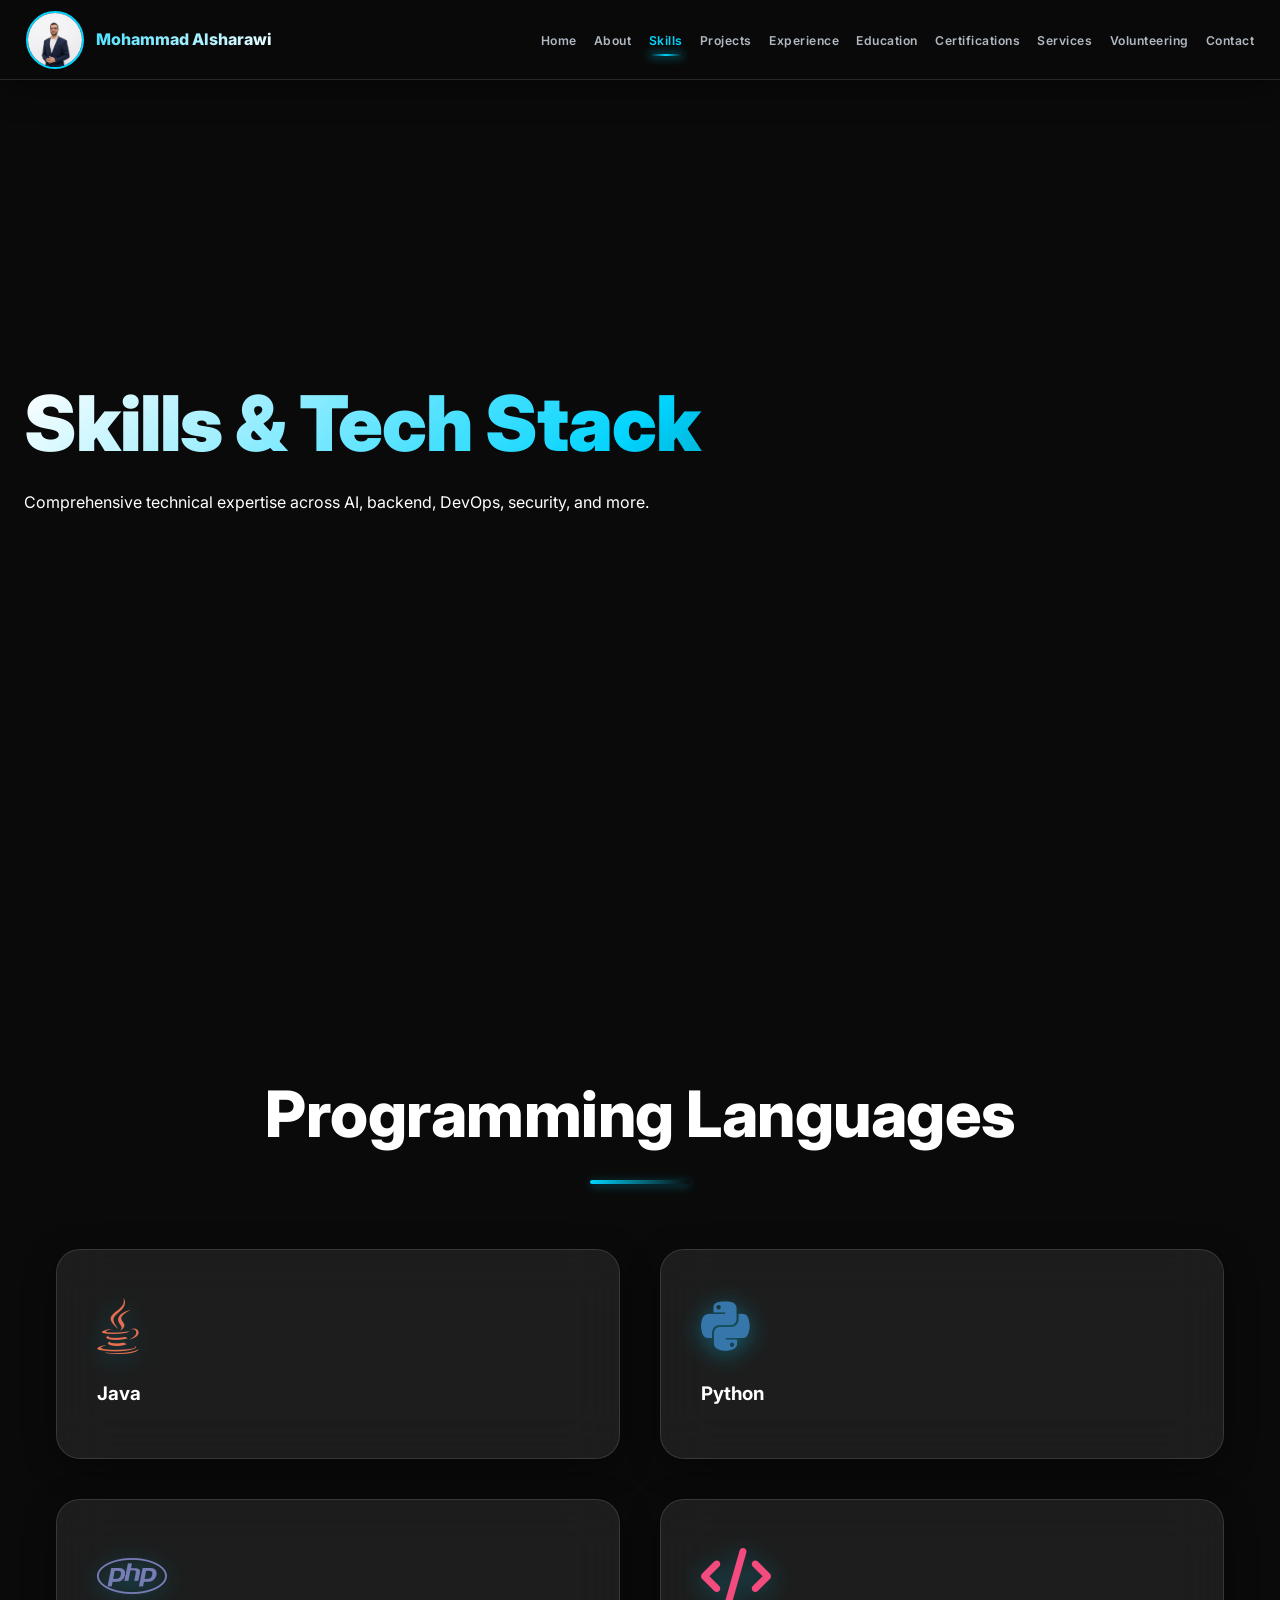
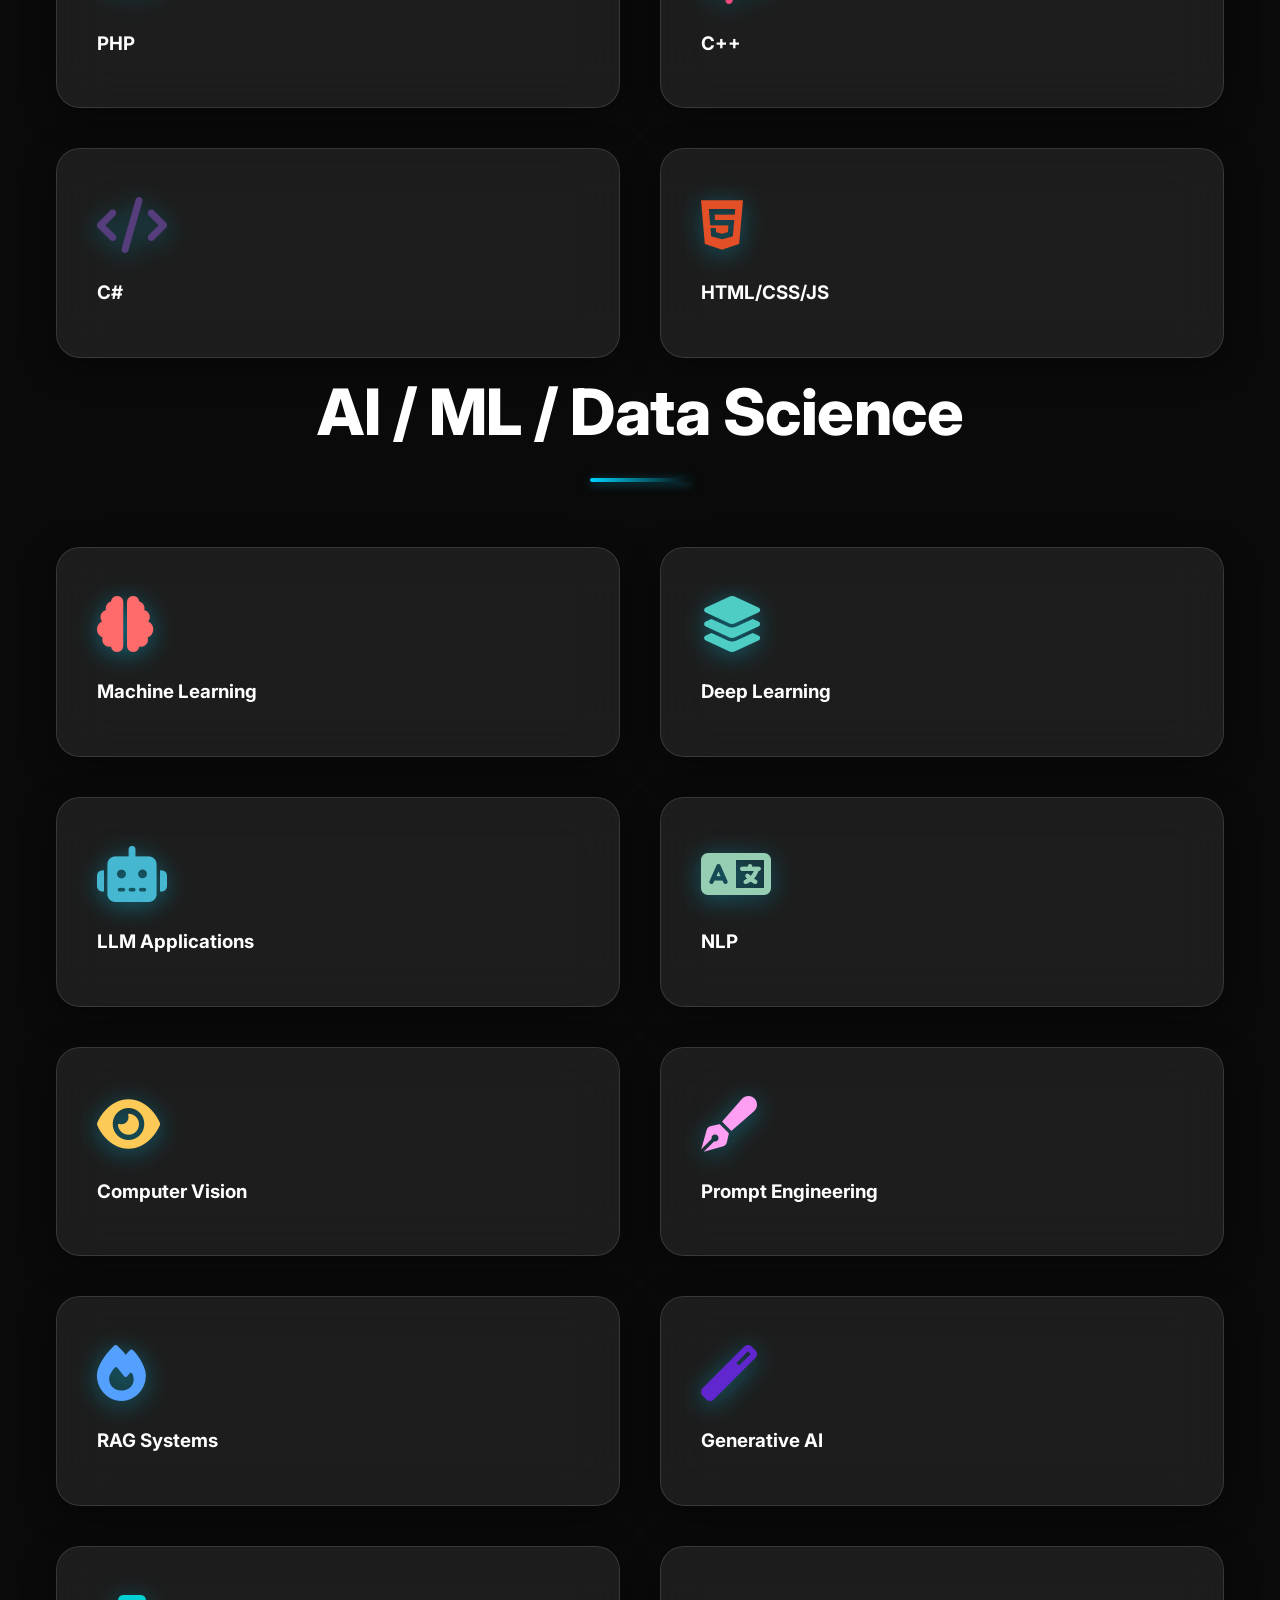
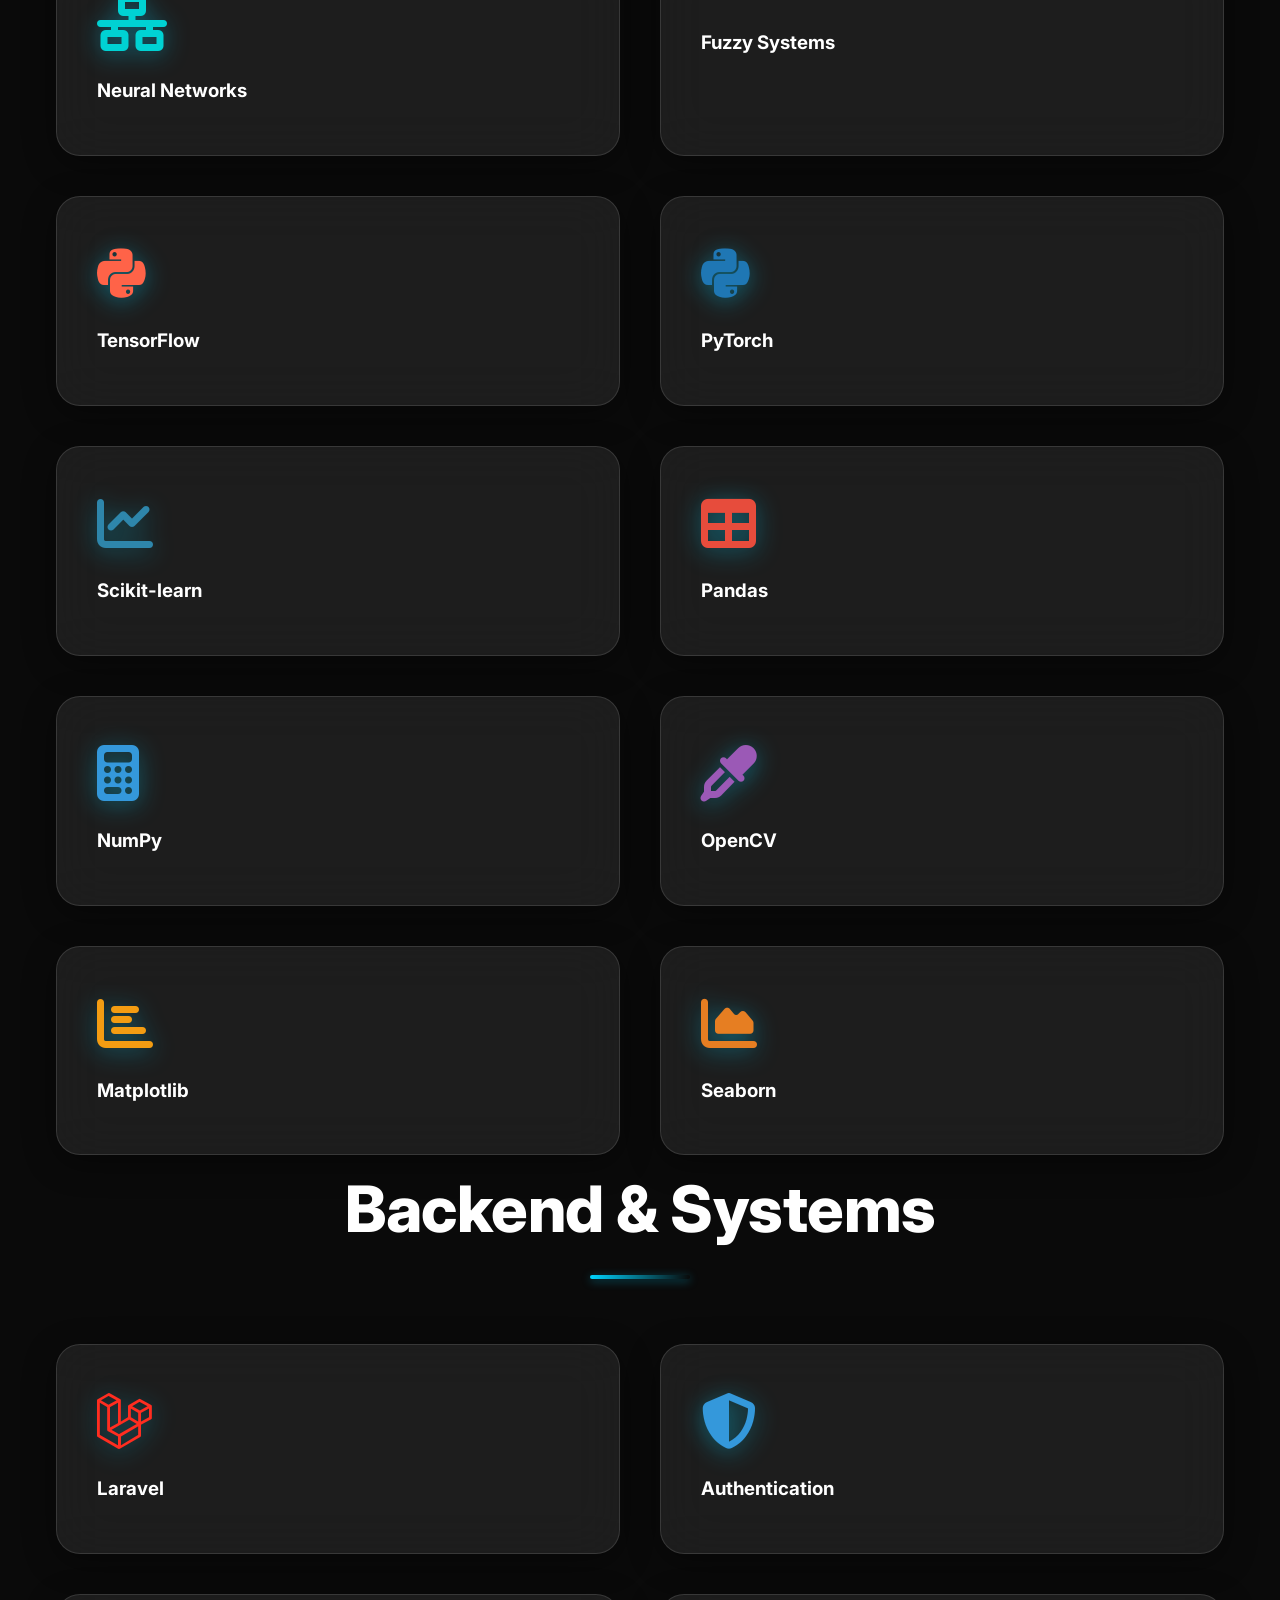
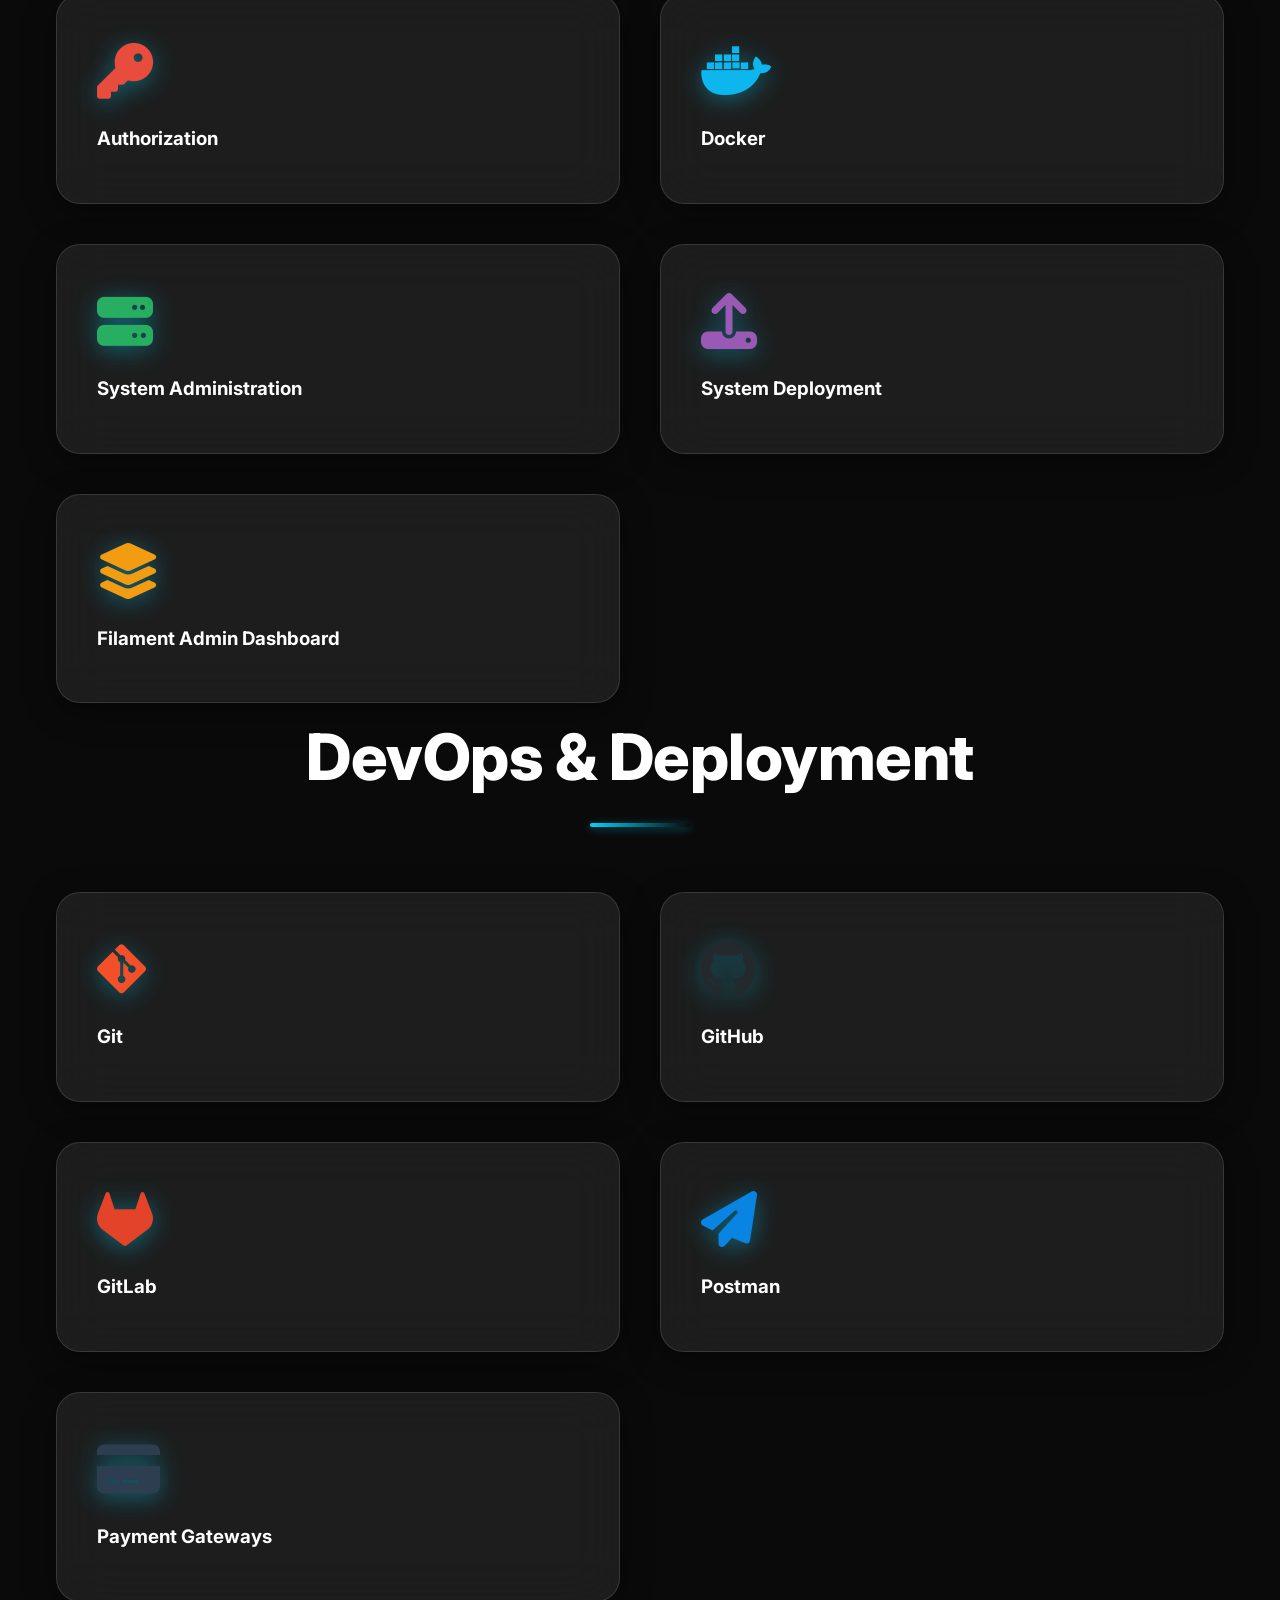
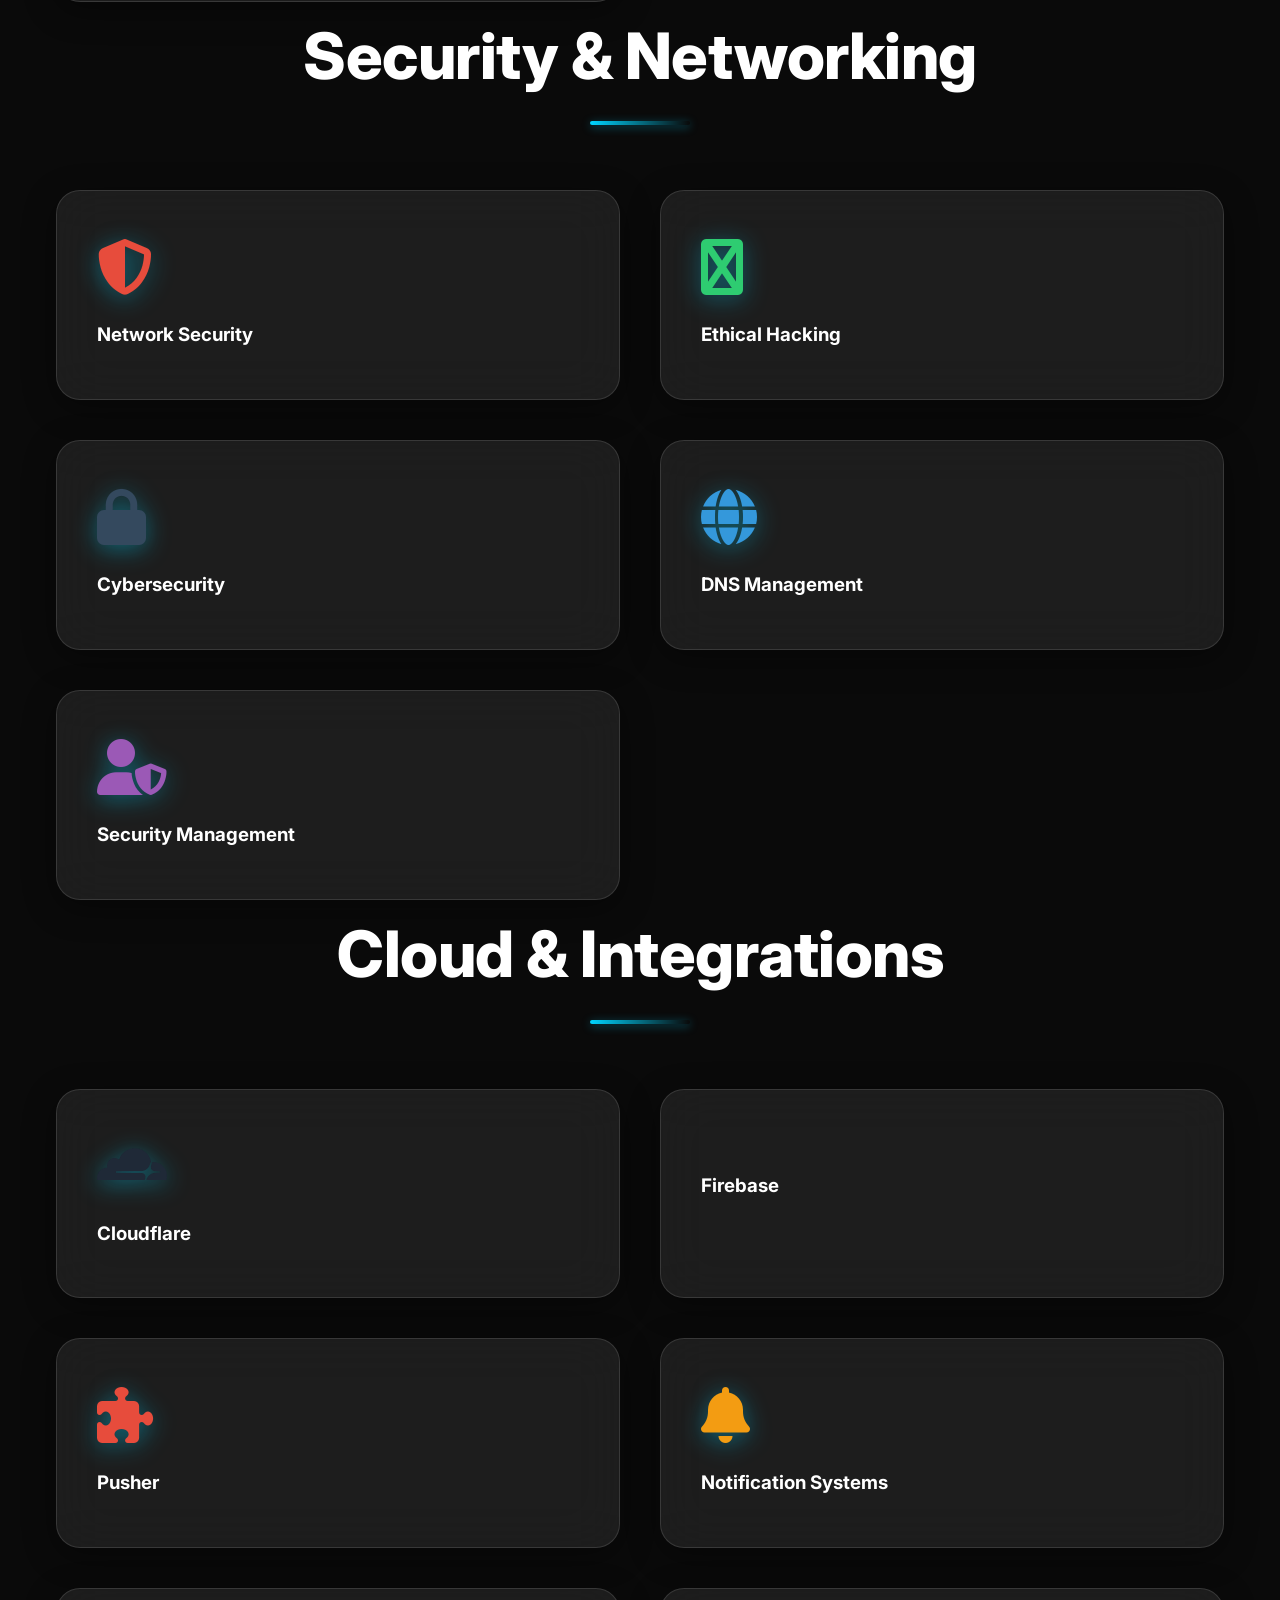
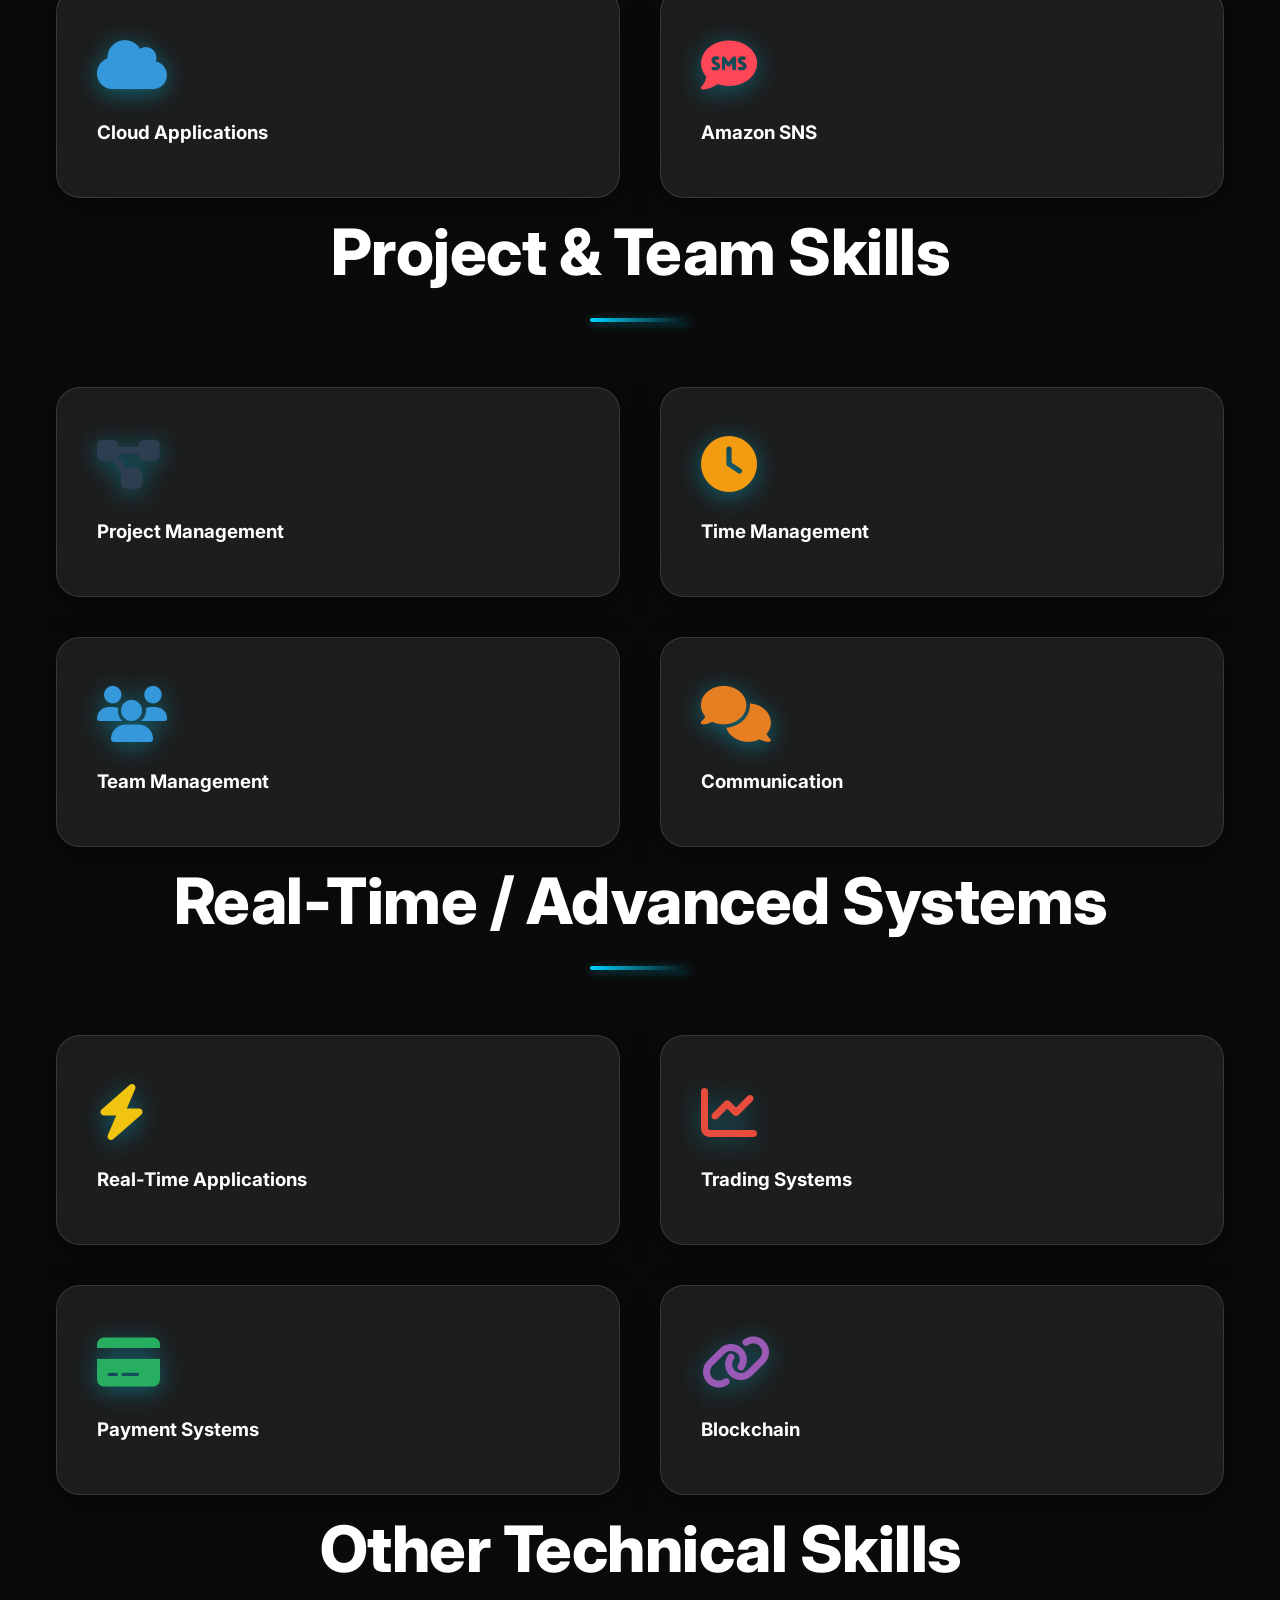
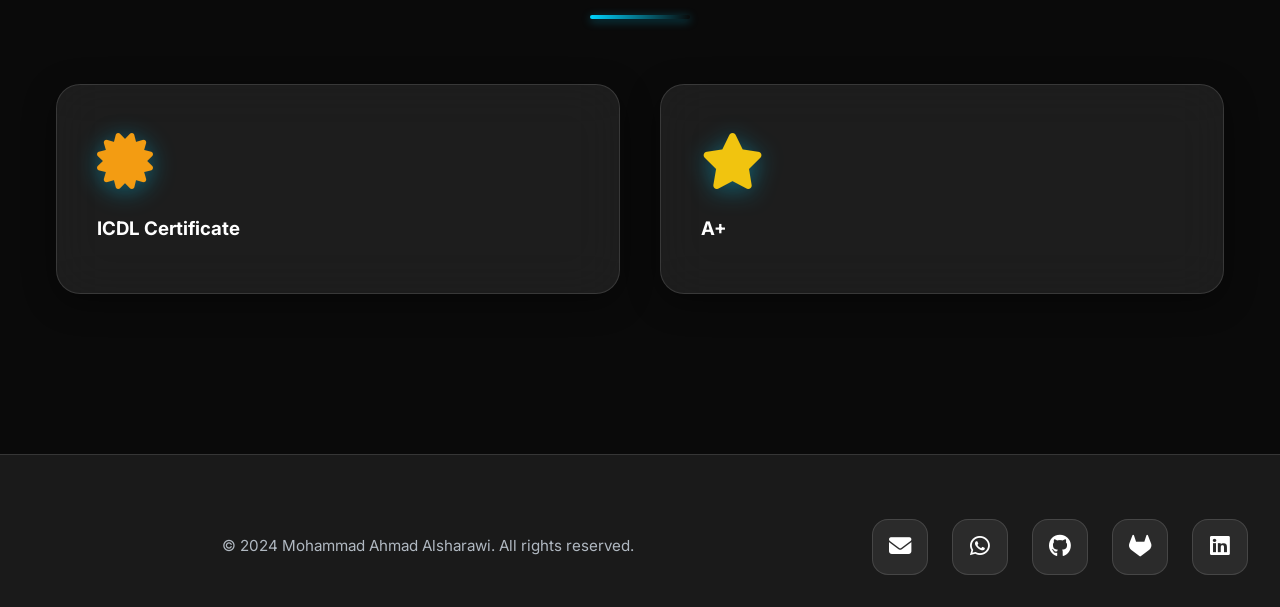
<file: skills.html>
<!DOCTYPE html>
<html lang="en">
<head>
  <meta charset="UTF-8">
  <meta name="viewport" content="width=device-width, initial-scale=1.0">
  <title data-lang="nav-skills">Skills | Mohammad Alsharawi</title>
  <link rel="stylesheet" href="assets/css/style.css">
  <link href="https://fonts.googleapis.com/css2?family=Inter:wght@300;400;500;600;700;800&display=swap" rel="stylesheet">
  <link href="https://fonts.googleapis.com/css2?family=Noto+Sans+Arabic:wght@400;500;600;700&display=swap" rel="stylesheet">
  <link rel="stylesheet" href="https://cdnjs.cloudflare.com/ajax/libs/font-awesome/6.5.2/css/all.min.css" integrity="sha512-SnH5WK+bZxgPHs44uWIX+LLJAJ9/2PkPKZ5QiAj6Ta86w+fsb2TkcmfRyVX3pBnMFcV7oQPJkl9QevSCWr3W6A==" crossorigin="anonymous" referrerpolicy="no-referrer" />
</head>
<body>
  <!-- Navigation -->
  <nav class="navbar">
    <div class="nav-container">
      <a href="index.html" class="logo" aria-label="Home">
          <img src="assets/images/profile.jpg"
              alt="Mohammad Alsharawi"
              class="navbar-profile-img">

          <span>Mohammad Alsharawi</span>
      </a>
      <ul class="navbar-nav">
        <li><a href="index.html" class="nav-link" data-lang="nav-home" aria-label="Home"></a></li>
        <li><a href="about.html" class="nav-link" data-lang="nav-about" aria-label="About"></a></li>
        <li><a href="skills.html" class="nav-link active" data-lang="nav-skills" aria-label="Skills"></a></li>
        <li><a href="projects.html" class="nav-link" data-lang="nav-projects" aria-label="Projects"></a></li>
        <li><a href="experience.html" class="nav-link" data-lang="nav-experience" aria-label="Experience"></a></li>
        <li><a href="education.html" class="nav-link" data-lang="nav-education" aria-label="Education"></a></li>
        <li><a href="certifications.html" class="nav-link" data-lang="nav-certifications" aria-label="Certifications"></a></li>
        <li><a href="services.html" class="nav-link" data-lang="nav-services" aria-label="Services"></a></li>
        <li><a href="volunteers.html" class="nav-link" data-lang="nav-Volunteering">Volunteering</a></li>
        <li><a href="contact.html" class="nav-link" data-lang="nav-contact" aria-label="Contact"></a></li>
      </ul>
      <button class="hamburger" type="button" aria-label="Toggle navigation" aria-expanded="false">
        <span></span>
        <span></span>
        <span></span>
      </button>
    </div>
  </nav>

  <!-- Skills Hero -->
  <section class="hero" id="hero">
    <div class="hero-content">
      <h1 data-lang="my-skills">Skills & Tech Stack</h1>
      <p data-lang="skills-hero-desc">Comprehensive technical expertise across AI, backend, DevOps, security, and more.</p>
    </div>
  </section>

  <!-- Skills Categories - FULL LIST -->
  <section class="section skills-section" id="skills">
    <!-- 1. Programming Languages -->
    <div class="skills-category">
      <h2 class="section-title" data-lang="programming-languages">Programming Languages</h2>
      <div class="grid">
        <div class="card">
          <i class="fab fa-java" aria-hidden="true" style="font-size: 3.5rem; color: #e76f51;"></i>
          <h3 data-lang="java">Java</h3>
        </div>
        <div class="card">
          <i class="fab fa-python" aria-hidden="true" style="font-size: 3.5rem; color: #3776ab;"></i>
          <h3 data-lang="python">Python</h3>
        </div>
        <div class="card">
          <i class="fab fa-php" aria-hidden="true" style="font-size: 3.5rem; color: #787cb5;"></i>
          <h3 data-lang="php">PHP</h3>
        </div>
        <div class="card">
          <i class="fas fa-code" aria-hidden="true" style="font-size: 3.5rem; color: #f34b7d;"></i>
          <h3 data-lang="cpp">C++</h3>
        </div>
        <div class="card">
          <i class="fas fa-code" aria-hidden="true" style="font-size: 3.5rem; color: #563d7c;"></i>
          <h3 data-lang="csharp">C#</h3>
        </div>
        <div class="card">
          <i class="fab fa-html5" aria-hidden="true" style="font-size: 3.5rem; color: #e34f26;"></i>
          <h3 data-lang="html-css-js">HTML/CSS/JS</h3>
        </div>
      </div>
    </div>

    <!-- 2. AI / ML / Data Science -->
    <div class="skills-category">
      <h2 class="section-title" data-lang="ai-ml-data">AI / ML / Data Science</h2>
      <div class="grid">
        <div class="card">
          <i class="fas fa-brain" aria-hidden="true" style="font-size: 3.5rem; color: #ff6b6b;"></i>
          <h3 data-lang="machine-learning">Machine Learning</h3>
        </div>
        <div class="card">
          <i class="fas fa-layer-group" aria-hidden="true" style="font-size: 3.5rem; color: #4ecdc4;"></i>
          <h3 data-lang="deep-learning">Deep Learning</h3>
        </div>
        <div class="card">
          <i class="fas fa-robot" aria-hidden="true" style="font-size: 3.5rem; color: #45b7d1;"></i>
          <h3 data-lang="llm-apps">LLM Applications</h3>
        </div>
        <div class="card">
          <i class="fas fa-language" aria-hidden="true" style="font-size: 3.5rem; color: #96ceb4;"></i>
          <h3 data-lang="nlp">NLP</h3>
        </div>
        <div class="card">
          <i class="fas fa-eye" aria-hidden="true" style="font-size: 3.5rem; color: #feca57;"></i>
          <h3 data-lang="computer-vision">Computer Vision</h3>
        </div>
        <div class="card">
          <i class="fas fa-pen-fancy" aria-hidden="true" style="font-size: 3.5rem; color: #ff9ff3;"></i>
          <h3 data-lang="prompt-engineering">Prompt Engineering</h3>
        </div>
        <div class="card">
          <i class="fas fa-fire" aria-hidden="true" style="font-size: 3.5rem; color: #54a0ff;"></i>
          <h3 data-lang="rag-systems">RAG Systems</h3>
        </div>
        <div class="card">
          <i class="fas fa-magic" aria-hidden="true" style="font-size: 3.5rem; color: #5f27cd;"></i>
          <h3 data-lang="generative-ai">Generative AI</h3>
        </div>
        <div class="card">
          <i class="fas fa-network-wired" aria-hidden="true" style="font-size: 3.5rem; color: #00d2d3;"></i>
          <h3 data-lang="neural-networks">Neural Networks</h3>
        </div>
        <div class="card">
          <i class="fas fa-brain-circuit" aria-hidden="true" style="font-size: 3.5rem; color: #ff9f43;"></i>
          <h3 data-lang="fuzzy-systems">Fuzzy Systems</h3>
        </div>
        <div class="card">
          <i class="fab fa-python" aria-hidden="true" style="font-size: 3.5rem; color: #ff6348;"></i>
          <h3 data-lang="tensorflow">TensorFlow</h3>
        </div>
        <div class="card">
          <i class="fab fa-python" aria-hidden="true" style="font-size: 3.5rem; color: #1f77b4;"></i>
          <h3 data-lang="pytorch">PyTorch</h3>
        </div>
        <div class="card">
          <i class="fas fa-chart-line" aria-hidden="true" style="font-size: 3.5rem; color: #2e86ab;"></i>
          <h3 data-lang="scikit-learn">Scikit-learn</h3>
        </div>
        <div class="card">
          <i class="fas fa-table" aria-hidden="true" style="font-size: 3.5rem; color: #e74c3c;"></i>
          <h3 data-lang="pandas">Pandas</h3>
        </div>
        <div class="card">
          <i class="fas fa-calculator" aria-hidden="true" style="font-size: 3.5rem; color: #3498db;"></i>
          <h3 data-lang="numpy">NumPy</h3>
        </div>
        <div class="card">
          <i class="fas fa-eye-dropper" aria-hidden="true" style="font-size: 3.5rem; color: #9b59b6;"></i>
          <h3 data-lang="opencv">OpenCV</h3>
        </div>
        <div class="card">
          <i class="fas fa-chart-bar" aria-hidden="true" style="font-size: 3.5rem; color: #f39c12;"></i>
          <h3 data-lang="matplotlib">Matplotlib</h3>
        </div>
        <div class="card">
          <i class="fas fa-chart-area" aria-hidden="true" style="font-size: 3.5rem; color: #e67e22;"></i>
          <h3 data-lang="seaborn">Seaborn</h3>
        </div>
      </div>
    </div>

    <!-- Backend & Systems -->
    <div class="skills-category">
      <h2 class="section-title" data-lang="backend-systems">Backend & Systems</h2>
      <div class="grid">
        <div class="card">
          <i class="fab fa-laravel" aria-hidden="true" style="font-size: 3.5rem; color: #ff2d20;"></i>
          <h3 data-lang="laravel">Laravel</h3>
        </div>
        <div class="card">
          <i class="fas fa-shield-alt" aria-hidden="true" style="font-size: 3.5rem; color: #3498db;"></i>
          <h3 data-lang="authentication">Authentication</h3>
        </div>
        <div class="card">
          <i class="fas fa-key" aria-hidden="true" style="font-size: 3.5rem; color: #e74c3c;"></i>
          <h3 data-lang="authorization">Authorization</h3>
        </div>
        <div class="card">
          <i class="fab fa-docker" aria-hidden="true" style="font-size: 3.5rem; color: #0db7ed;"></i>
          <h3 data-lang="docker">Docker</h3>
        </div>
        <div class="card">
          <i class="fas fa-server" aria-hidden="true" style="font-size: 3.5rem; color: #27ae60;"></i>
          <h3 data-lang="system-administration">System Administration</h3>
        </div>
        <div class="card">
          <i class="fas fa-upload" aria-hidden="true" style="font-size: 3.5rem; color: #9b59b6;"></i>
          <h3 data-lang="system-deployment">System Deployment</h3>
        </div>
        <div class="card">
          <i class="fas fa-layer-group" aria-hidden="true" style="font-size: 3.5rem; color: #f39c12;"></i>
          <h3 data-lang="filament-dashboard">Filament Admin Dashboard</h3>
        </div>
        
      </div>
    </div>

    <!-- DevOps & Deployment -->
    <div class="skills-category">
      <h2 class="section-title" data-lang="devops-deployment">DevOps & Deployment</h2>
      <div class="grid">
        <div class="card">
          <i class="fab fa-git-alt" aria-hidden="true" style="font-size: 3.5rem; color: #f34f29;"></i>
          <h3 data-lang="git">Git</h3>
        </div>
        <div class="card">
          <i class="fab fa-github" aria-hidden="true" style="font-size: 3.5rem; color: #24292e;"></i>
          <h3 data-lang="github">GitHub</h3>
        </div>
        <div class="card">
          <i class="fab fa-gitlab" aria-hidden="true" style="font-size: 3.5rem; color: #e24329;"></i>
          <h3 data-lang="gitlab">GitLab</h3>
        </div>
        <div class="card">
          <i class="fas fa-paper-plane" aria-hidden="true" style="font-size: 3.5rem; color: #0984e3;"></i>
          <h3 data-lang="postman">Postman</h3>
        </div>
        <div class="card">
          <i class="fas fa-credit-card" aria-hidden="true" style="font-size: 3.5rem; color: #2c3e50;"></i>
          <h3 data-lang="payment-gateways">Payment Gateways</h3>
        </div>
      </div>
    </div>

    <!-- Security & Networking -->
    <div class="skills-category">
      <h2 class="section-title" data-lang="security-networking">Security & Networking</h2>
      <div class="grid">
        <div class="card">
          <i class="fas fa-shield-alt" aria-hidden="true" style="font-size: 3.5rem; color: #e74c3c;"></i>
          <h3 data-lang="network-security">Network Security</h3>
        </div>
        <div class="card">
          <i class="fas fa-hackerrank" aria-hidden="true" style="font-size: 3.5rem; color: #2ecc71;"></i>
          <h3 data-lang="ethical-hacking">Ethical Hacking</h3>
        </div>
        <div class="card">
          <i class="fas fa-lock" aria-hidden="true" style="font-size: 3.5rem; color: #34495e;"></i>
          <h3 data-lang="cybersecurity">Cybersecurity</h3>
        </div>
        <div class="card">
          <i class="fas fa-globe" aria-hidden="true" style="font-size: 3.5rem; color: #3498db;"></i>
          <h3 data-lang="dns-management">DNS Management</h3>
        </div>
        <div class="card">
          <i class="fas fa-user-shield" aria-hidden="true" style="font-size: 3.5rem; color: #9b59b6;"></i>
          <h3 data-lang="security-management">Security Management</h3>
        </div>
      </div>
    </div>

    <!-- Cloud & Integrations -->
    <div class="skills-category">
      <h2 class="section-title" data-lang="cloud-integrations">Cloud & Integrations</h2>
      <div class="grid">
        <div class="card">
          <i class="fab fa-cloudflare" aria-hidden="true" style="font-size: 3.5rem; color: #1f2937;"></i>
          <h3 data-lang="cloudflare">Cloudflare</h3>
        </div>
        <div class="card">
          <i class="fab fa-firebase" aria-hidden="true" style="font-size: 3.5rem; color: #ffca28;"></i>
          <h3 data-lang="firebase">Firebase</h3>
        </div>
        <div class="card">
          <i class="fas fa-puzzle-piece" aria-hidden="true" style="font-size: 3.5rem; color: #e74c3c;"></i>
          <h3 data-lang="pusher">Pusher</h3>
        </div>
        <div class="card">
          <i class="fas fa-bell" aria-hidden="true" style="font-size: 3.5rem; color: #f39c12;"></i>
          <h3 data-lang="notification-systems">Notification Systems</h3>
        </div>
        <div class="card">
          <i class="fas fa-cloud" aria-hidden="true" style="font-size: 3.5rem; color: #3498db;"></i>
          <h3 data-lang="cloud-applications">Cloud Applications</h3>
        </div>
        <div class="card">
          <i class="fas fa-sms" aria-hidden="true" style="font-size: 3.5rem; color: #ff4757;"></i>
          <h3 data-lang="sns">Amazon SNS</h3>
        </div>
      </div>
    </div>

    <!-- Project & Team Skills -->
    <div class="skills-category">
      <h2 class="section-title" data-lang="project-team">Project & Team Skills</h2>
      <div class="grid">
        <div class="card">
          <i class="fas fa-project-diagram" aria-hidden="true" style="font-size: 3.5rem; color: #2c3e50;"></i>
          <h3 data-lang="project-management">Project Management</h3>
        </div>
        <div class="card">
          <i class="fas fa-clock" aria-hidden="true" style="font-size: 3.5rem; color: #f39c12;"></i>
          <h3 data-lang="time-management">Time Management</h3>
        </div>
        <div class="card">
          <i class="fas fa-users" aria-hidden="true" style="font-size: 3.5rem; color: #3498db;"></i>
          <h3 data-lang="team-management">Team Management</h3>
        </div>
        <div class="card">
          <i class="fas fa-comments" aria-hidden="true" style="font-size: 3.5rem; color: #e67e22;"></i>
          <h3 data-lang="communication">Communication</h3>
        </div>
      </div>
    </div>

    <!-- Real-Time / Advanced -->
    <div class="skills-category">
      <h2 class="section-title" data-lang="real-time-systems">Real-Time / Advanced Systems</h2>
      <div class="grid">
        <div class="card">
          <i class="fas fa-bolt" aria-hidden="true" style="font-size: 3.5rem; color: #f1c40f;"></i>
          <h3 data-lang="real-time-apps">Real-Time Applications</h3>
        </div>
        <div class="card">
          <i class="fas fa-chart-line" aria-hidden="true" style="font-size: 3.5rem; color: #e74c3c;"></i>
          <h3 data-lang="trading-systems">Trading Systems</h3>
        </div>
        <div class="card">
          <i class="fas fa-credit-card" aria-hidden="true" style="font-size: 3.5rem; color: #27ae60;"></i>
          <h3 data-lang="payment-systems">Payment Systems</h3>
        </div>
        <div class="card">
          <i class="fas fa-link" aria-hidden="true" style="font-size: 3.5rem; color: #9b59b6;"></i>
          <h3 data-lang="blockchain">Blockchain</h3>
        </div>
      </div>
    </div>

    <!-- Other Technical Skills -->
    <div class="skills-category">
      <h2 class="section-title" data-lang="other-skills">Other Technical Skills</h2>
      <div class="grid">
        <div class="card">
          <i class="fas fa-certificate" aria-hidden="true" style="font-size: 3.5rem; color: #f39c12;"></i>
          <h3 data-lang="icdl">ICDL</h3>
        </div>
        <div class="card">
          <i class="fas fa-star" aria-hidden="true" style="font-size: 3.5rem; color: #f1c40f;"></i>
          <h3 data-lang="a-plus">A+</h3>
        </div>
      </div>
    </div>
  </section>

  <!-- Footer -->
  <footer class="footer">
    <div class="footer-container">
      <div class="footer-text">
        <p data-lang="copyright">&copy; 2024 Mohammad Ahmad Alsharawi. All rights reserved.</p>
      </div>
      <div class="footer-icons">
        <a href="mailto:eng.mohammadalsharawi@gmail.com" class="footer-icon" aria-label="Email Mohammad Alsharawi" title="Send Email" rel="noopener">
          <i class="fas fa-envelope" aria-hidden="true"></i>
        </a>
        <a href="https://wa.me/963939795817" class="footer-icon" aria-label="WhatsApp Mohammad Alsharawi" title="WhatsApp Chat" target="_blank" rel="noopener">
          <i class="fab fa-whatsapp" aria-hidden="true"></i>
        </a>
        <a href="https://github.com/MohammadAlsharawi" class="footer-icon" aria-label="GitHub Mohammad Alsharawi" title="GitHub Profile" target="_blank" rel="noopener">
          <i class="fab fa-github" aria-hidden="true"></i>
        </a>
        <a href="https://gitlab.com/MohammedAlsharawi" class="footer-icon" aria-label="GitLab Mohammad Alsharawi" title="GitLab Profile" target="_blank" rel="noopener">
          <i class="fab fa-gitlab" aria-hidden="true"></i>
        </a>
        <a href="https://www.linkedin.com/in/mohammad-alsharawi?utm_source=share&utm_campaign=share_via&utm_content=profile&utm_medium=ios_app" class="footer-icon" aria-label="LinkedIn Mohammad Alsharawi" title="LinkedIn Profile" target="_blank" rel="noopener">
          <i class="fab fa-linkedin" aria-hidden="true"></i>
        </a>
      </div>
    </div>
  </footer>

  <script src="assets/js/language.js"></script>
  <script src="assets/js/main.js"></script>
  <script src="assets/js/components.js"></script>
</body>
</html>
</file>
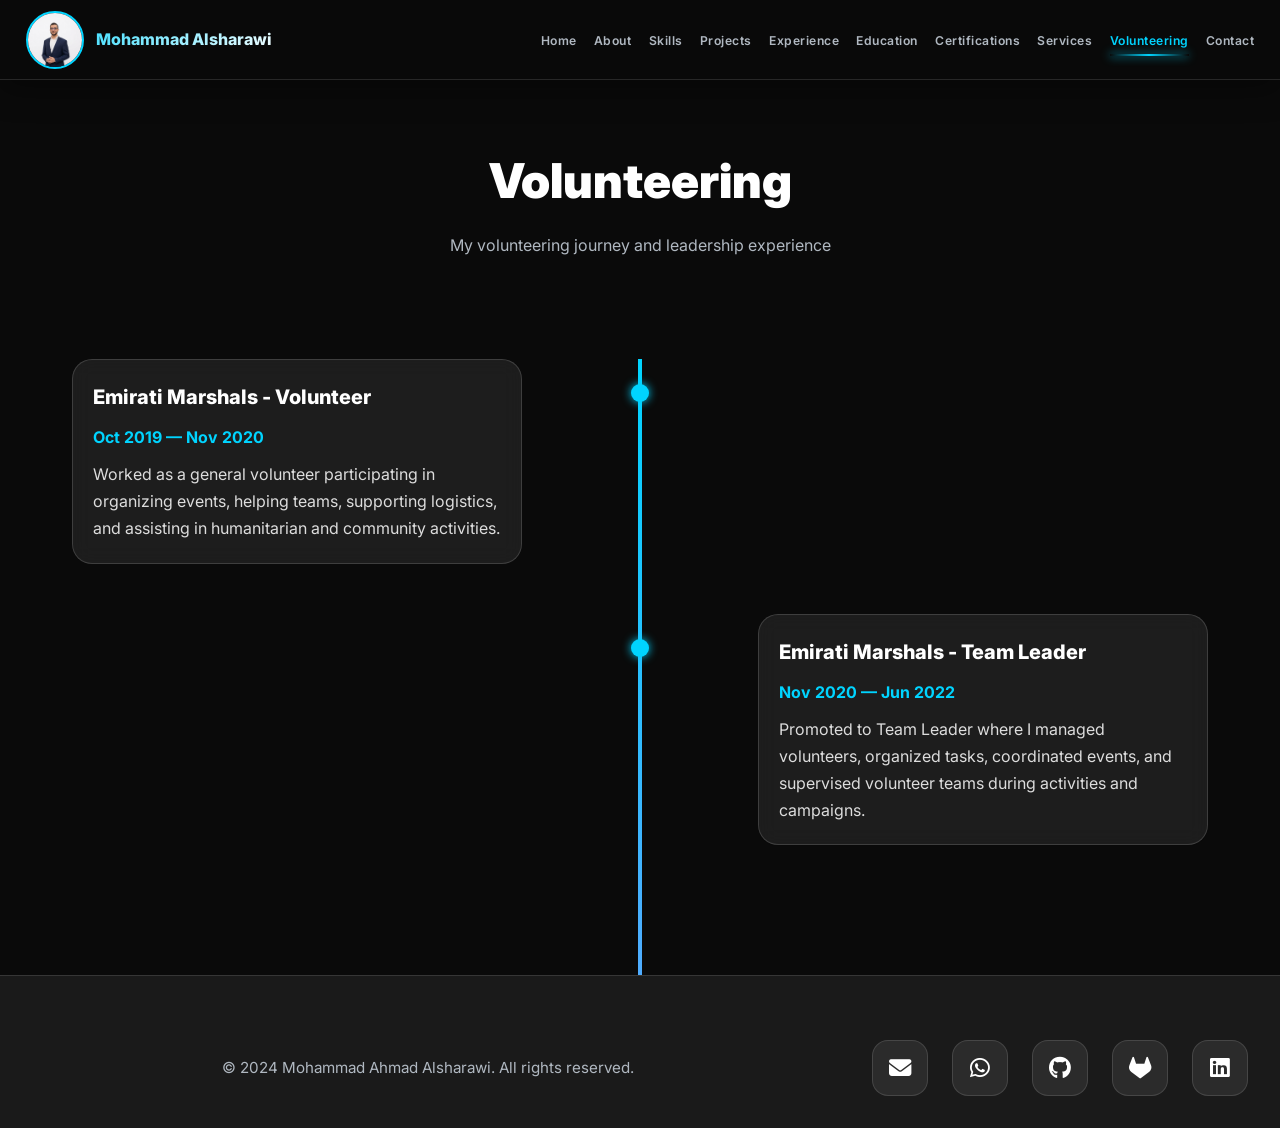
<file: volunteers.html>
<!DOCTYPE html>
<html lang="en">
<head>
<meta charset="UTF-8" />
<meta name="viewport" content="width=device-width, initial-scale=1.0" />
<title>Volunteering | Mohammad Alsharawi</title>

<link rel="stylesheet" href="assets/css/style.css" />
<link href="https://fonts.googleapis.com/css2?family=Inter:wght@300;400;500;600;700;800&display=swap" rel="stylesheet" />
<link rel="stylesheet" href="https://cdnjs.cloudflare.com/ajax/libs/font-awesome/6.5.2/css/all.min.css"/>

<style>
/* =====================================================
   VOLUNTEERS TIMELINE (أسماء مختلفة لتجنب التضارب)
===================================================== */

.vol-page {
  width: 100%;
  max-width: 1200px;
  margin: auto;
  padding: 0 2rem;
}

.vol-hero {
  padding-top: 140px;
  padding-bottom: 60px;
  text-align: center;
}

.vol-hero h1 {
  font-size: 48px;
  font-weight: 900;
  margin-bottom: 10px;
}

.vol-hero p {
  color: var(--text-secondary);
}

/* Timeline */
.vol-timeline {
  position: relative;
  margin-top: 40px;
  padding-bottom: 80px;
}

.vol-timeline::before {
  content: "";
  position: absolute;
  left: 50%;
  top: 0;
  bottom: 0;
  width: 4px;
  background: linear-gradient(to bottom, #00d4ff, #4facfe);
  transform: translateX(-50%);
}

/* Item */
.vol-item {
  position: relative;
  width: 100%;
  display: flex;
  margin-bottom: 50px;
}

.vol-left {
  justify-content: flex-start;
  padding-right: calc(50% + 30px);
}

.vol-right {
  justify-content: flex-end;
  padding-left: calc(50% + 30px);
}

/* Circle */
.vol-item::before {
  content: "";
  position: absolute;
  left: 50%;
  top: 25px;
  transform: translateX(-50%);
  width: 18px;
  height: 18px;
  background: #00d4ff;
  border-radius: 50%;
  box-shadow: 0 0 10px #00d4ff;
}

/* Card */
.vol-card {
  width: 100%;
  max-width: 450px;
  background: rgba(255,255,255,0.08);
  border: 1px solid rgba(255,255,255,0.15);
  border-radius: 20px;
  padding: 20px;
  backdrop-filter: blur(10px);
  transition: 0.3s;
}

.vol-card:hover {
  transform: translateY(-5px);
  border-color: #00d4ff;
}

.vol-title {
  font-size: 20px;
  font-weight: 800;
  margin-bottom: 10px;
}

.vol-date {
  font-weight: 700;
  color: #00d4ff;
  margin-bottom: 10px;
}

.vol-desc {
  color: #ddd;
  line-height: 1.7;
}

/* Mobile */
@media(max-width:768px){
  .vol-timeline::before {
    left: 20px;
  }

  .vol-left,
  .vol-right {
    padding-left: 60px;
    padding-right: 0;
    justify-content: flex-start;
  }

  .vol-item::before {
    left: 20px;
  }
}
</style>
</head>

<body>

 <!-- Navigation -->
  <nav class="navbar">
    <div class="nav-container">
      <a href="index.html" class="logo" aria-label="Home">
          <img src="assets/images/profile.jpg"
              alt="Mohammad Alsharawi"
              class="navbar-profile-img">

          <span>Mohammad Alsharawi</span>
      </a>
      <ul class="navbar-nav">
        <li><a href="index.html" class="nav-link" data-lang="nav-home" aria-label="Home"></a></li>
        <li><a href="about.html" class="nav-link" data-lang="nav-about" aria-label="About"></a></li>
        <li><a href="skills.html" class="nav-link " data-lang="nav-skills" aria-label="Skills"></a></li>
        <li><a href="projects.html" class="nav-link" data-lang="nav-projects" aria-label="Projects"></a></li>
        <li><a href="experience.html" class="nav-link" data-lang="nav-experience" aria-label="Experience"></a></li>
        <li><a href="education.html" class="nav-link" data-lang="nav-education" aria-label="Education"></a></li>
        <li><a href="certifications.html" class="nav-link" data-lang="nav-certifications" aria-label="Certifications"></a></li>
        <li><a href="services.html" class="nav-link" data-lang="nav-services" aria-label="Services"></a></li>
        <li><a href="volunteers.html" class="nav-link active">Volunteering</a></li>
        <li><a href="contact.html" class="nav-link" data-lang="nav-contact" aria-label="Contact"></a></li>
      </ul>
      <button class="hamburger" type="button" aria-label="Toggle navigation" aria-expanded="false">
        <span></span>
        <span></span>
        <span></span>
      </button>
    </div>
</nav>

<!-- Hero -->
<section class="vol-hero">
  <div class="vol-page">
    <h1>Volunteering</h1>
    <p>My volunteering journey and leadership experience</p>
  </div>
</section>

<!-- Timeline -->
<section class="vol-page">
  <div class="vol-timeline">

    <!-- Item 1 -->
    <div class="vol-item vol-left">
      <div class="vol-card">
        <div class="vol-title">Emirati Marshals - Volunteer</div>
        <div class="vol-date">Oct 2019 — Nov 2020</div>
        <div class="vol-desc">
          Worked as a general volunteer participating in organizing events,
          helping teams, supporting logistics, and assisting in humanitarian
          and community activities.
        </div>
      </div>
    </div>

    <!-- Item 2 -->
    <div class="vol-item vol-right">
      <div class="vol-card">
        <div class="vol-title">Emirati Marshals - Team Leader</div>
        <div class="vol-date">Nov 2020 — Jun 2022</div>
        <div class="vol-desc">
          Promoted to Team Leader where I managed volunteers,
          organized tasks, coordinated events, and supervised
          volunteer teams during activities and campaigns.
        </div>
      </div>
    </div>

  </div>
</section>

<!-- Footer -->
  <footer class="footer">
    <div class="footer-container">
      <div class="footer-text">
        <p data-lang="copyright">&copy; 2024 Mohammad Ahmad Alsharawi. All rights reserved.</p>
      </div>
      <div class="footer-icons">
        <a href="mailto:eng.mohammadalsharawi@gmail.com" class="footer-icon" aria-label="Email Mohammad Alsharawi" title="Send Email" rel="noopener">
          <i class="fas fa-envelope" aria-hidden="true"></i>
        </a>
        <a href="https://wa.me/963939795817" class="footer-icon" aria-label="WhatsApp Mohammad Alsharawi" title="WhatsApp Chat" target="_blank" rel="noopener">
          <i class="fab fa-whatsapp" aria-hidden="true"></i>
        </a>
        <a href="https://github.com/MohammadAlsharawi" class="footer-icon" aria-label="GitHub Mohammad Alsharawi" title="GitHub Profile" target="_blank" rel="noopener">
          <i class="fab fa-github" aria-hidden="true"></i>
        </a>
        <a href="https://gitlab.com/MohammedAlsharawi" class="footer-icon" aria-label="GitLab Mohammad Alsharawi" title="GitLab Profile" target="_blank" rel="noopener">
          <i class="fab fa-gitlab" aria-hidden="true"></i>
        </a>
        <a href="https://www.linkedin.com/in/mohammad-alsharawi?utm_source=share&utm_campaign=share_via&utm_content=profile&utm_medium=ios_app" class="footer-icon" aria-label="LinkedIn Mohammad Alsharawi" title="LinkedIn Profile" target="_blank" rel="noopener">
          <i class="fab fa-linkedin" aria-hidden="true"></i>
        </a>
      </div>
    </div>
  </footer>
  <script src="assets/js/language.js"></script>
  <script src="assets/js/main.js"></script>
  <script src="assets/js/components.js"></script>

</body>
</html>
</file>
<file: assets/css/style.css>
/* Mohammad Alsharawi Portfolio - Premium Styles v2 */
/* Dark Glassmorphism, Enhanced Header/Footer, Icon Fixes, RTL Perfect */

* { margin: 0; padding: 0; box-sizing: border-box; }

:root {
  --bg-primary: #0a0a0a;
  --bg-secondary: #1a1a1a;
  --card-bg: rgba(255, 255, 255, 0.08);
  --text-primary: #ffffff;
  --text-secondary: #b0b8c1;
  --accent: #00d4ff;
  --accent-dark: #00a3cc;
  --shadow: 0 8px 32px rgba(0,0,0,0.4);
  --glass-shadow: 0 12px 48px rgba(0,212,255,0.1);
  --border: rgba(255,255,255,0.12);
  --transition: all 0.4s cubic-bezier(0.25,0.46,0.45,0.94);
  --font-primary: 'Inter', system-ui, sans-serif;
  --font-arabic: 'Noto Sans Arabic', sans-serif;
  --navbar-height: 80px;
}

html { scroll-behavior: smooth; scroll-padding-top: var(--navbar-height); }
body { 
  font-family: var(--font-primary);
  background: var(--bg-primary);
  color: var(--text-primary);
  line-height: 1.7;
  overflow-x: hidden;
}

[lang="ar"] { font-family: var(--font-arabic); }

/* RTL Perfect */
.rtl-mode { direction: rtl; }
[dir="rtl"], .rtl-mode { text-align: right; }
[dir="rtl"] .navbar-nav, .rtl-mode .navbar-nav { flex-direction: row-reverse; }
[dir="rtl"] .timeline::before { right: 50%; left: auto; transform: translateX(50%); }

/* Premium Navbar - High-End */
.navbar {
  position: fixed;
  top: 0;
  left: 0;
  right: 0;
  height: var(--navbar-height);
  background: rgba(10,10,10,0.97);
  backdrop-filter: saturate(180%) blur(30px);
  border-bottom: 1px solid var(--border);
  z-index: 1000;
  padding: 0 2rem;
  transition: var(--transition);
  box-shadow: var(--shadow);
}

.navbar.scrolled { 
  height: 70px; 
  backdrop-filter: blur(40px);
  box-shadow: 0 4px 24px rgba(0,0,0,0.5);
}

.nav-container {
  height: 100%;
  max-width: 1400px;
  margin: 0 auto;
  display: flex;
  align-items: center;
  justify-content: space-between;
  gap: 2rem;
}

.logo {
  font-size: 1.4rem;
  font-weight: 800;
  background: linear-gradient(135deg, var(--accent), var(--text-primary));
  -webkit-background-clip: text;
  background-clip: text;
  -webkit-text-fill-color: transparent;
  text-decoration: none;
  display: flex;
  align-items: center;
  gap: 0.5rem;
}

.logo i { font-size: 1.6rem; filter: drop-shadow(0 2px 8px rgba(0,212,255,0.5)); }

.navbar-nav {
  display: flex;
  list-style: none;
  gap: 2.5rem;
  margin: 0;
}

.nav-link {
  color: var(--text-secondary);
  text-decoration: none;
  font-weight: 600;
  font-size: 0.95rem;
  letter-spacing: 0.5px;
  position: relative;
  padding: 0.5rem 0;
  transition: var(--transition);
}

.nav-link:hover, .nav-link.active {
  color: var(--accent);
}

.nav-link::after {
  content: '';
  position: absolute;
  bottom: 0;
  left: 50%;
  width: 0;
  height: 2px;
  background: linear-gradient(90deg, transparent, var(--accent), transparent);
  transform: translateX(-50%);
  transition: var(--transition);
  box-shadow: 0 0 10px var(--accent);
}

.nav-link.active::after, .nav-link:hover::after { width: 100%; }

.language-switcher {
  background: var(--card-bg);
  border: 1px solid var(--border);
  color: var(--text-primary);
  padding: 0.6rem 1.2rem;
  border-radius: 30px;
  cursor: pointer;
  font-weight: 600;
  font-size: 0.9rem;
  transition: var(--transition);
  position: relative;
  overflow: hidden;
}

.language-switcher::before {
  content: '';
  position: absolute;
  top: 0;
  left: -100%;
  width: 100%;
  height: 100%;
  background: linear-gradient(90deg, transparent, rgba(255,255,255,0.2), transparent);
  transition: left 0.5s;
}

.language-switcher:hover {
  background: linear-gradient(135deg, var(--accent), var(--accent-dark));
  border-color: var(--accent);
  transform: translateY(-2px);
  box-shadow: 0 8px 25px rgba(0,212,255,0.3);
}

.language-switcher:hover::before { left: 100%; }

.language-switcher:focus { outline: 2px solid var(--accent); outline-offset: 2px; }

/* Premium Hamburger */
.hamburger {
  display: none;
  flex-direction: column;
  gap: 5px;
  cursor: pointer;
  padding: 0.5rem;
}

.hamburger span {
  width: 28px;
  height: 3px;
  background: var(--text-primary);
  border-radius: 3px;
  transition: var(--transition);
  box-shadow: 0 1px 3px rgba(0,0,0,0.3);
}

.hamburger:hover span { background: var(--accent); }

.hamburger.active span:nth-child(1) { transform: rotate(45deg) translate(6px, 6px); }
.hamburger.active span:nth-child(2) { opacity: 0; }
.hamburger.active span:nth-child(3) { transform: rotate(-45deg) translate(6px, -6px); }

/* Hero & Sections (Enhanced) */
.hero { 
  min-height: 100vh;
  display: flex;
  align-items: center;
  padding-top: var(--navbar-height);
  padding-bottom: var(--navbar-height);
  max-width: 1400px;
  margin: 0 auto;
  gap: 5rem;
}

.hero-content h1 {
  font-size: clamp(3.5rem, 6vw, 7rem);
  font-weight: 900;
  line-height: 1.05;
  margin-bottom: 1.5rem;
  background: linear-gradient(135deg, var(--text-primary) 0%, var(--accent) 50%, transparent 100%);
  -webkit-background-clip: text;
  background-clip: text;
  -webkit-text-fill-color: transparent;
  letter-spacing: -1px;
}

.subtitle { 
  font-size: clamp(1.3rem, 2.5vw, 1.8rem);
  background: linear-gradient(135deg, var(--accent), #00f5ff);
  -webkit-background-clip: text;
  background-clip: text;
  -webkit-text-fill-color: transparent;
  font-weight: 700;
  margin-bottom: 2rem;
  opacity: 0.9;
}

.academic-subtitle { 
  font-size: 1.2rem;
  color: var(--text-secondary);
  margin-bottom: 2.5rem;
  font-weight: 500;
}

.cta-buttons { 
  display: flex;
  gap: 1.5rem;
  flex-wrap: wrap;
  margin-top: 1rem;
}

.section {
  padding: 10rem 2rem;
  max-width: 1400px;
  margin: 0 auto;
}

.section-title {
  font-size: clamp(2.8rem, 5vw, 4.5rem);
  text-align: center;
  margin-bottom: 5rem;
  position: relative;
  font-weight: 800;
  letter-spacing: -0.5px;
}

.section-title::after {
  content: '';
  position: absolute;
  bottom: -15px;
  left: 50%;
  transform: translateX(-50%);
  width: 100px;
  height: 4px;
  background: linear-gradient(90deg, var(--accent), transparent);
  border-radius: 2px;
  box-shadow: 0 2px 10px rgba(0,212,255,0.4);
}

/* Cards & Grid */
.grid { display: grid; grid-template-columns: repeat(auto-fit, minmax(380px, 1fr)); gap: 2.5rem; }

.card {
  background: var(--card-bg);
  backdrop-filter: blur(25px);
  border: 1px solid var(--border);
  border-radius: 24px;
  padding: 3rem 2.5rem;
  transition: var(--transition);
  box-shadow: var(--shadow);
  position: relative;
  overflow: hidden;
}

.card::before {
  content: '';
  position: absolute;
  top: 0;
  left: 0;
  right: 0;
  height: 1px;
  background: linear-gradient(90deg, transparent, var(--accent), transparent);
  opacity: 0;
  transition: var(--transition);
}

.card:hover {
  transform: translateY(-12px) scale(1.02);
  box-shadow: 0 25px 60px rgba(0,0,0,0.5), 0 0 30px rgba(0,212,255,0.2);
  border-color: rgba(0,212,255,0.3);
}

.card:hover::before { opacity: 1; }

/* Icon Premium */
.card i, .logo i {
  font-size: clamp(3rem, 5vw, 4.5rem);
  color: var(--accent);
  margin-bottom: 1.5rem;
  filter: drop-shadow(0 4px 12px rgba(0,212,255,0.4));
  transition: var(--transition);
}

.card:hover i { transform: scale(1.1) rotate(5deg); filter: drop-shadow(0 6px 20px rgba(0,212,255,0.6)); }

/* Progress Bars */
.progress-container {
  background: rgba(255,255,255,0.1);
  height: 10px;
  border-radius: 5px;
  overflow: hidden;
  margin: 1.5rem 0;
}

.progress-bar {
  height: 100%;
  background: linear-gradient(90deg, var(--accent), var(--accent-dark));
  width: 0;
  border-radius: 5px;
  transition: width 2.5s ease;
  box-shadow: 0 0 15px var(--accent);
}

/* Premium Buttons */
.btn {
  padding: 1.2rem 2.5rem;
  border: none;
  border-radius: 50px;
  font-weight: 700;
  font-size: 1rem;
  text-decoration: none;
  display: inline-flex;
  align-items: center;
  gap: 0.75rem;
  position: relative;
  overflow: hidden;
  transition: var(--transition);
  cursor: pointer;
  letter-spacing: 0.5px;
  text-transform: uppercase;
  font-size: 0.9rem;
}

.btn-primary {
  background: linear-gradient(135deg, var(--accent), var(--accent-dark));
  color: var(--bg-primary);
  box-shadow: var(--shadow);
}

.btn-primary:hover {
  transform: translateY(-4px);
  box-shadow: 0 20px 50px rgba(0,212,255,0.4);
}

.btn-secondary {
  background: transparent;
  color: var(--text-primary);
  border: 2px solid var(--border);
}

.btn-secondary:hover {
  background: var(--text-primary);
  color: var(--bg-primary);
  border-color: var(--accent);
  box-shadow: 0 10px 30px rgba(255,255,255,0.2);
}

.btn i { font-size: 1.1rem; }

/* Footer - Icon-Based Premium */
.footer {
  background: var(--bg-secondary);
  border-top: 1px solid var(--border);
  padding: 4rem 2rem 2rem;
  text-align: center;
}

.footer-container {
  max-width: 1400px;
  margin: 0 auto;
  display: grid;
  grid-template-columns: 1fr auto;
  gap: 3rem;
  align-items: center;
}

.footer-text {
  color: var(--text-secondary);
  font-size: 0.95rem;
  line-height: 1.6;
}

.footer-icons {
  display: flex;
  gap: 1.5rem;
  justify-content: center;
  flex-wrap: wrap;
}

.footer-icon {
  width: 56px;
  height: 56px;
  background: var(--card-bg);
  border: 1px solid var(--border);
  border-radius: 16px;
  display: flex;
  align-items: center;
  justify-content: center;
  color: var(--text-primary);
  font-size: 1.4rem;
  transition: var(--transition);
  position: relative;
  overflow: hidden;
  text-decoration: none;
}

.footer-icon::before {
  content: '';
  position: absolute;
  inset: 0;
  background: var(--accent);
  opacity: 0;
  transition: var(--transition);
}

.footer-icon:hover {
  transform: translateY(-6px) scale(1.1);
  box-shadow: 0 15px 40px rgba(0,212,255,0.3);
  border-color: var(--accent);
}

.footer-icon:hover::before { opacity: 0.1; }
.footer-icon:hover i { color: var(--bg-primary); z-index: 1; filter: drop-shadow(0 2px 8px rgba(0,0,0,0.5)); }

.footer-icon:focus { outline: 2px solid var(--accent); outline-offset: 4px; }

/* Mobile Responsive */
@media (max-width: 768px) {
  .nav-container { padding: 0 1.5rem; gap: 1rem; }
  .navbar-nav {
    position: fixed;
    top: var(--navbar-height);
    left: 0;
    right: 0;
    background: rgba(10,10,10,0.99);
    backdrop-filter: blur(40px);
    flex-direction: column;
    padding: 3rem 2rem;
    gap: 1.5rem;
    transform: translateY(-100%);
    opacity: 0;
    visibility: hidden;
    transition: var(--transition);
  }

  .navbar-nav.active {
    transform: translateY(0);
    opacity: 1;
    visibility: visible;
  }

  .hamburger { display: flex; }

  .hero { 
    flex-direction: column;
    text-align: center;
    gap: 3rem;
    padding-top: calc(var(--navbar-height) + 2rem);
  }

  .cta-buttons { justify-content: center; flex-direction: column; align-items: center; }

  .grid { grid-template-columns: 1fr; gap: 2rem; }

  .timeline-item { flex-direction: column !important; padding-left: 3rem !important; padding-right: 0 !important; }
  .timeline::before { left: 25px !important; }

  .section { padding: 6rem 1.5rem; }

  .footer-container { grid-template-columns: 1fr; gap: 2rem; text-align: center; }
  .footer-icons { gap: 1.5rem; }
}

@media (max-width: 480px) {
  .section { padding: 5rem 1rem; }
  .hero { padding: 0 1rem; gap: 2rem; }
  .card { padding: 2rem 1.5rem; }
}

/* Animations */
@keyframes fadeInUp { from { opacity: 0; transform: translateY(60px); } to { opacity: 1; transform: translateY(0); } }
@keyframes float { 0%,100% { transform: translateY(0); } 50% { transform: translateY(-25px); } }

.animate { opacity: 0; transform: translateY(40px); transition: var(--transition); }
.animate.reveal { opacity: 1; transform: translateY(0); }
.delay-1 { transition-delay: 0.2s; }
.delay-2 { transition-delay: 0.4s; }
.delay-3 { transition-delay: 0.6s; }

.profile-img {
  width: 360px;
  height: 360px;
  border-radius: 50%;
  background: linear-gradient(135deg, var(--accent), var(--accent-dark));
  display: flex;
  align-items: center;
  justify-content: center;
  font-size: 6.5rem;
  font-weight: 900;
  color: var(--bg-primary);
  box-shadow: var(--glass-shadow);
  animation: float 6s ease-in-out infinite;
}

@media (max-width: 768px) { .profile-img { width: 280px; height: 280px; font-size: 5rem; } }

/* Form Styles */
form input, form textarea {
  background: var(--card-bg);
  border: 1px solid var(--border);
  color: var(--text-primary);
  padding: 1.2rem;
  border-radius: 12px;
  font-family: inherit;
  transition: var(--transition);
  width: 100%;
}

form input:focus, form textarea:focus {
  outline: none;
  border-color: var(--accent);
  box-shadow: 0 0 0 3px rgba(0,212,255,0.1);
}

form textarea { resize: vertical; min-height: 150px; }

/* Modal */
.modal { 
  display: none; 
  position: fixed;
  inset: 0;
  background: rgba(0,0,0,0.92);
  z-index: 2000;
  align-items: center;
  justify-content: center;
  backdrop-filter: blur(10px);
}

.modal.active { display: flex; animation: fadeIn 0.3s ease; }
@keyframes fadeIn { from { opacity: 0; } to { opacity: 1; } }

.modal-content {
  background: var(--bg-secondary);
  max-width: 90vw;
  max-height: 90vh;
  border-radius: 24px;
  padding: 3.5rem;
  position: relative;
  box-shadow: var(--glass-shadow);
  animation: slideUp 0.4s ease;
  overflow-y: auto;
}

@keyframes slideUp { from { transform: translateY(50px); opacity: 0; } to { transform: translateY(0); opacity: 1; } }

.close-modal {
  position: absolute;
  top: 1.5rem;
  right: 1.5rem;
  font-size: 2rem;
  color: var(--text-secondary);
  cursor: pointer;
  transition: var(--transition);
  width: 40px;
  height: 40px;
  border-radius: 50%;
  display: flex;
  align-items: center;
  justify-content: center;
}

.close-modal:hover { background: rgba(255,255,255,0.1); color: var(--accent); transform: rotate(90deg); }

/* Timeline Enhanced */
.timeline { position: relative; max-width: 900px; margin: 0 auto; }
.timeline::before {
  content: '';
  position: absolute;
  left: 50%;
  top: 0;
  bottom: 0;
  width: 3px;
  background: linear-gradient(var(--accent), var(--accent-dark));
  transform: translateX(-50%);
}

.timeline-item {
  display: flex;
  margin-bottom: 5rem;
  position: relative;
}

.timeline-item:nth-child(odd) { justify-content: flex-end; padding-right: 3.5rem; }
.timeline-item:nth-child(even) { justify-content: flex-start; padding-left: 3.5rem; flex-direction: row-reverse; }

.timeline-content {
  background: var(--card-bg);
  padding: 2.5rem;
  border-radius: 20px;
  max-width: 450px;
  box-shadow: var(--shadow);
  position: relative;
}

.timeline-content::before {
  content: '';
  position: absolute;
  top: 30px;
  width: 20px;
  height: 20px;
  background: var(--accent);
  border: 4px solid var(--bg-primary);
  border-radius: 50%;
}

/* Responsive Timeline */
@media (max-width: 768px) {
  .timeline-item { flex-direction: column !important; padding-left: 4rem !important; padding-right: 0 !important; }
  .timeline::before { left: 30px !important; }
  .timeline-content::before { left: -35px; }
}

/* Carousel */
.carousel { position: relative; max-width: 800px; margin: 0 auto; overflow: hidden; border-radius: 24px; }
.carousel-track { display: flex; transition: transform 0.6s cubic-bezier(0.25,0.46,0.45,0.94); }
.testimonial-card { min-width: 100%; padding: 0; }

/* Legacy Support */
.fade-in-up { animation: fadeInUp 1s ease forwards; }

/* =========================================================
   Stability & responsive repair pass — 2026-09
   Keeps the original visual language while fixing layout,
   navigation, mobile behavior and accessibility regressions.
   ========================================================= */

body { min-width: 0; }
img, svg, video { max-width: 100%; height: auto; }
button, input, textarea, select { font: inherit; }
button { color: inherit; }
.no-scroll { overflow: hidden; }

/* Prevent the 10-item navigation from overflowing on laptops. */
.navbar { padding-inline: clamp(1rem, 2vw, 2rem); }
.nav-container { max-width: 1500px; gap: 1rem; }
.logo { flex: 0 0 auto; white-space: nowrap; font-size: clamp(1rem, 1.25vw, 1.35rem); }
.navbar-nav { gap: clamp(.75rem, 1.35vw, 1.5rem); align-items: center; }
.nav-link { font-size: clamp(.76rem, .82vw, .92rem); white-space: nowrap; }
.language-switcher { flex: 0 0 auto; padding: .48rem .72rem; min-width: 44px; }
.hamburger { border: 0; background: transparent; }

/* Global page sizing. */
.hero, .section { width: min(100% - 3rem, 1400px); }
.hero-content { min-width: 0; flex: 1 1 620px; }
.hero-image { flex: 0 1 420px; display: flex; justify-content: center; }
.section { margin-inline: auto; }
.grid { min-width: 0; }
.card { min-width: 0; overflow-wrap: anywhere; }

/* Profile image is resilient even when the local image is absent. */
.profile-img.profile-photo { flex: 0 0 auto; }
.profile-img.profile-photo img { object-fit: cover; }

/* Back-to-top is styled here instead of injected CSS. */
.back-to-top {
  position: fixed; right: 1.5rem; bottom: 1.5rem; width: 50px; height: 50px;
  display: grid; place-items: center; border: 1px solid rgba(255,255,255,.16);
  border-radius: 50%; background: var(--accent); color: var(--bg-primary);
  cursor: pointer; z-index: 900; opacity: 0; visibility: hidden; transform: translateY(10px);
  transition: opacity .25s ease, transform .25s ease, visibility .25s ease;
  box-shadow: 0 10px 30px rgba(0,212,255,.25);
}
.back-to-top.visible { opacity: 1; visibility: visible; transform: translateY(0); }
.back-to-top:hover { transform: translateY(-3px); }
.back-to-top:focus-visible, .hamburger:focus-visible, .language-switcher:focus-visible,
.nav-link:focus-visible, .btn:focus-visible { outline: 2px solid var(--accent); outline-offset: 3px; }

/* Form feedback */
.form-message { position: fixed; top: 95px; right: 20px; max-width: min(380px, calc(100vw - 40px)); padding: 1rem 1.25rem; border-radius: 12px; color: #fff; font-weight: 600; z-index: 3000; box-shadow: 0 10px 40px rgba(0,0,0,.3); }
.form-message.success { background: #137a55; }
.form-message.error { background: #a63838; }

/* Tablet/laptop navigation: menu becomes collapsible before it can overflow. */
@media (max-width: 1180px) {
  .hamburger { display: flex; flex-direction: column; gap: 5px; cursor: pointer; padding: .55rem; z-index: 1002; }
  .navbar-nav {
    position: fixed; top: var(--navbar-height); left: 0; right: 0; max-height: calc(100dvh - var(--navbar-height));
    overflow-y: auto; display: flex; flex-direction: column; align-items: stretch; gap: .25rem;
    padding: 1rem clamp(1.25rem, 5vw, 4rem) 1.5rem; background: rgba(10,10,10,.985);
    border-bottom: 1px solid var(--border); backdrop-filter: blur(30px);
    transform: translateY(-115%); opacity: 0; visibility: hidden; pointer-events: none;
    transition: transform .3s ease, opacity .25s ease, visibility .25s ease;
  }
  .navbar-nav.active { transform: translateY(0); opacity: 1; visibility: visible; pointer-events: auto; }
  .nav-link { display: block; width: 100%; padding: .72rem .25rem; font-size: .95rem; }
  [dir="rtl"] .navbar-nav, .rtl-mode .navbar-nav { flex-direction: column; }
  .language-switcher { margin-left: auto; }
  [dir="rtl"] .language-switcher, .rtl-mode .language-switcher { margin-left: 0; margin-right: auto; }
}

@media (max-width: 900px) {
  .hero { width: min(100% - 2rem, 760px); min-height: auto; padding-top: calc(var(--navbar-height) + 4rem); padding-bottom: 4rem; flex-direction: column; text-align: center; gap: 2.5rem; }
  .hero-content, .hero-image { flex-basis: auto; width: 100%; }
  .hero-content h1 { font-size: clamp(2.5rem, 10vw, 4.4rem); }
  .section { width: min(100% - 2rem, 760px); padding-block: 4.5rem; padding-inline: 0; }
  .cta-buttons { justify-content: center; }
}

@media (max-width: 640px) {
  :root { --navbar-height: 70px; }
  .navbar { height: var(--navbar-height); padding-inline: .75rem; }
  .navbar.scrolled { height: var(--navbar-height); }
  .nav-container { padding: 0; }
  .logo { max-width: calc(100vw - 150px); overflow: hidden; text-overflow: ellipsis; }
  .logo i { font-size: 1.25rem; }
  .language-switcher { padding: .4rem .55rem; }
  .navbar-nav { top: var(--navbar-height); max-height: calc(100dvh - var(--navbar-height)); }
  .hero { width: min(100% - 1.5rem, 560px); padding-top: calc(var(--navbar-height) + 3rem); }
  .hero-content h1 { font-size: clamp(2.15rem, 12vw, 3.2rem); margin-bottom: 1rem; }
  .subtitle { font-size: 1.15rem; margin-bottom: 1rem; }
  .academic-subtitle { font-size: 1rem; }
  .cta-buttons { flex-direction: column; align-items: stretch; width: 100%; }
  .cta-buttons .btn { justify-content: center; width: 100%; }
  .section { width: min(100% - 1.5rem, 560px); padding-block: 3.75rem; }
  .section-title { font-size: clamp(2rem, 10vw, 2.75rem); }
  .card { padding: 1.5rem; }
  .profile-img, .profile-img.profile-photo { width: min(270px, 78vw); height: min(270px, 78vw); }
  .footer { padding-inline: 1rem; }
  .footer-icons { flex-wrap: wrap; justify-content: center; }
  .back-to-top { width: 44px; height: 44px; right: 1rem; bottom: 1rem; }
}

@media (prefers-reduced-motion: reduce) {
  html { scroll-behavior: auto; }
  *, *::before, *::after { animation-duration: .01ms !important; animation-iteration-count: 1 !important; transition-duration: .01ms !important; }
}

/* Graceful fallback when optional local portfolio media is not present. */
img.media-missing { display: none !important; }
.profile-img.profile-photo:has(img.media-missing)::after { content: 'MA'; font-size: clamp(4rem, 9vw, 6.5rem); font-weight: 900; color: var(--bg-primary); }

.logo {
    display: flex;
    align-items: center;
    gap: 12px;
}

.navbar-profile-img {
    width: 58px;
    height: 58px;

    object-fit: cover;
    object-position: center;

    border-radius: 50%;

    border: 2px solid var(--accent);

    flex-shrink: 0;

    transition: 0.3s ease;
}

.logo:hover .navbar-profile-img {
    transform: scale(1.05);
}
</file>
